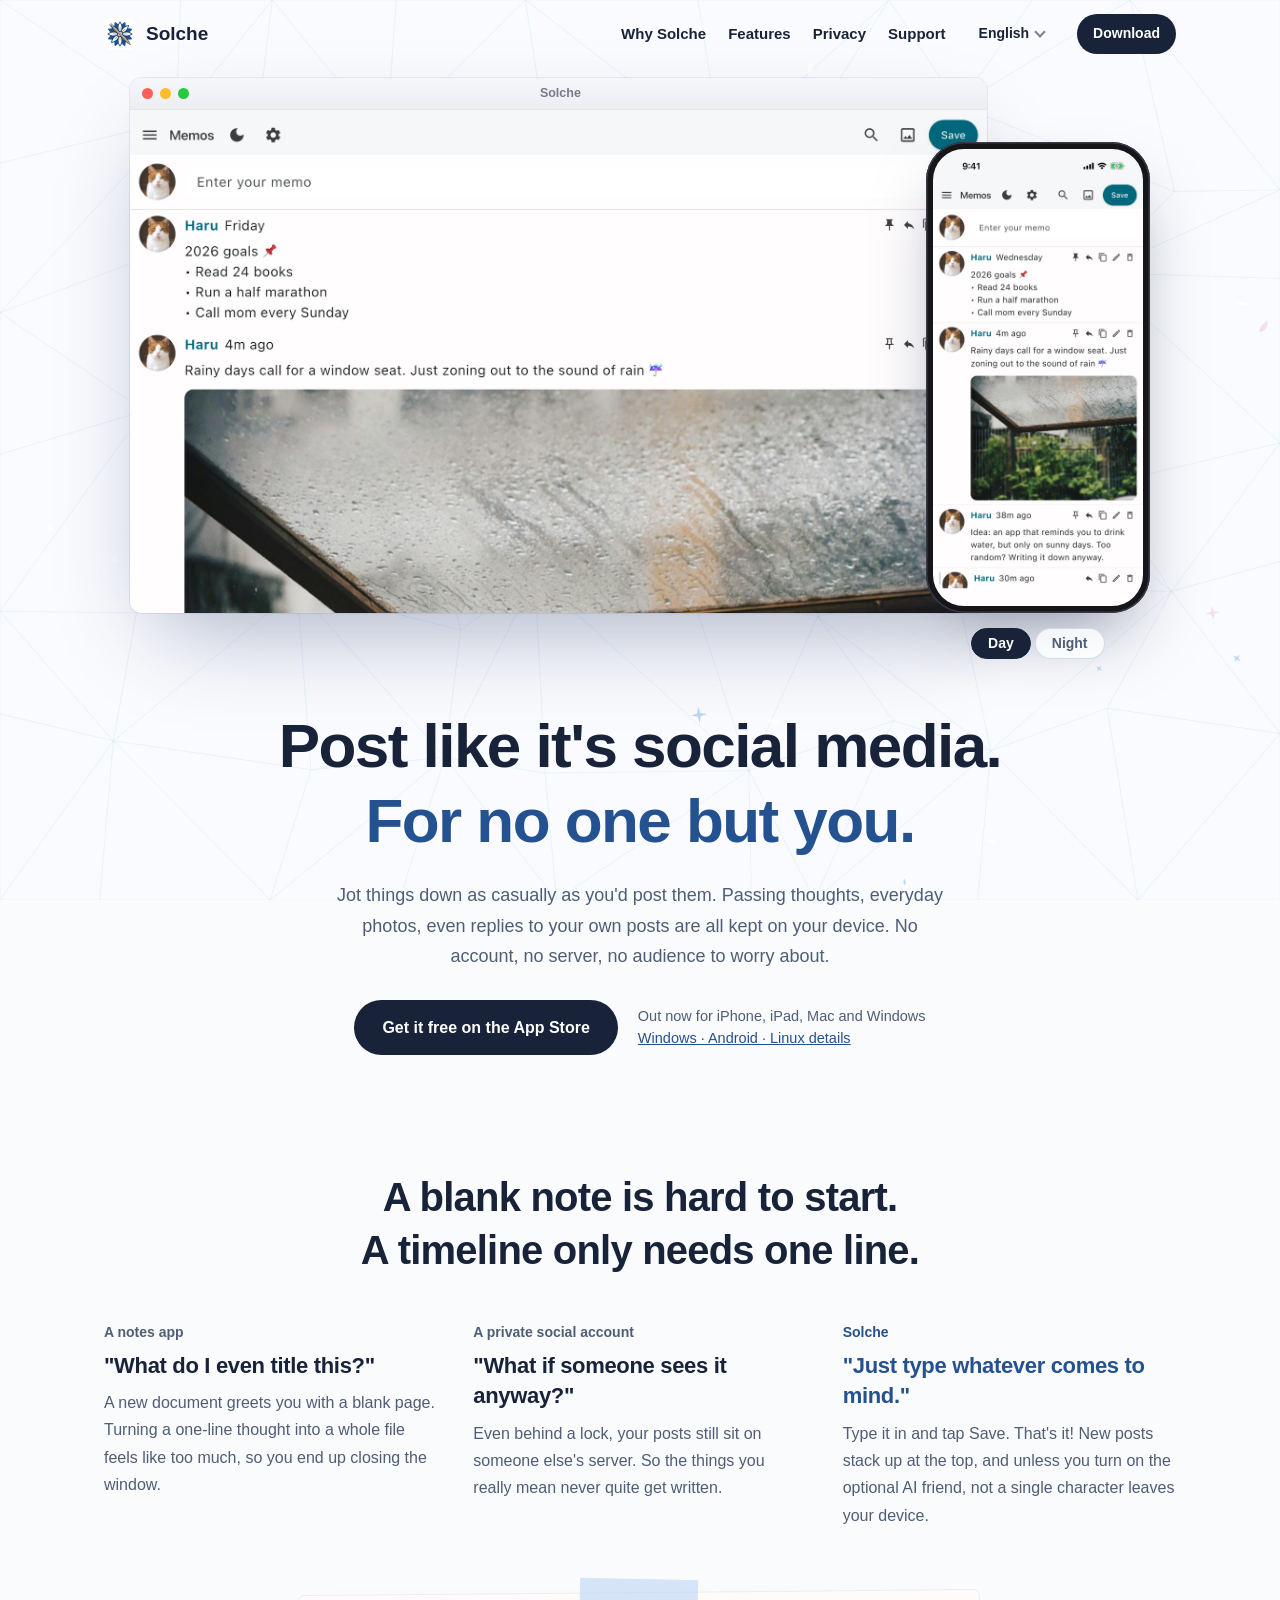
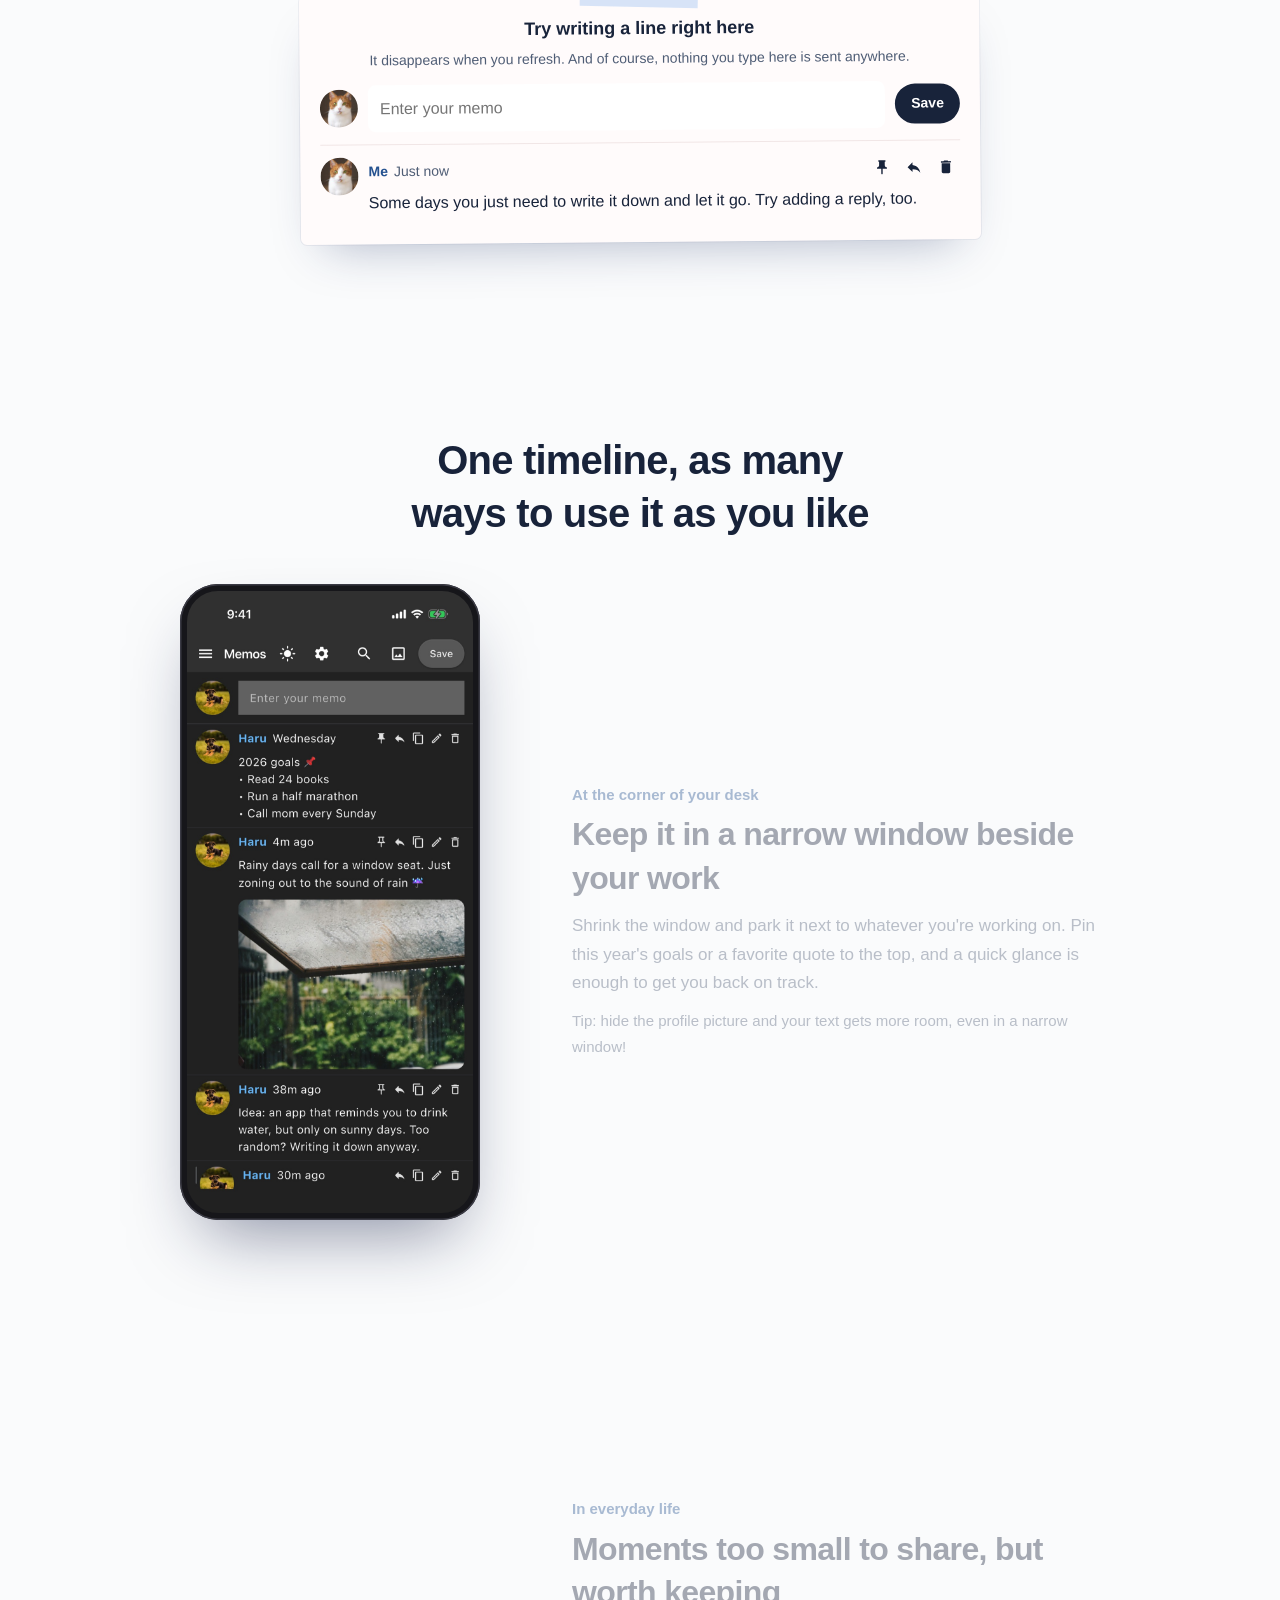
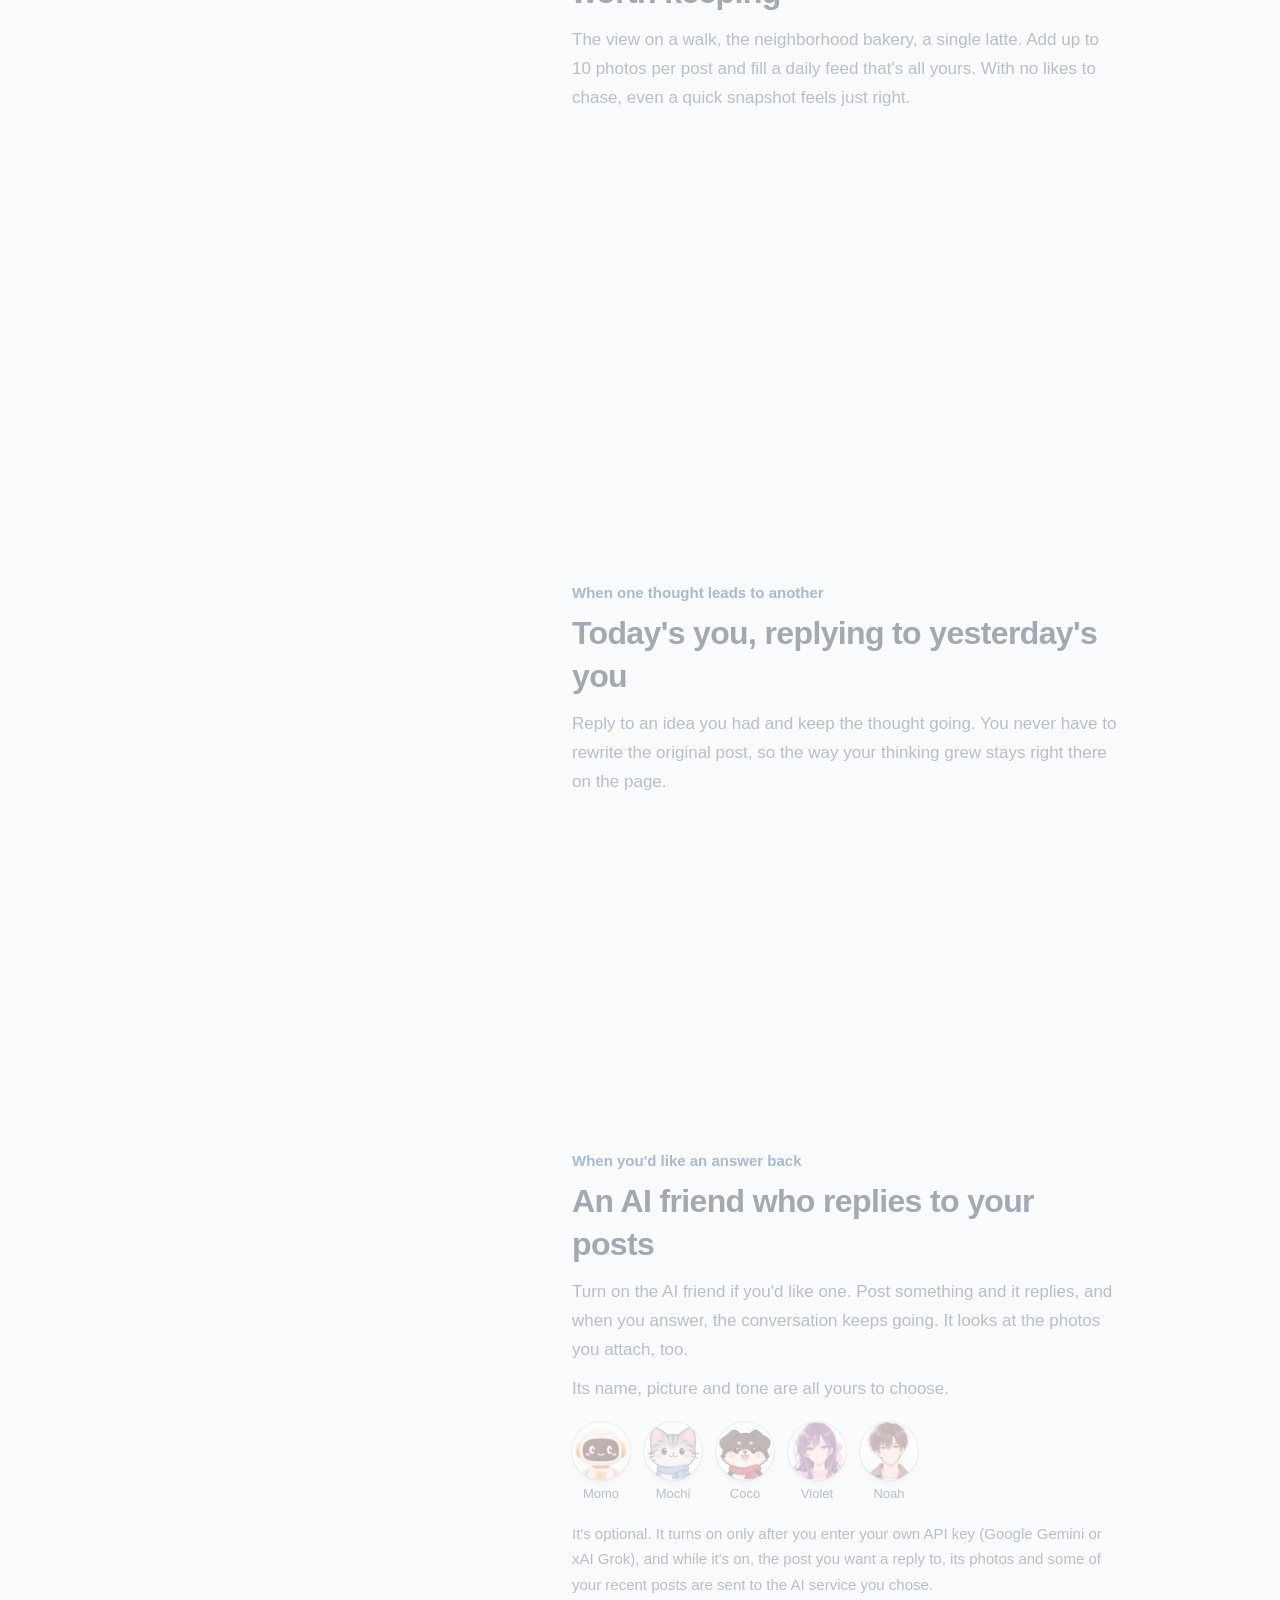
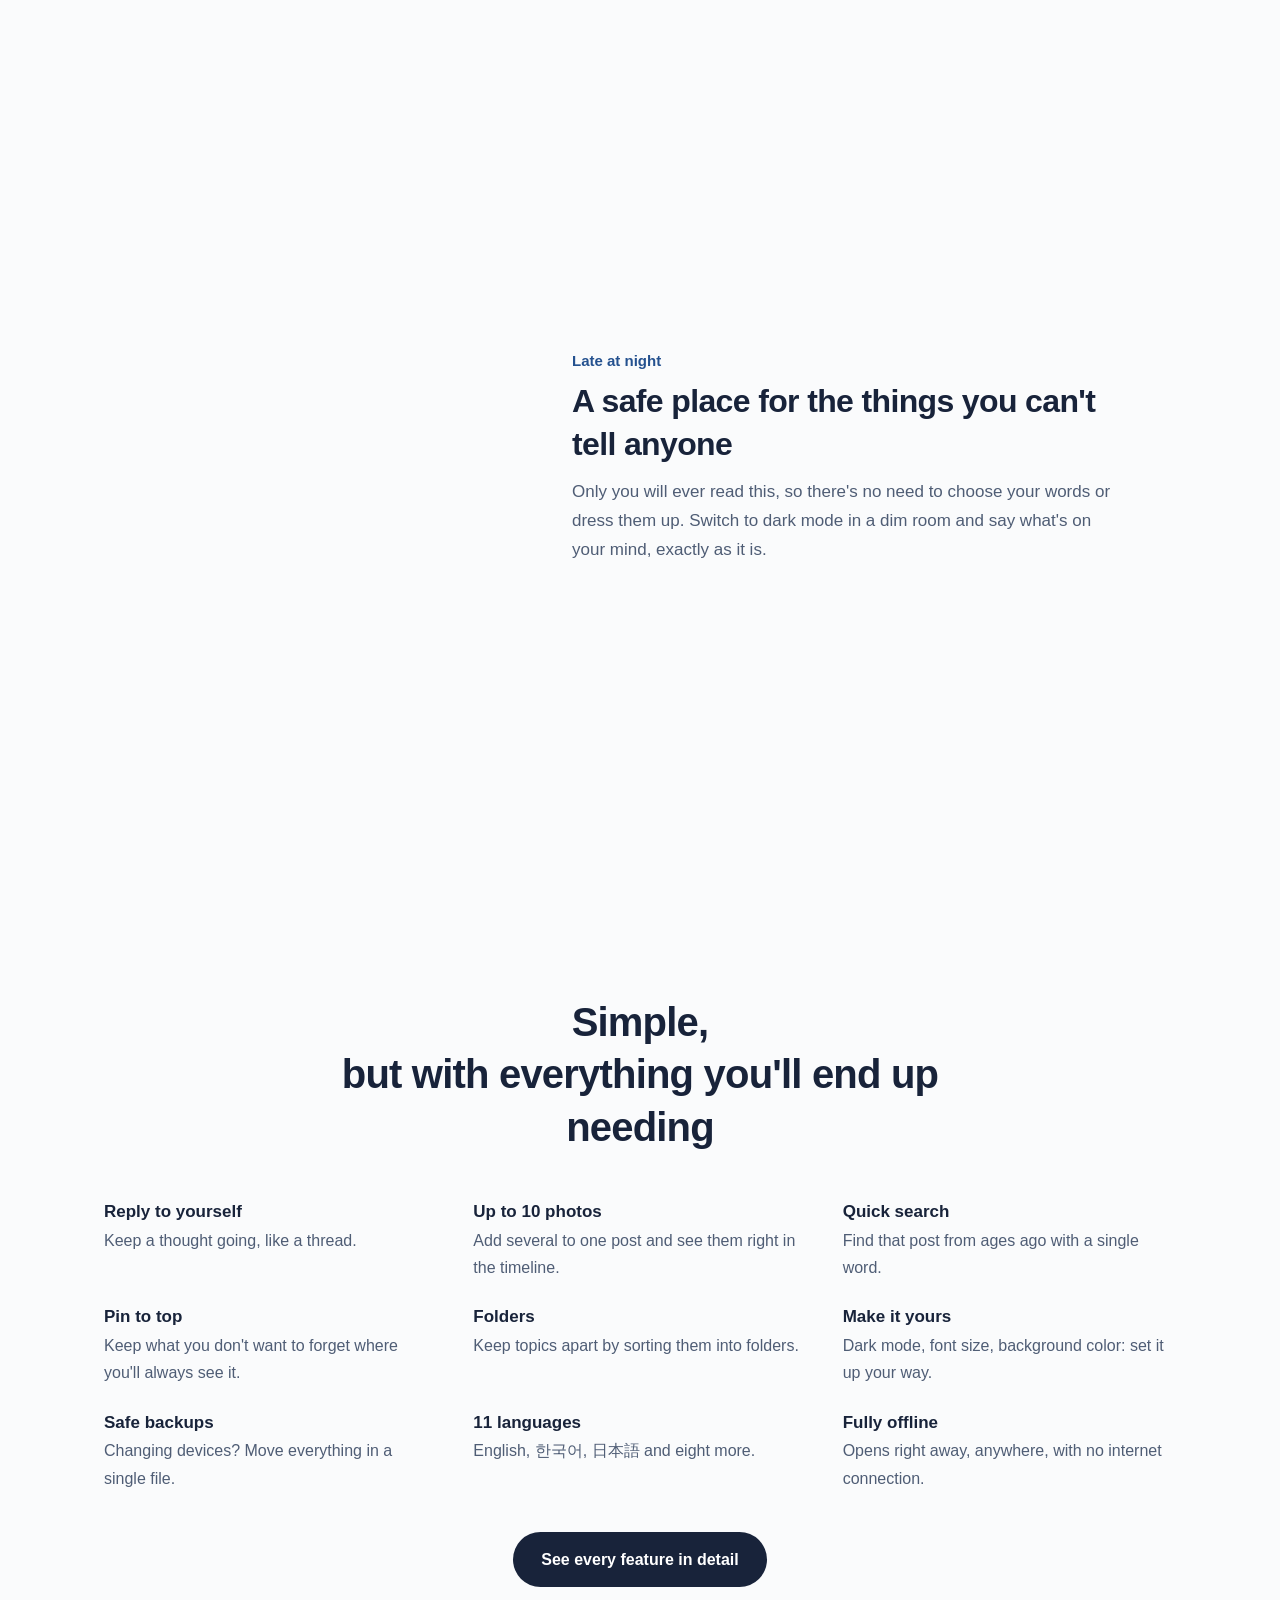
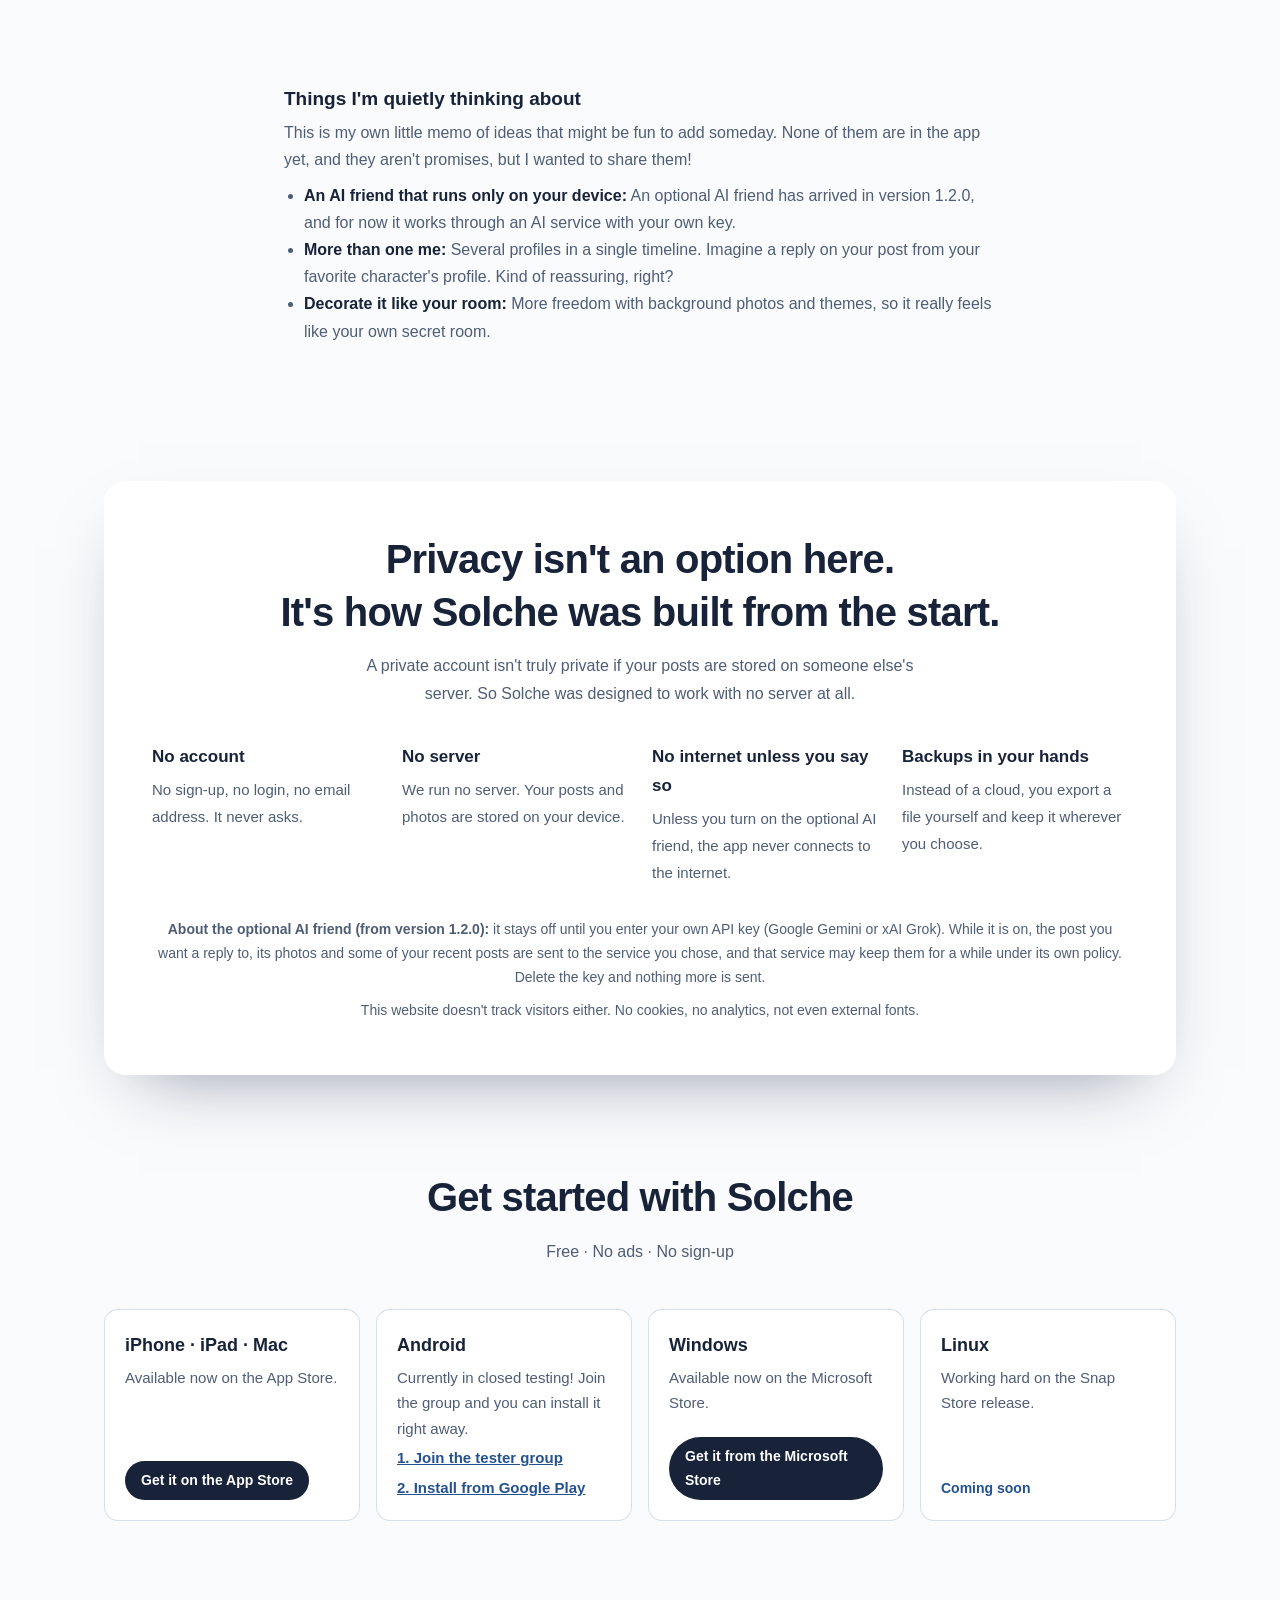
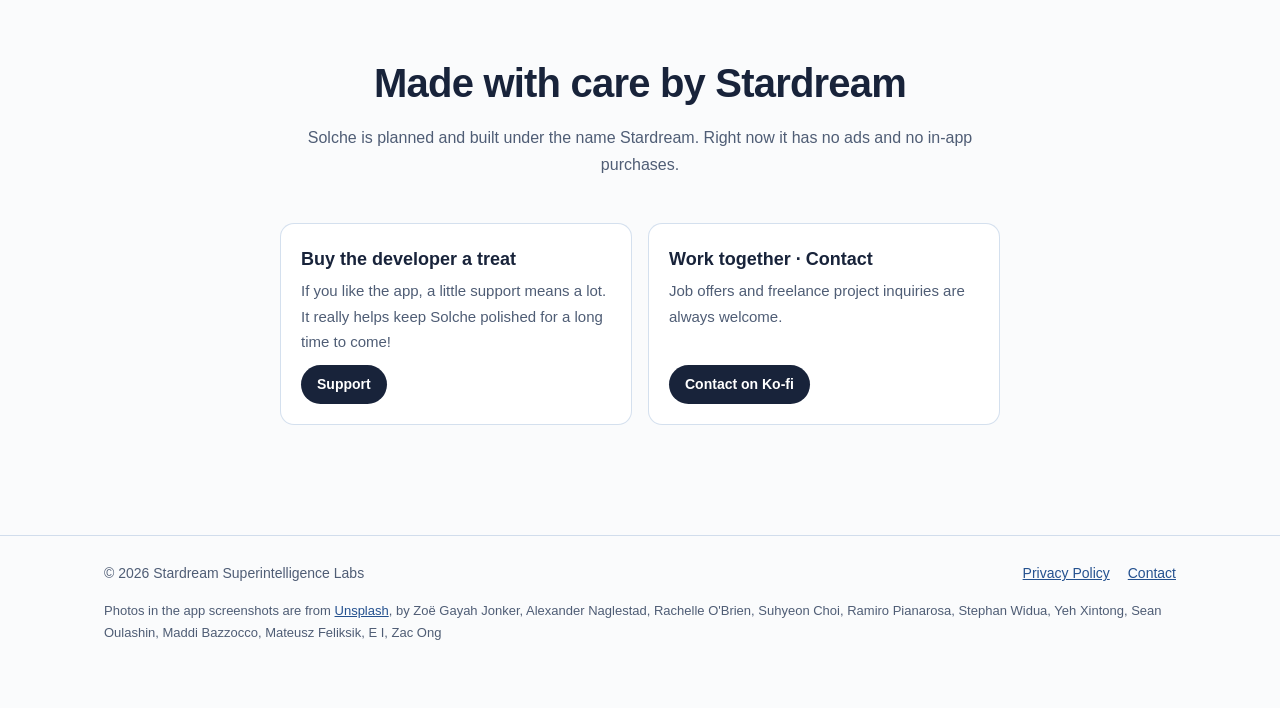
<file: index.html>
<!doctype html>
<html lang="en">
<head>
<meta charset="utf-8">
<meta name="viewport" content="width=device-width, initial-scale=1">
<title>Solche — Your private timeline</title>
<meta name="description" content="A social-style timeline that only you can see. No account, no server. Your posts and photos are stored on your device.">
<meta property="og:title" content="Solche — Your private timeline">
<meta property="og:description" content="No account, no server. Your posts and photos are stored on your device.">
<meta property="og:image" content="https://stardream-solche.github.io/img/en/og.jpg">
<link rel="canonical" href="https://stardream-solche.github.io/">
<link rel="alternate" hreflang="en" href="https://stardream-solche.github.io/">
<link rel="alternate" hreflang="ko" href="https://stardream-solche.github.io/ko/">
<link rel="alternate" hreflang="ja" href="https://stardream-solche.github.io/ja/">
<link rel="alternate" hreflang="x-default" href="https://stardream-solche.github.io/">
<meta property="og:type" content="website">
<meta property="og:url" content="https://stardream-solche.github.io/">
<meta property="og:site_name" content="Solche">
<meta property="og:image:width" content="1200">
<meta property="og:image:height" content="630">
<meta name="twitter:card" content="summary_large_image">
<script>(function(){try{var l=localStorage.getItem('solche-lang');if(!l){var a=navigator.languages||[navigator.language||''];for(var i=0;i<a.length;i++){var c=(a[i]||'').toLowerCase().slice(0,2);if(c==='ko'||c==='ja'||c==='en'){l=c;break}}}if(l==='ko'||l==='ja'){location.replace(''+l+'/'+location.hash)}}catch(e){}})();</script>
<link rel="icon" href="favicon.png">
<link rel="stylesheet" href="assets/site.css">
</head>
<body>
<canvas id="sky" aria-hidden="true"></canvas>

<header class="wrap nav">
  <a class="brand" href="./"><img src="img/icon.png" alt=""> Solche</a>
  <nav>
    <a class="nav-c" href="#why">Why Solche</a>
    <a href="guide/">Features</a>
    <a class="nav-b" href="#privacy">Privacy</a>
    <a class="nav-a" href="https://ko-fi.com/stardreamsuperintelligencelabs">Support</a>
    <details class="lang"><summary aria-label="Language">English</summary><div><a href="./" data-lang="en" lang="en" aria-current="true">English</a><a href="ko/" data-lang="ko" lang="ko">한국어</a><a href="ja/" data-lang="ja" lang="ja">日本語</a></div></details>
    <a class="btn small" href="#download">Download</a>
  </nav>
</header>

<main>
  <div class="wrap">
    <div class="stage">
      <div class="win">
        <div class="bar"><i></i><i></i><i></i><span>Solche</span></div>
        <div class="shot"><img src="img/en/desktop.jpg" alt="Solche timeline on a desktop" width="1800" height="1057"></div>
      </div>
      <div class="phone hero-phone" id="hero-phone">
        <img class="day" src="img/en/tl-light.jpg" alt="Solche timeline on a phone" width="900" height="1957">
        <img class="dark" src="img/en/tl-dark.jpg" alt="Solche timeline in dark mode" width="900" height="1957">
      </div>
      <div class="mode" role="group" aria-label="Phone screen brightness">
        <button type="button" class="on" data-mode="day" aria-pressed="true">Day</button>
        <button type="button" data-mode="dark" aria-pressed="false">Night</button>
      </div>
    </div>

    <div class="intro">
      <h1>Post like it's social media.<br><em>For no one but you.</em></h1>
      <p class="lead">Jot things down as casually as you'd post them. Passing thoughts, everyday photos, even replies to your own posts are all kept on your device. No account, no server, no audience to worry about.</p>
      <div class="cta">
        <a class="btn" href="https://apps.apple.com/app/solche/id6758111055">Get it free on the App Store</a>
        <span>Out now for iPhone, iPad, Mac and Windows<br><a href="#download">Windows · Android · Linux details</a></span>
      </div>
    </div>
  </div>

  <section id="why">
    <div class="wrap">
      <div class="head">
        <h2>A blank note is hard to start.<br>A timeline only needs one line.</h2>
      </div>
      <div class="three">
        <div class="say">
          <small>A notes app</small>
          <b>"What do I even title this?"</b>
          <p>A new document greets you with a blank page. Turning a one-line thought into a whole file feels like too much, so you end up closing the window.</p>
        </div>
        <div class="say">
          <small>A private social account</small>
          <b>"What if someone sees it anyway?"</b>
          <p>Even behind a lock, your posts still sit on someone else's server. So the things you really mean never quite get written.</p>
        </div>
        <div class="say solche">
          <small>Solche</small>
          <b>"Just type whatever comes to mind."</b>
          <p>Type it in and tap Save. That's it! New posts stack up at the top, and unless you turn on the optional AI friend, not a single character leaves your device.</p>
        </div>
      </div>

      <div class="try" aria-label="Try Solche right here">
        <span class="tape"></span>
        <div class="try-top">
          <b>Try writing a line right here</b>
          <span>It disappears when you refresh. And of course, nothing you type here is sent anywhere.</span>
        </div>
        <form id="try-form" class="try-form">
          <span class="ava" aria-hidden="true"></span>
          <input id="try-input" type="text" maxlength="200" placeholder="Enter your memo" aria-label="Memo input">
          <button class="btn small" type="submit">Save</button>
        </form>
        <div id="try-feed"></div>
      </div>
    </div>
  </section>

  <section id="scenes">
    <div class="wrap">
      <div class="head">
        <h2>One timeline, as many ways to use it as you like</h2>
      </div>
      <div class="scenes">
        <div class="scene-phone is-desk">
          <div class="phone" id="scene-phone">
            <img src="img/en/tl-light.jpg" alt="" width="900" height="1957" class="on">
            <img src="img/en/photos.jpg" alt="" width="900" height="1957" loading="lazy">
            <img src="img/en/thread.jpg" alt="" width="900" height="1957" loading="lazy">
            <img src="img/en/ai-thread.jpg" alt="" width="900" height="1957" loading="lazy">
            <img src="img/en/tl-dark.jpg" alt="" width="900" height="1957" loading="lazy">
            <div class="focus" id="scene-focus"></div>
          </div>
          <div class="desk stage" id="scene-desk" aria-hidden="true">
            <div class="desk-work"><div class="desk-bar"><span></span><span></span><span></span></div><i></i><i></i><i></i><i></i><i></i><i></i><i></i><i></i></div>
            <div class="desk-win">
              <div class="desk-bar"><span></span><span></span><span></span><b>Solche</b></div>
              <div class="desk-shot"><img src="img/en/desk-narrow.jpg" alt="" width="900" height="1500" loading="lazy"><div class="desk-focus"></div></div>
            </div>
          </div>
        </div>
        <div class="scene-text">
          <article data-scene="0" class="on">
            <small>At the corner of your desk</small>
            <h3>Keep it in a narrow window beside your work</h3>
            <p>Shrink the window and park it next to whatever you're working on. Pin this year's goals or a favorite quote to the top, and a quick glance is enough to get you back on track.</p>
            <p class="aside">Tip: hide the profile picture and your text gets more room, even in a narrow window!</p>
            <div class="desk inline">
            <div class="desk-work"><div class="desk-bar"><span></span><span></span><span></span></div><i></i><i></i><i></i><i></i><i></i><i></i><i></i><i></i></div>
            <div class="desk-win">
              <div class="desk-bar"><span></span><span></span><span></span><b>Solche</b></div>
              <div class="desk-shot"><img src="img/en/desk-narrow.jpg" alt="Solche in a narrow window at the side of a computer screen" width="900" height="1500" loading="lazy"><div class="desk-focus"></div></div>
            </div>
          </div>
          </article>
          <article data-scene="1">
            <small>In everyday life</small>
            <h3>Moments too small to share, but worth keeping</h3>
            <p>The view on a walk, the neighborhood bakery, a single latte. Add up to 10 photos per post and fill a daily feed that's all yours. With no likes to chase, even a quick snapshot feels just right.</p>
            <div class="phone inline"><img src="img/en/photos.jpg" alt="A post with three photos" width="900" height="1957" loading="lazy"></div>
          </article>
          <article data-scene="2">
            <small>When one thought leads to another</small>
            <h3>Today's you, replying to yesterday's you</h3>
            <p>Reply to an idea you had and keep the thought going. You never have to rewrite the original post, so the way your thinking grew stays right there on the page.</p>
            <div class="phone inline"><img src="img/en/thread.jpg" alt="Replies added under my own post" width="900" height="1957" loading="lazy"></div>
          </article>
          <article data-scene="3">
            <small>When you'd like an answer back</small>
            <h3>An AI friend who replies to your posts</h3>
            <p>Turn on the AI friend if you'd like one. Post something and it replies, and when you answer, the conversation keeps going. It looks at the photos you attach, too.</p>
            <p>Its name, picture and tone are all yours to choose.</p>
            <div class="friends">
              <figure><img src="img/ai/robot.jpg" alt="" width="160" height="160" loading="lazy"><figcaption>Momo</figcaption></figure>
              <figure><img src="img/ai/cat.jpg" alt="" width="160" height="160" loading="lazy"><figcaption>Mochi</figcaption></figure>
              <figure><img src="img/ai/dog.jpg" alt="" width="160" height="160" loading="lazy"><figcaption>Coco</figcaption></figure>
              <figure><img src="img/ai/woman.jpg" alt="" width="160" height="160" loading="lazy"><figcaption>Violet</figcaption></figure>
              <figure><img src="img/ai/man.jpg" alt="" width="160" height="160" loading="lazy"><figcaption>Noah</figcaption></figure>
            </div>
            <p class="aside">It's optional. It turns on only after you enter your own API key (Google Gemini or xAI Grok), and while it's on, the post you want a reply to, its photos and some of your recent posts are sent to the AI service you chose.</p>
            <div class="phone inline"><img src="img/en/ai-thread.jpg" alt="Replies exchanged with the AI friend" width="900" height="1957" loading="lazy"></div>
          </article>
          <article data-scene="4">
            <small>Late at night</small>
            <h3>A safe place for the things you can't tell anyone</h3>
            <p>Only you will ever read this, so there's no need to choose your words or dress them up. Switch to dark mode in a dim room and say what's on your mind, exactly as it is.</p>
            <div class="phone inline"><img src="img/en/tl-dark.jpg" alt="Timeline in dark mode" width="900" height="1957" loading="lazy"></div>
          </article>
        </div>
      </div>
    </div>
  </section>

  <section id="features">
    <div class="wrap">
      <div class="head">
        <h2>Simple,<br>but with everything you'll end up needing</h2>
      </div>
      <ul class="brief">
        <li><b>Reply to yourself</b>Keep a thought going, like a thread.</li>
        <li><b>Up to 10 photos</b>Add several to one post and see them right in the timeline.</li>
        <li><b>Quick search</b>Find that post from ages ago with a single word.</li>
        <li><b>Pin to top</b>Keep what you don't want to forget where you'll always see it.</li>
        <li><b>Folders</b>Keep topics apart by sorting them into folders.</li>
        <li><b>Make it yours</b>Dark mode, font size, background color: set it up your way.</li>
        <li><b>Safe backups</b>Changing devices? Move everything in a single file.</li>
        <li><b>11 languages</b>English, 한국어, 日本語 and eight more.</li>
        <li><b>Fully offline</b>Opens right away, anywhere, with no internet connection.</li>
      </ul>
      <p class="more"><a class="btn" href="guide/">See every feature in detail</a></p>
    </div>
  </section>

  <section id="ideas">
    <div class="wrap narrow">
      <div class="ideas">
        <h3>Things I'm quietly thinking about</h3>
        <p>This is my own little memo of ideas that might be fun to add someday. None of them are in the app yet, and they aren't promises, but I wanted to share them!</p>
        <ul>
          <li><b>An AI friend that runs only on your device:</b> An optional AI friend has arrived in version 1.2.0, and for now it works through an AI service with your own key.</li>
          <li><b>More than one me:</b> Several profiles in a single timeline. Imagine a reply on your post from your favorite character's profile. Kind of reassuring, right?</li>
          <li><b>Decorate it like your room:</b> More freedom with background photos and themes, so it really feels like your own secret room.</li>
        </ul>
      </div>
    </div>
  </section>

  <section id="privacy">
    <div class="wrap">
      <div class="panel">
        <h2>Privacy isn't an option here.<br>It's how Solche was built from the start.</h2>
        <p class="sub">A private account isn't truly private if your posts are stored on someone else's server. So Solche was designed to work with no server at all.</p>
        <div class="four">
          <div><b>No account</b><span>No sign-up, no login, no email address. It never asks.</span></div>
          <div><b>No server</b><span>We run no server. Your posts and photos are stored on your device.</span></div>
          <div><b>No internet unless you say so</b><span>Unless you turn on the optional AI friend, the app never connects to the internet.</span></div>
          <div><b>Backups in your hands</b><span>Instead of a cloud, you export a file yourself and keep it wherever you choose.</span></div>
        </div>
        <p class="site-note"><b>About the optional AI friend (from version 1.2.0):</b> it stays off until you enter your own API key (Google Gemini or xAI Grok). While it is on, the post you want a reply to, its photos and some of your recent posts are sent to the service you chose, and that service may keep them for a while under its own policy. Delete the key and nothing more is sent.</p>
        <p class="site-note">This website doesn't track visitors either. No cookies, no analytics, not even external fonts.</p>
      </div>
    </div>
  </section>

  <section id="download">
    <div class="wrap">
      <div class="head">
        <h2>Get started with Solche</h2>
        <p>Free · No ads · No sign-up</p>
      </div>
      <div class="plats">
        <div>
          <b>iPhone · iPad · Mac</b><span>Available now on the App Store.</span>
          <a class="btn small" href="https://apps.apple.com/app/solche/id6758111055">Get it on the App Store</a>
        </div>
        <div>
          <b>Android</b><span>Currently in closed testing! Join the group and you can install it right away.</span>
          <a href="https://groups.google.com/g/solche-testers">1. Join the tester group</a>
          <a href="https://play.google.com/apps/testing/com.firststarhana.solche">2. Install from Google Play</a>
        </div>
        <div>
          <b>Windows</b><span>Available now on the Microsoft Store.</span>
          <a class="btn small" href="https://apps.microsoft.com/detail/9P13CN23QGMH">Get it from the Microsoft Store</a>
        </div>
        <div><b>Linux</b><span>Working hard on the Snap Store release.</span><em>Coming soon</em></div>
      </div>
    </div>
  </section>

  <section id="maker">
    <div class="wrap">
      <div class="head">
        <h2>Made with care by Stardream</h2>
        <p>Solche is planned and built under the name Stardream. Right now it has no ads and no in-app purchases.</p>
      </div>
      <div class="maker">
        <div>
          <b>Buy the developer a treat</b>
          <span>If you like the app, a little support means a lot. It really helps keep Solche polished for a long time to come!</span>
          <a class="btn small" href="https://ko-fi.com/stardreamsuperintelligencelabs">Support</a>
        </div>
        <div>
          <b>Work together · Contact</b>
          <span>Job offers and freelance project inquiries are always welcome.</span>
          <a class="btn small" href="https://ko-fi.com/stardreamsuperintelligencelabs">Contact on Ko-fi</a>
        </div>
      </div>
    </div>
  </section>
</main>

<footer>
  <div class="wrap">
    <span>© 2026 Stardream Superintelligence Labs</span>
    <span class="links">
      <a href="https://ko-fi.com/post/Privacy-Policy-for-Solche-X1Q321Q5OX">Privacy Policy</a>
      <a href="https://ko-fi.com/stardreamsuperintelligencelabs">Contact</a>
    </span>
    <p class="credit">Photos in the app screenshots are from <a href="https://unsplash.com">Unsplash</a>, by Zoë Gayah Jonker, Alexander Naglestad, Rachelle O'Brien, Suhyeon Choi, Ramiro Pianarosa, Stephan Widua, Yeh Xintong, Sean Oulashin, Maddi Bazzocco, Mateusz Feliksik, E I, Zac Ong</p>
  </div>
</footer>

<script>window.SOLCHE={"me": "Me", "now": "Just now", "pin": "Pin", "pinned": "Pinned", "reply": "Reply", "replyPh": "Write a reply", "replyLabel": "Reply input", "save": "Save", "del": "Delete", "screen": " screen", "sample": "Some days you just need to write it down and let it go. Try adding a reply, too.", "focus": [[21.5, 16.3], [23.5, 39.8], [21.7, 36.0], [35.7, 52.5], null]};</script>
<script src="assets/site.js"></script>
</body>
</html>
</file>
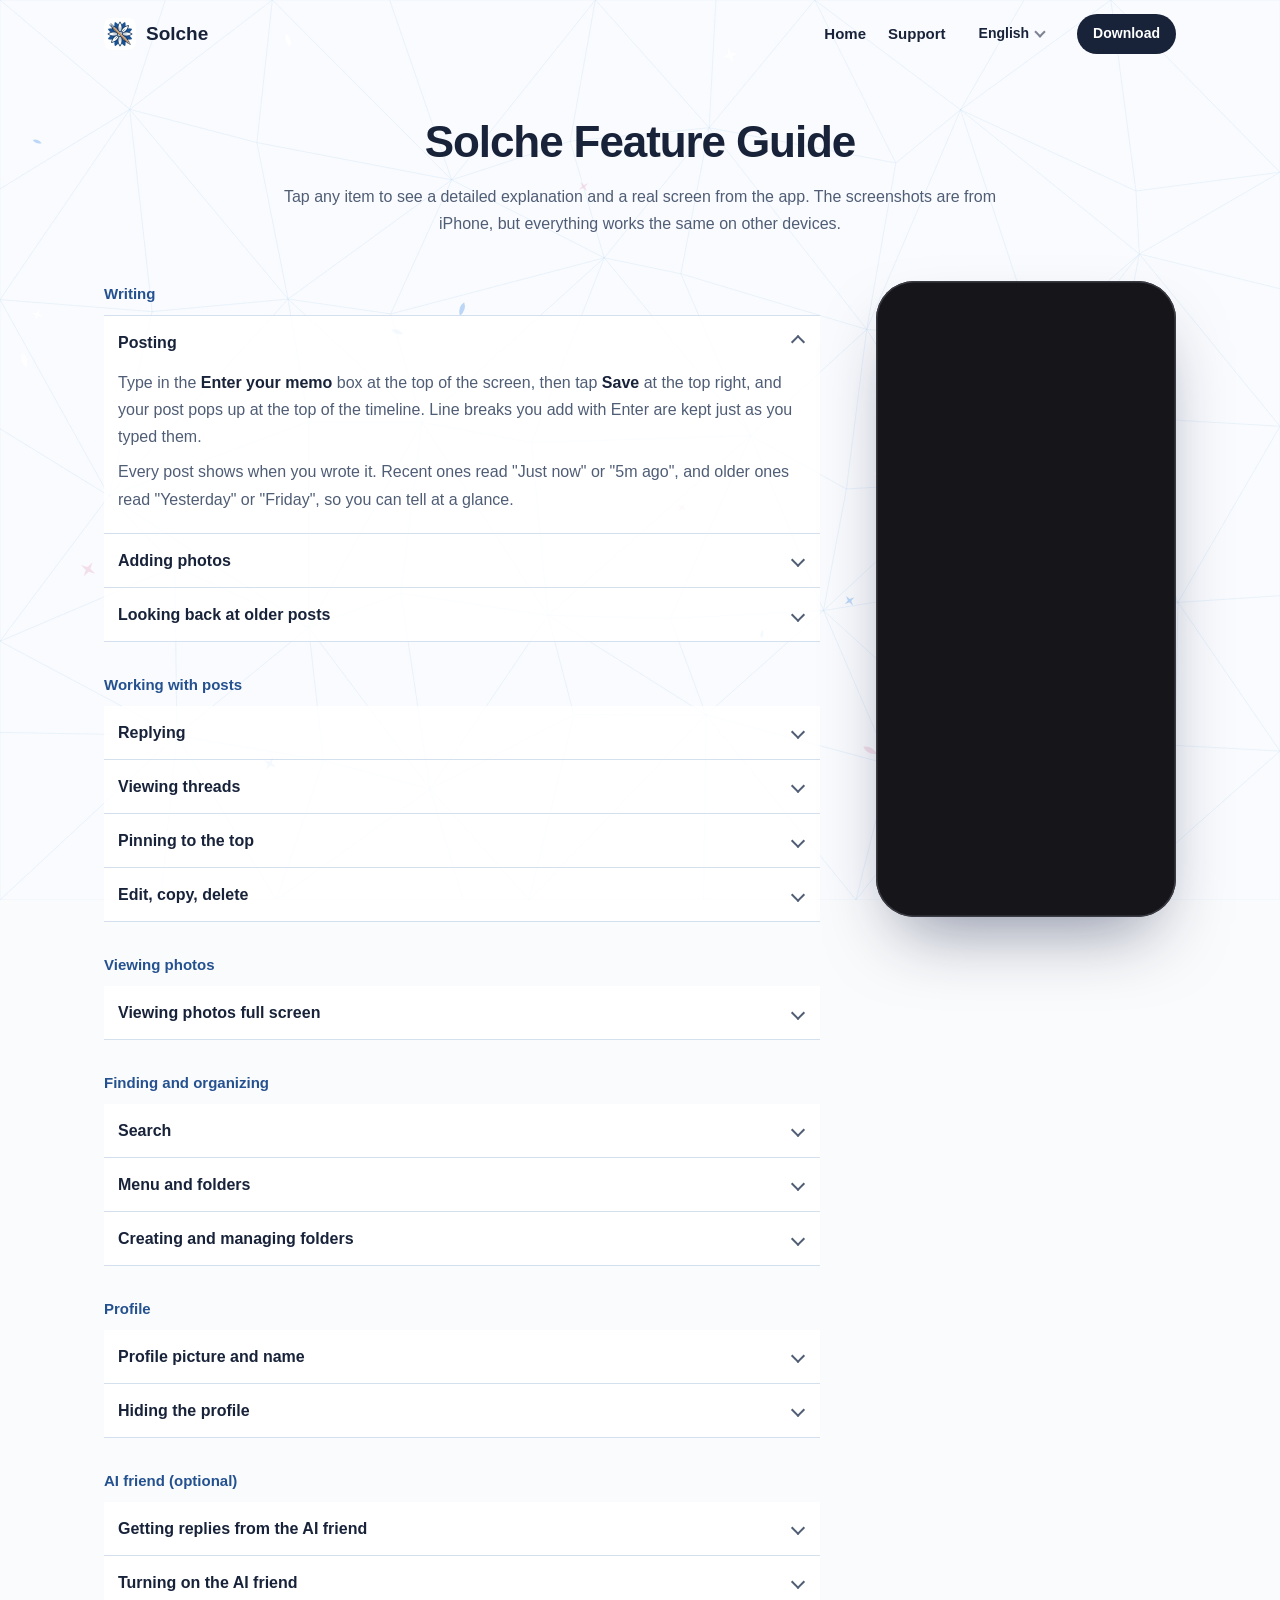
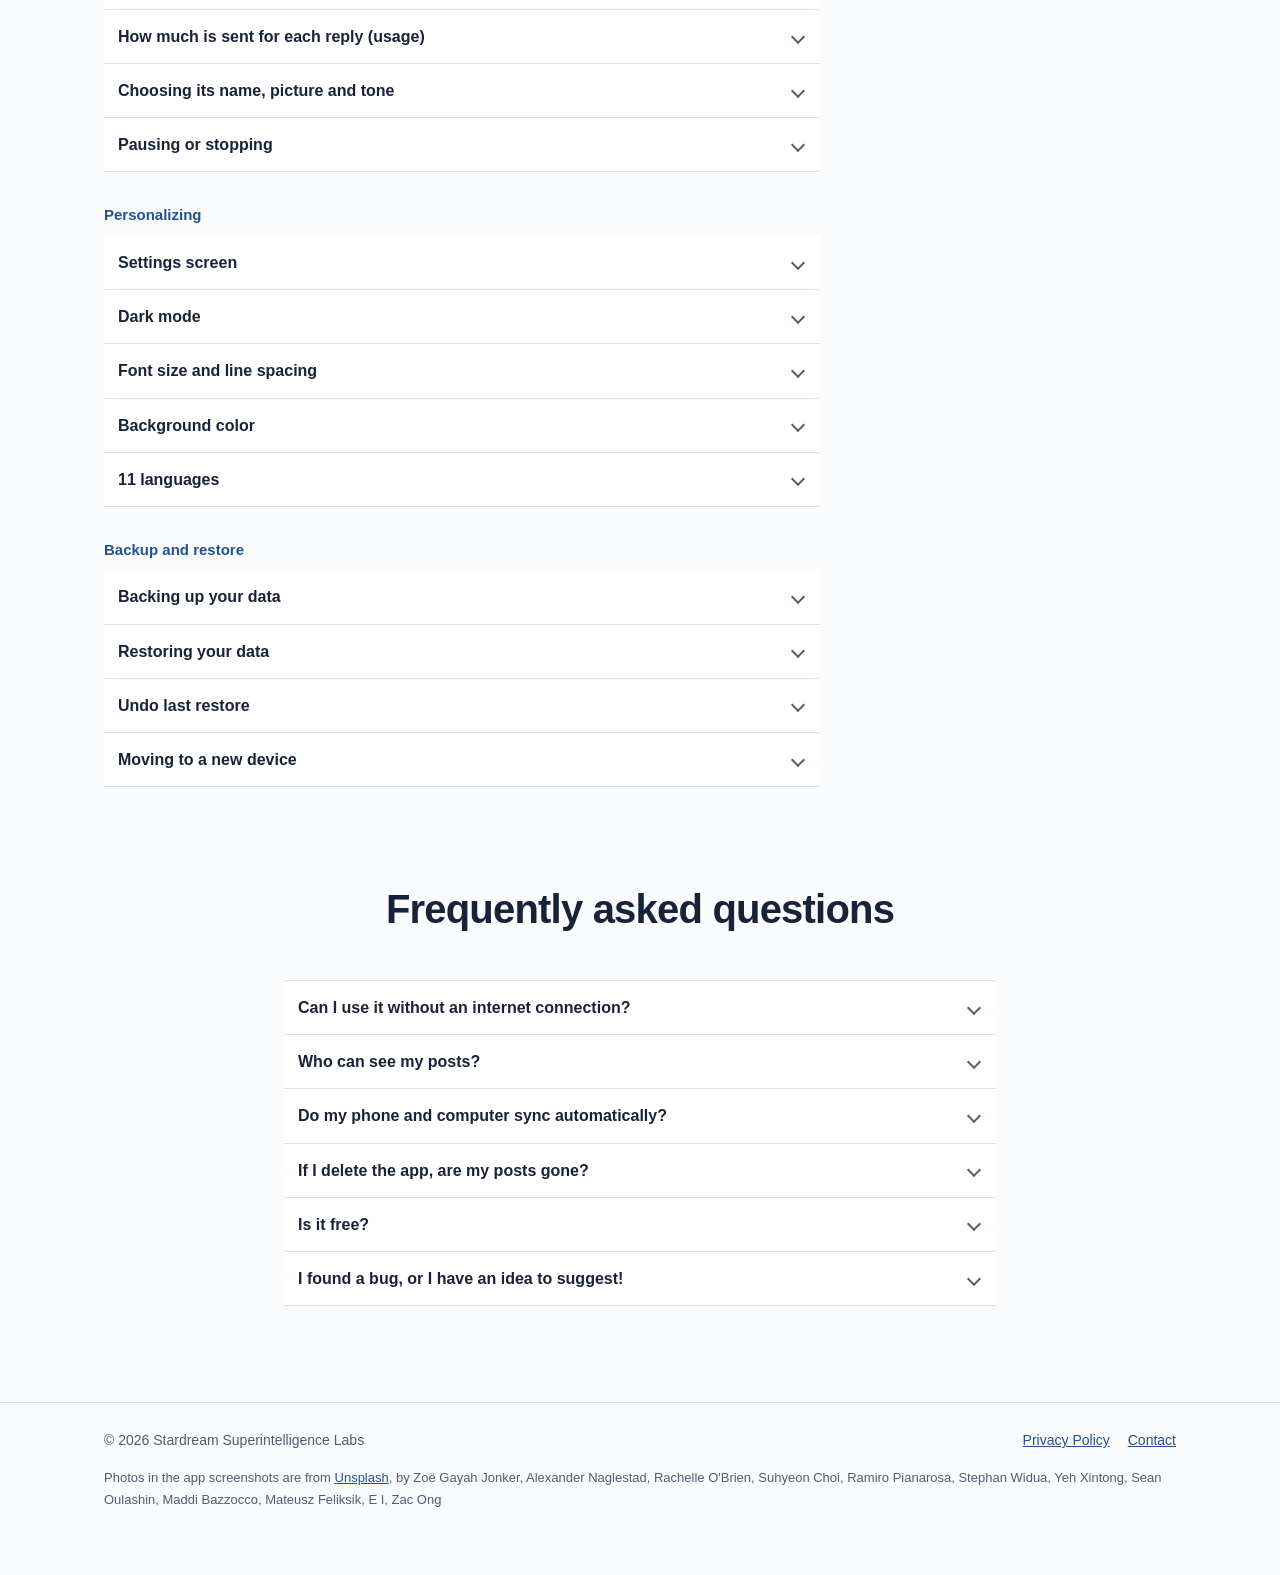
<file: guide/index.html>
<!doctype html>
<html lang="en">
<head>
<meta charset="utf-8">
<meta name="viewport" content="width=device-width, initial-scale=1">
<title>Solche Feature Guide</title>
<meta name="description" content="Every Solche feature, explained with real screens from the app.">
<link rel="canonical" href="https://stardream-solche.github.io/guide/">
<link rel="alternate" hreflang="en" href="https://stardream-solche.github.io/guide/">
<link rel="alternate" hreflang="ko" href="https://stardream-solche.github.io/ko/guide/">
<link rel="alternate" hreflang="ja" href="https://stardream-solche.github.io/ja/guide/">
<link rel="alternate" hreflang="x-default" href="https://stardream-solche.github.io/guide/">
<meta property="og:type" content="website">
<meta property="og:url" content="https://stardream-solche.github.io/guide/">
<meta property="og:site_name" content="Solche">
<meta property="og:title" content="Solche Feature Guide">
<meta property="og:description" content="Every Solche feature, explained with real screens from the app.">
<meta property="og:image" content="https://stardream-solche.github.io/img/en/og.jpg">
<meta property="og:image:width" content="1200">
<meta property="og:image:height" content="630">
<meta name="twitter:card" content="summary_large_image">
<script>(function(){try{var l=localStorage.getItem('solche-lang');if(!l){var a=navigator.languages||[navigator.language||''];for(var i=0;i<a.length;i++){var c=(a[i]||'').toLowerCase().slice(0,2);if(c==='ko'||c==='ja'||c==='en'){l=c;break}}}if(l==='ko'||l==='ja'){location.replace('../'+l+'/guide/'+location.hash)}}catch(e){}})();</script>
<link rel="icon" href="../favicon.png">
<link rel="stylesheet" href="../assets/site.css">
</head>
<body class="guide">
<canvas id="sky" aria-hidden="true"></canvas>

<header class="wrap nav">
  <a class="brand" href="../"><img src="../img/icon.png" alt=""> Solche</a>
  <nav>
    <a href="../">Home</a>
    <a class="nav-g" href="https://ko-fi.com/stardreamsuperintelligencelabs">Support</a>
    <details class="lang"><summary aria-label="Language">English</summary><div><a href="../guide/" data-lang="en" lang="en" aria-current="true">English</a><a href="../ko/guide/" data-lang="ko" lang="ko">한국어</a><a href="../ja/guide/" data-lang="ja" lang="ja">日本語</a></div></details>
    <a class="btn small" href="../#download">Download</a>
  </nav>
</header>

<main>
  <section id="features">
    <div class="wrap">
      <div class="head">
        <h1>Solche Feature Guide</h1>
        <p>Tap any item to see a detailed explanation and a real screen from the app. The screenshots are from iPhone, but everything works the same on other devices.</p>
      </div>
      <div class="feat">
        <div class="feat-list">
          <h3>Writing</h3>
          <details name="feat" open data-img="tl-light">
            <summary>Posting</summary>
            <div class="body">
              <p>Type in the <b>Enter your memo</b> box at the top of the screen, then tap <b>Save</b> at the top right, and your post pops up at the top of the timeline. Line breaks you add with Enter are kept just as you typed them.</p>
              <p>Every post shows when you wrote it. Recent ones read "Just now" or "5m ago", and older ones read "Yesterday" or "Friday", so you can tell at a glance.</p>
            </div>
          </details>
          <details name="feat" data-img="photos">
            <summary>Adding photos</summary>
            <div class="body">
              <p>Tap the photo icon in the top bar and choose your photos. One post can easily hold up to 10. Post photos on their own, or together with a story.</p>
            </div>
          </details>
          <details name="feat" data-img="photos2">
            <summary>Looking back at older posts</summary>
            <div class="body">
              <p>Keep scrolling down and your older posts load smoothly, one after another.</p>
            </div>
          </details>

          <h3>Working with posts</h3>
          <details name="feat" data-img="reply">
            <summary>Replying</summary>
            <div class="body">
              <p>Tap the reply icon (the curved arrow) on the right of a post, and you can add your thoughts right below it while looking at the original. Perfect for continuing a first thought or adding a follow-up later.</p>
            </div>
          </details>
          <details name="feat" data-img="thread">
            <summary>Viewing threads</summary>
            <div class="body">
              <p>Replies are grouped under the original post with a vertical line, so you can read how your thinking went at a glance. And yes, you can reply to a reply!</p>
            </div>
          </details>
          <details name="feat" data-img="tl-flower">
            <summary>Pinning to the top</summary>
            <div class="body">
              <p>Tap the pushpin button and the post stays at the very top of your timeline. Tap it again any time to unpin.</p>
              <p>If you've pinned several posts, you can arrange them in any order. On a phone, press and hold a post and drag it. On a computer, just drag it with the mouse.</p>
            </div>
          </details>
          <details name="feat" data-img="edit">
            <summary>Edit, copy, delete</summary>
            <div class="body">
              <p>Use the small buttons lined up at the top right of each post. The pencil edits, the overlapping squares copy the text, and the trash can deletes. To prevent accidents, it asks once more before deleting.</p>
            </div>
          </details>

          <h3>Viewing photos</h3>
          <details name="feat" data-img="viewer">
            <summary>Viewing photos full screen</summary>
            <div class="body">
              <p>Tap a photo in the timeline and it opens across the whole screen. Pinch with two fingers to zoom in, or swipe sideways to browse the other photos in the same post.</p>
              <p>On a computer, use the arrow keys (<kbd>←</kbd> <kbd>→</kbd>) to flip through photos, and press <kbd>Esc</kbd> to close.</p>
            </div>
          </details>

          <h3>Finding and organizing</h3>
          <details name="feat" data-img="search">
            <summary>Search</summary>
            <div class="body">
              <p>Tap the magnifying glass at the top and type a word you remember. Only posts containing that word are shown, and tapping X takes you back to your timeline.</p>
            </div>
          </details>
          <details name="feat" data-img="drawer">
            <summary>Menu and folders</summary>
            <div class="body">
              <p>Open the <b>menu (≡)</b> at the top left to see your folders and how many posts each one holds. Tap a folder to jump to its timeline, and anything new you write goes into that folder.</p>
            </div>
          </details>
          <details name="feat" data-img="folders">
            <summary>Creating and managing folders</summary>
            <div class="body">
              <p><b>Create Folder</b> makes a new space, and <b>Manage Folders</b> lets you rename or tidy them up any time.</p>
              <p>Even if you delete a folder, the posts inside aren't lost. They move safely to the default folder. (The default folder itself can't be deleted.)</p>
            </div>
          </details>

          <h3>Profile</h3>
          <details name="feat" data-img="profile">
            <summary>Profile picture and name</summary>
            <div class="body">
              <p>Go to <b>Menu → Edit Profile</b> to set a profile picture and name you like. Your profile then appears next to every post in your timeline.</p>
            </div>
          </details>
          <details name="feat" data-img="noprofile">
            <summary>Hiding the profile</summary>
            <div class="body">
              <p>Turn off the <b>Show Profile Icon</b> switch and the round profile area disappears, leaving much more room for your text. Especially recommended when you keep Solche in a narrow window on a desktop!</p>
            </div>
          </details>

          <h3>AI friend (optional)</h3>
          <details name="feat" data-img="ai-thread">
            <summary>Getting replies from the AI friend</summary>
            <div class="body">
              <p>While the AI friend is on, each new post you write gets a reply from it underneath. It looks at the photos you attach, too.</p>
              <p>Reply to the AI friend's reply and the conversation keeps going. It doesn't jump in on replies you write to your own posts.</p>
            </div>
          </details>
          <details name="feat" data-img="ai-key">
            <summary>Turning on the AI friend</summary>
            <div class="body">
              <p>Go to <b>Settings → AI friend</b>, choose an AI service (Google Gemini or xAI Grok) and enter your own <b>API key</b> to turn it on. The key screen walks you through how to get one, and a Google key can be started for free.</p>
              <p>While it's on, each time you get a reply, the posts and photos in that thread and some recent posts from the same folder are sent to the AI service you chose, and that service may keep them for a while under its own policy. The key is stored only on this device and is not included in backup files.</p>
            </div>
          </details>
          <details name="feat" data-img="ai-thread">
            <summary>How much is sent for each reply (usage)</summary>
            <div class="body">
              <p>AI services count usage by the amount of text and photos exchanged (tokens). Each time the AI friend replies, everything below is sent again from the start.</p>
              <p><b>The current thread</b>: the whole conversation from the original post down to the one you just wrote (up to 50 posts above it). The text is not shortened.</p>
              <p><b>Photos</b>: up to the 4 most recent photos you posted in that conversation (JPG or PNG, up to 15 MB each).</p>
              <p><b>Recent posts in the same folder</b>: the 20 most recent original posts, together with their replies. Replies are not counted separately, however many there are. Each post is sent up to 300 characters and everything together up to 6,000 characters; beyond that, the oldest posts are left out.</p>
              <p><b>Instructions</b>: everything you wrote in Settings.</p>
              <p>So the longer a conversation grows under one post, the more is sent each time. In a conversation with 50 replies, those 50 are sent again for every new reply. To use less, start a new post for a new topic and attach photos only when you need them.</p>
              <p>You can see what you actually used, and any cost, on the usage page of the AI service you chose.</p>
            </div>
          </details>
          <details name="feat" data-img="ai-friend">
            <summary>Choosing its name, picture and tone</summary>
            <div class="body">
              <p>In <b>Settings → AI friend</b>, tap the round picture to choose a profile picture, and give your friend a name. In <b>Instructions</b> you can freely describe the tone and the kind of replies you'd like.</p>
            </div>
          </details>
          <details name="feat" data-img="ai-friend">
            <summary>Pausing or stopping</summary>
            <div class="body">
              <p>Turn off the <b>Get replies</b> switch and no new replies are added, while existing replies stay. Tap <b>Delete key</b> under <b>API key</b> and nothing more is sent from then on.</p>
              <p>If a reply from the AI friend is inappropriate, you can report it with the flag button on that reply.</p>
            </div>
          </details>

          <h3>Personalizing</h3>
          <details name="feat" data-img="settings">
            <summary>Settings screen</summary>
            <div class="body">
              <p>Tap the gear icon at the top, or go to <b>Menu → Settings</b>, to change the font size, dark mode, language and background color to your taste, and to back up or restore your data.</p>
            </div>
          </details>
          <details name="feat" data-img="tl-dark">
            <summary>Dark mode</summary>
            <div class="body">
              <p>Tap the moon button in the top bar for a calm dark mode, and tap the sun button to switch straight back to the bright daytime look.</p>
            </div>
          </details>
          <details name="feat" data-img="fontsize">
            <summary>Font size and line spacing</summary>
            <div class="body">
              <p>In <b>Adjust Font Size</b>, slide left or right to find the size that's easiest on your eyes. The preview text shows you the result right away.</p>
              <p>Line spacing comes in three levels: <b>Narrow</b>, <b>Normal</b>, <b>Wide</b>.</p>
            </div>
          </details>
          <details name="feat" data-img="bgcolor">
            <summary>Background color</summary>
            <div class="body">
              <p>In <b>Adjust Background Color</b>, pick a shade you like or type in R, G and B values. Buttons and name colors adjust to match the tone you choose.</p>
            </div>
          </details>
          <details name="feat" data-img="language">
            <summary>11 languages</summary>
            <div class="body">
              <p>On first launch the app follows your device language, and you can switch to any of the 11 languages at any time from <b>Select Language</b> in Settings.</p>
              <p>English, 한국어, 日本語, 简体中文, 繁體中文, Español, Português, Français, Deutsch, Bahasa Indonesia, Русский</p>
            </div>
          </details>

          <h3>Backup and restore</h3>
          <details name="feat" data-img="settings">
            <summary>Backing up your data</summary>
            <div class="body">
              <p>Tap <b>Settings → Backup Data</b> and every post, photo, folder and setting so far is bundled into a single file. You choose where to save it. Before deleting the app or changing devices, don't forget to back up!</p>
            </div>
          </details>
          <details name="feat" data-img="settings">
            <summary>Restoring your data</summary>
            <div class="body">
              <p>In <b>Settings → Restore Data</b>, choose a backup file you saved and your timeline and settings go back to exactly how they were then. What's currently on the device is overwritten by the backup, so if you want to keep your current posts too, back up first.</p>
              <p>If the file isn't a valid Solche backup, the restore stops by itself and your existing data stays safe.</p>
            </div>
          </details>
          <details name="feat" data-img="settings">
            <summary>Undo last restore</summary>
            <div class="body">
              <p>Right after a restore, an <b>Undo last restore</b> button appears in Settings. Even if you picked an old backup by mistake, you can go straight back to how things were just before the restore.</p>
            </div>
          </details>
          <details name="feat" data-img="about">
            <summary>Moving to a new device</summary>
            <div class="body">
              <p>Make a backup file on your old device, move it to the new one by email, cloud drive, USB or whatever is easiest, then tap restore. That's the whole move.</p>
              <p>You can see exactly where on your device the data is stored under <b>Menu → About this App</b>.</p>
            </div>
          </details>
        </div>
        <div class="feat-slot" id="feat-slot">
          <div class="phone" id="feat-phone"><img id="feat-img" src="../img/en/tl-light.jpg" alt="Solche screen" width="900" height="1957"></div>
        </div>
      </div>
    </div>
  </section>

  <section id="faq">
    <div class="wrap narrow">
      <div class="head">
        <h2>Frequently asked questions</h2>
      </div>
      <div class="feat-list">
        <details name="faq">
          <summary>Can I use it without an internet connection?</summary>
          <div class="body"><p>Of course! Unless you turn on the optional AI friend, Solche never connects to the internet at all, so it works just as smoothly on a plane or anywhere without signal. (Only the AI friend's replies need a connection.)</p></div>
        </details>
        <details name="faq">
          <summary>Who can see my posts?</summary>
          <div class="body"><p>Only you. Every post and photo is stored on your device, and unless you turn on the optional AI friend, nothing is sent anywhere. (With the AI friend on, the post you want a reply to and its photos are sent to the AI service you chose.) There's no account, so there's no password to be leaked either.</p></div>
        </details>
        <details name="faq">
          <summary>Do my phone and computer sync automatically?</summary>
          <div class="body"><p>No. Because there's no server, automatic sync between devices isn't supported. Instead, when you move to another device, a single backup file carries everything across, photos and settings included.</p></div>
        </details>
        <details name="faq">
          <summary>If I delete the app, are my posts gone?</summary>
          <div class="body"><p>Yes. All data is stored inside the app, not on a server, so deleting the app deletes your posts too. Before deleting the app or changing phones, be sure to make a backup file first!</p></div>
        </details>
        <details name="faq">
          <summary>Is it free?</summary>
          <div class="body"><p>Yes! Free from start to finish, with no ads to interrupt your reading.</p></div>
        </details>
        <details name="faq">
          <summary>I found a bug, or I have an idea to suggest!</summary>
          <div class="body"><p>Always welcome! Feel free to tell me through the <a href="https://ko-fi.com/stardreamsuperintelligencelabs">Ko-fi page</a>.</p></div>
        </details>
      </div>

    </div>
  </section>

</main>

<footer>
  <div class="wrap">
    <span>© 2026 Stardream Superintelligence Labs</span>
    <span class="links">
      <a href="https://ko-fi.com/post/Privacy-Policy-for-Solche-X1Q321Q5OX">Privacy Policy</a>
      <a href="https://ko-fi.com/stardreamsuperintelligencelabs">Contact</a>
    </span>
    <p class="credit">Photos in the app screenshots are from <a href="https://unsplash.com">Unsplash</a>, by Zoë Gayah Jonker, Alexander Naglestad, Rachelle O'Brien, Suhyeon Choi, Ramiro Pianarosa, Stephan Widua, Yeh Xintong, Sean Oulashin, Maddi Bazzocco, Mateusz Feliksik, E I, Zac Ong</p>
  </div>
</footer>

<script>window.SOLCHE={"me": "Me", "now": "Just now", "pin": "Pin", "pinned": "Pinned", "reply": "Reply", "replyPh": "Write a reply", "replyLabel": "Reply input", "save": "Save", "del": "Delete", "screen": " screen", "sample": "Some days you just need to write it down and let it go. Try adding a reply, too.", "focus": [[21.5, 16.3], [23.5, 39.8], [21.7, 36.0], [35.7, 52.5], null]};</script>
<script src="../assets/site.js"></script>
</body>
</html>
</file>
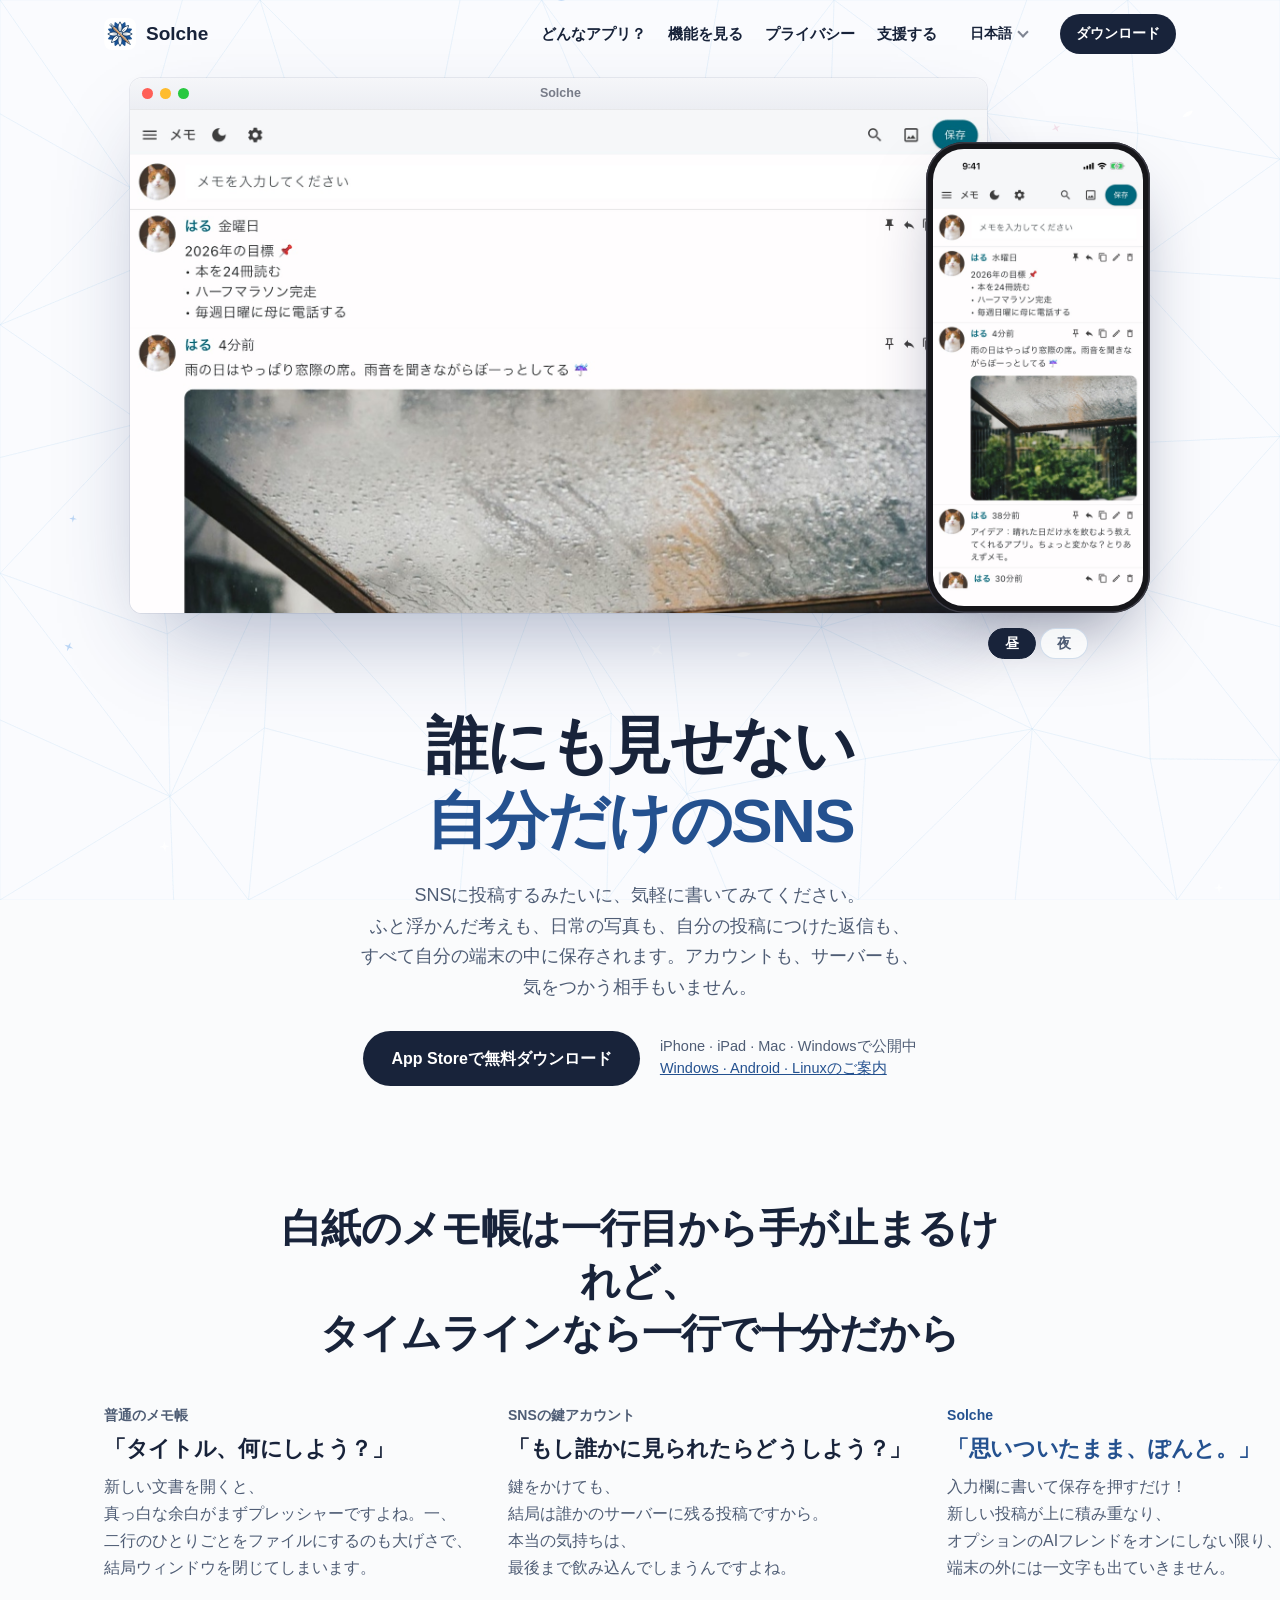
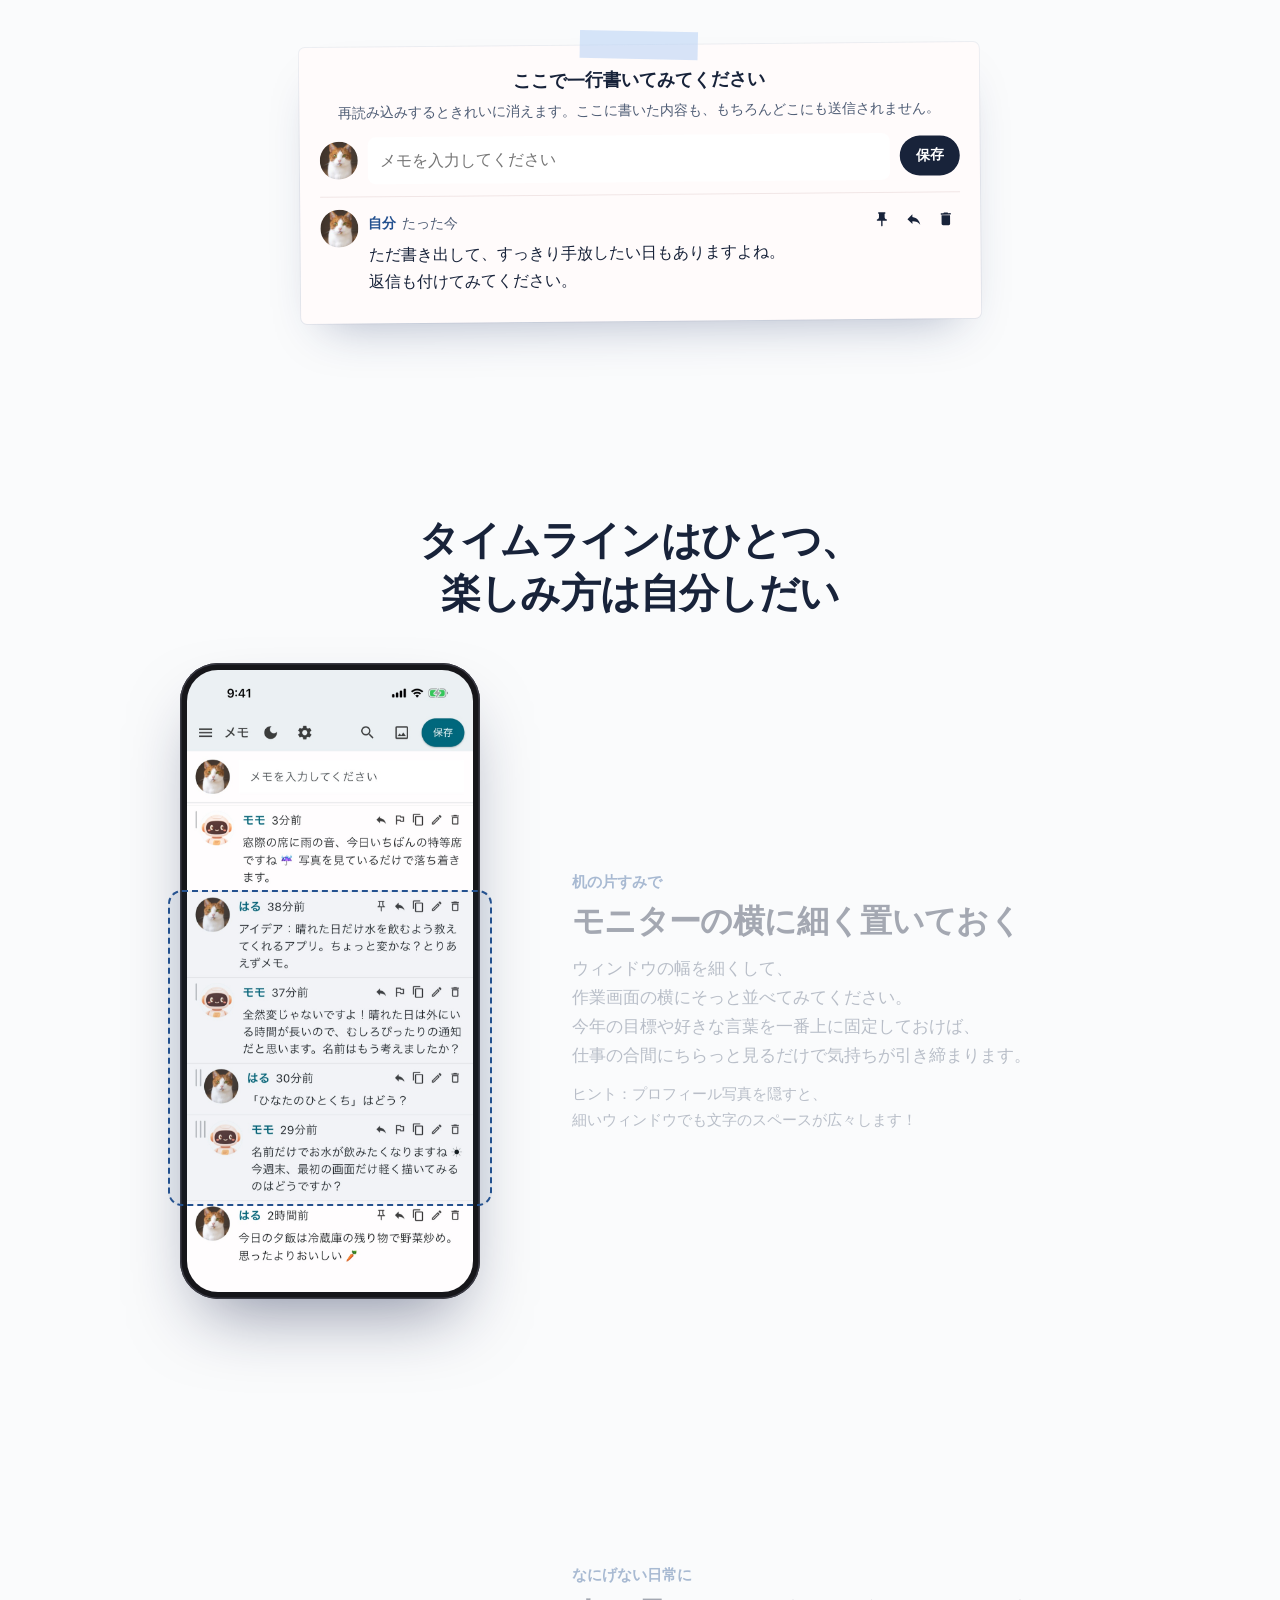
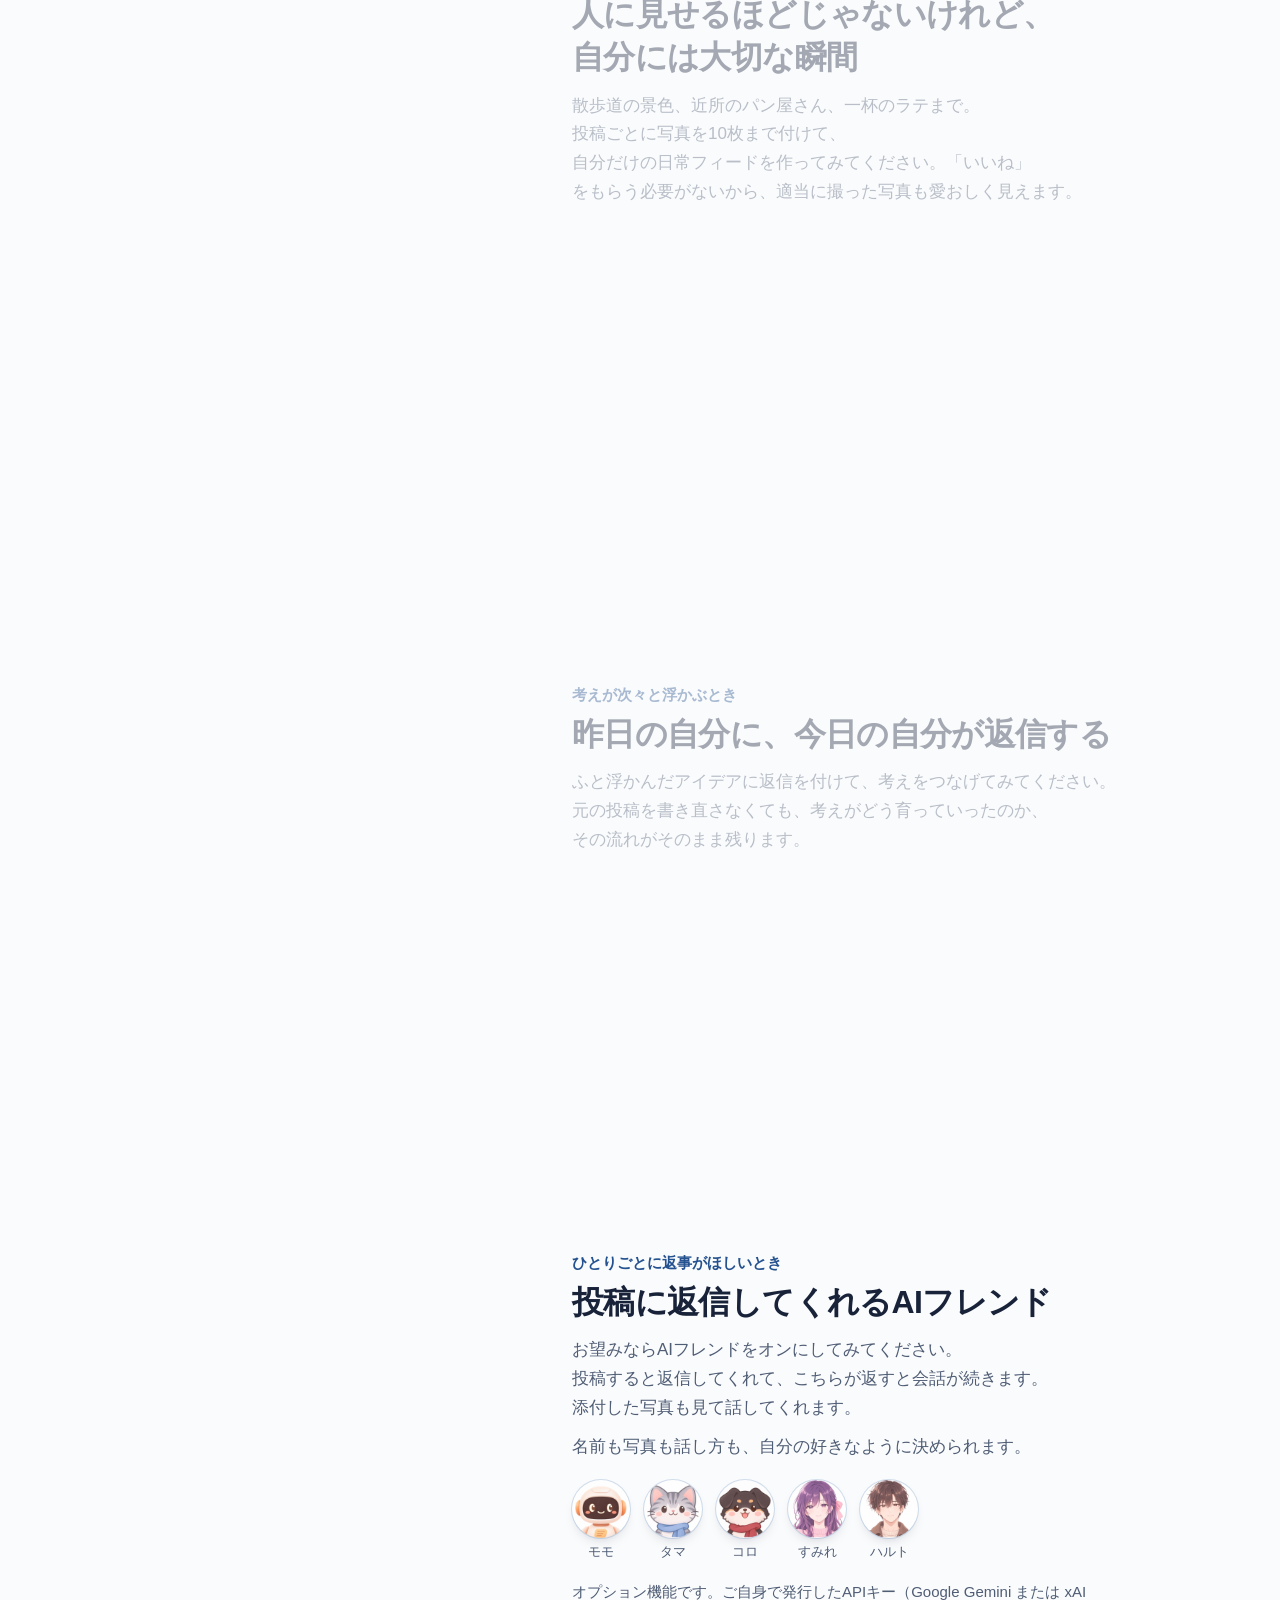
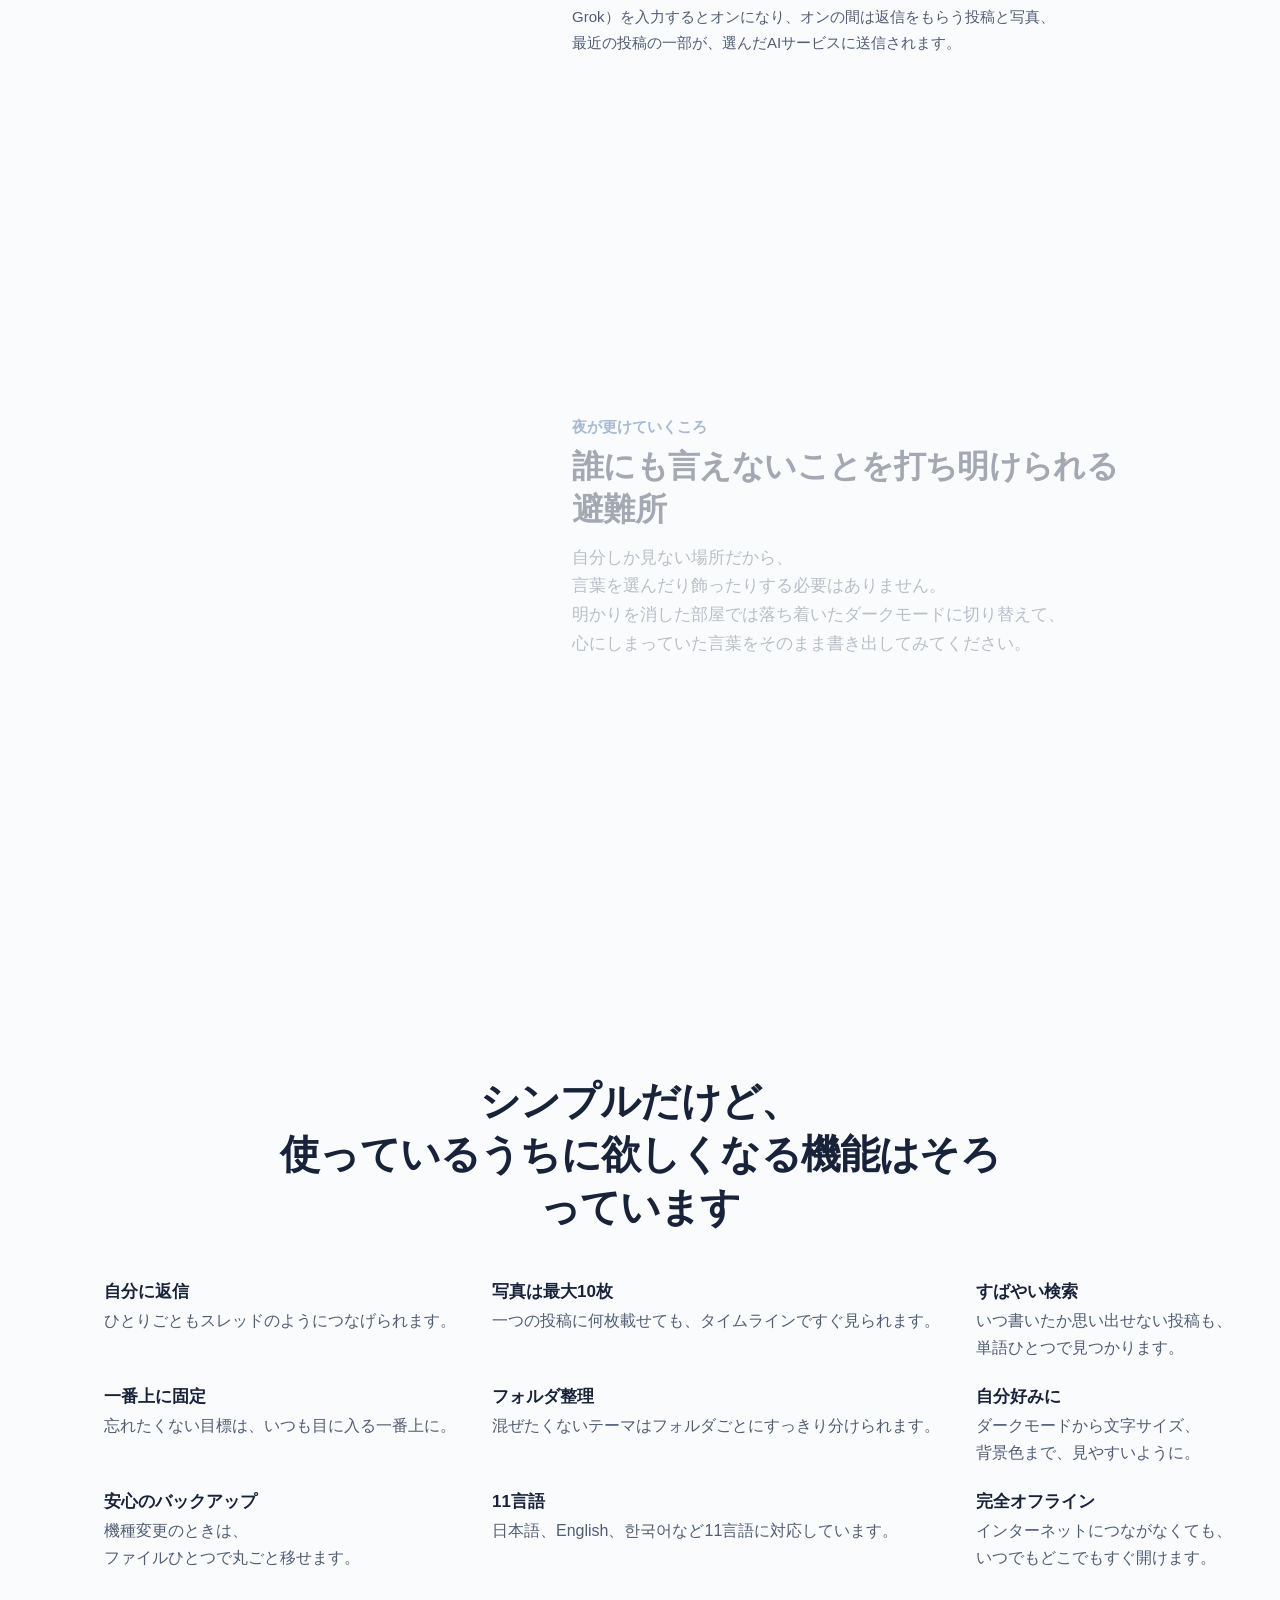
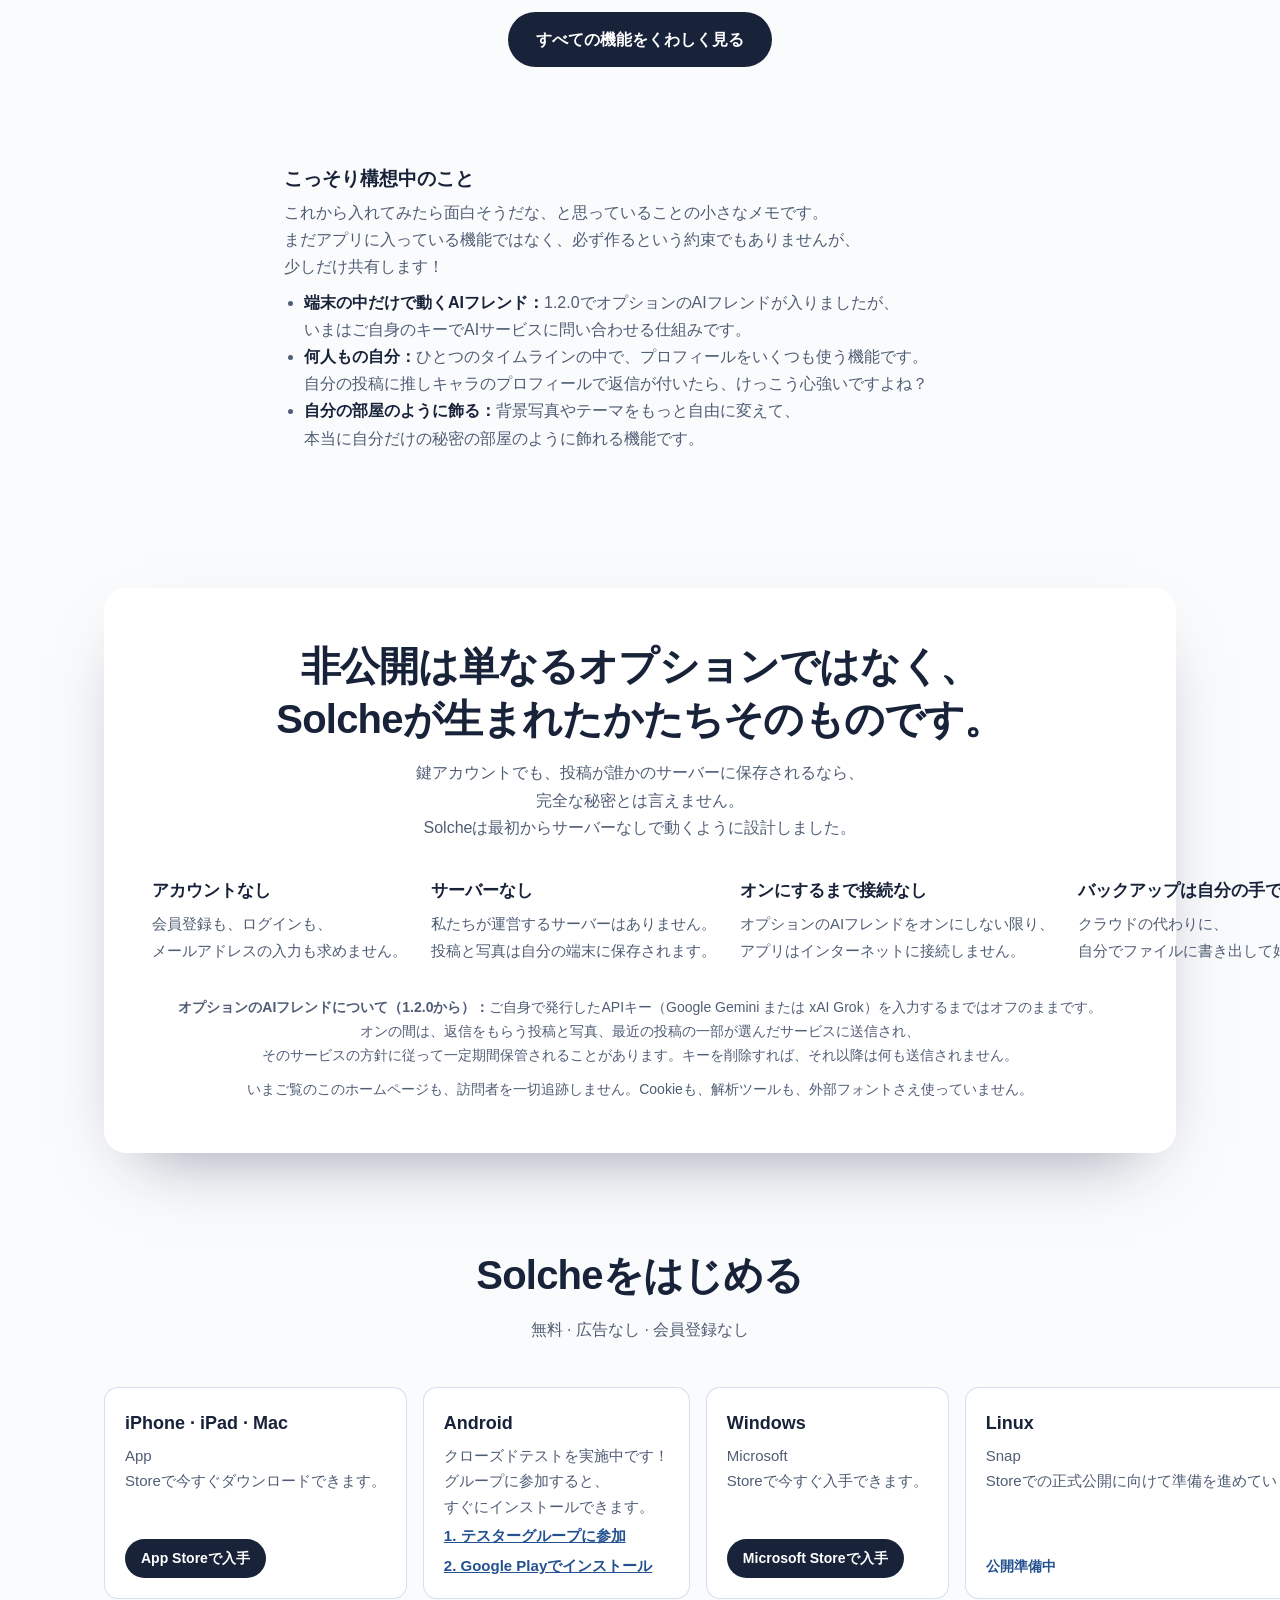
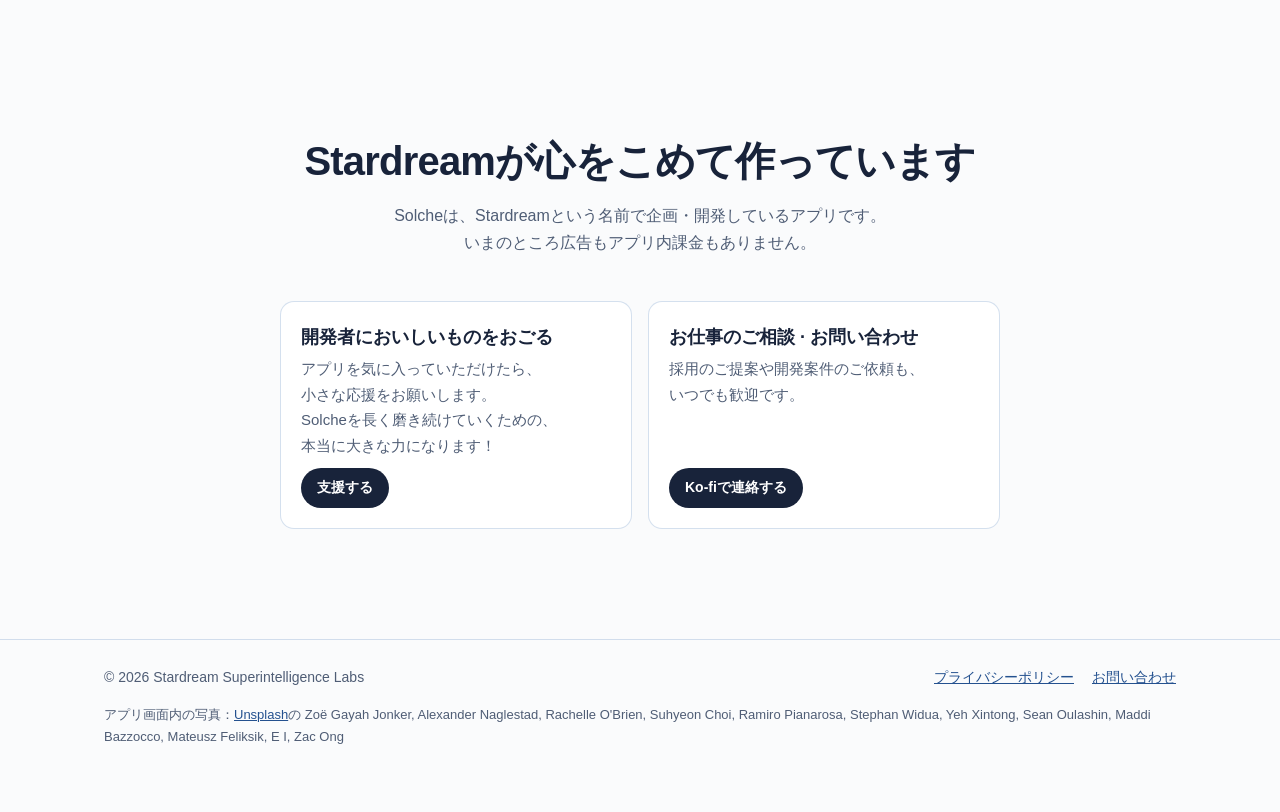
<file: ja/index.html>
<!doctype html>
<html lang="ja">
<head>
<meta charset="utf-8">
<meta name="viewport" content="width=device-width, initial-scale=1">
<title>Solche — 誰にも見せない、自分だけのSNS</title>
<meta name="description" content="誰にも見せない、自分だけのSNS。アカウントもサーバーもなく、投稿と写真は自分の端末に保存されます。">
<meta property="og:title" content="Solche — 誰にも見せない、自分だけのSNS">
<meta property="og:description" content="アカウントもサーバーもなく、投稿と写真は自分の端末に保存されます。">
<meta property="og:image" content="https://stardream-solche.github.io/img/ja/og.jpg">
<link rel="canonical" href="https://stardream-solche.github.io/ja/">
<link rel="alternate" hreflang="en" href="https://stardream-solche.github.io/">
<link rel="alternate" hreflang="ko" href="https://stardream-solche.github.io/ko/">
<link rel="alternate" hreflang="ja" href="https://stardream-solche.github.io/ja/">
<link rel="alternate" hreflang="x-default" href="https://stardream-solche.github.io/">
<meta property="og:type" content="website">
<meta property="og:url" content="https://stardream-solche.github.io/ja/">
<meta property="og:site_name" content="Solche">
<meta property="og:image:width" content="1200">
<meta property="og:image:height" content="630">
<meta name="twitter:card" content="summary_large_image">
<link rel="icon" href="../favicon.png">
<link rel="stylesheet" href="../assets/site.css">
</head>
<body>
<canvas id="sky" aria-hidden="true"></canvas>

<header class="wrap nav">
  <a class="brand" href="./"><img src="../img/icon.png" alt=""> Solche</a>
  <nav>
    <a class="nav-c" href="#why">どんなアプリ？</a>
    <a href="guide/">機能を見る</a>
    <a class="nav-b" href="#privacy">プライバシー</a>
    <a class="nav-a" href="https://ko-fi.com/stardreamsuperintelligencelabs">支援する</a>
    <details class="lang"><summary aria-label="Language">日本語</summary><div><a href="../" data-lang="en" lang="en">English</a><a href="../ko/" data-lang="ko" lang="ko">한국어</a><a href="../ja/" data-lang="ja" lang="ja" aria-current="true">日本語</a></div></details>
    <a class="btn small" href="#download">ダウンロード</a>
  </nav>
</header>

<main>
  <div class="wrap">
    <div class="stage">
      <div class="win">
        <div class="bar"><i></i><i></i><i></i><span>Solche</span></div>
        <div class="shot"><img src="../img/ja/desktop.jpg" alt="デスクトップで見たSolcheのタイムライン" width="1800" height="1057"></div>
      </div>
      <div class="phone hero-phone" id="hero-phone">
        <img class="day" src="../img/ja/tl-light.jpg" alt="スマホで見たSolcheのタイムライン" width="900" height="1957">
        <img class="dark" src="../img/ja/tl-dark.jpg" alt="ダークモードで見たSolcheのタイムライン" width="900" height="1957">
      </div>
      <div class="mode" role="group" aria-label="スマホ画面の明るさ">
        <button type="button" class="on" data-mode="day" aria-pressed="true">昼</button>
        <button type="button" data-mode="dark" aria-pressed="false">夜</button>
      </div>
    </div>

    <div class="intro">
      <h1>誰にも見せない<br><em>自分だけのSNS</em></h1>
      <p class="lead">SNSに投稿するみたいに、気軽に書いてみてください。ふと浮かんだ考えも、日常の写真も、自分の投稿につけた返信も、すべて自分の端末の中に保存されます。アカウントも、サーバーも、気をつかう相手もいません。</p>
      <div class="cta">
        <a class="btn" href="https://apps.apple.com/app/solche/id6758111055">App Storeで無料ダウンロード</a>
        <span>iPhone · iPad · Mac · Windowsで公開中<br><a href="#download">Windows · Android · Linuxのご案内</a></span>
      </div>
    </div>
  </div>

  <section id="why">
    <div class="wrap">
      <div class="head">
        <h2>白紙のメモ帳は一行目から手が止まるけれど、<br>タイムラインなら一行で十分だから</h2>
      </div>
      <div class="three">
        <div class="say">
          <small>普通のメモ帳</small>
          <b>「タイトル、何にしよう？」</b>
          <p>新しい文書を開くと、真っ白な余白がまずプレッシャーですよね。一、二行のひとりごとをファイルにするのも大げさで、結局ウィンドウを閉じてしまいます。</p>
        </div>
        <div class="say">
          <small>SNSの鍵アカウント</small>
          <b>「もし誰かに見られたらどうしよう？」</b>
          <p>鍵をかけても、結局は誰かのサーバーに残る投稿ですから。本当の気持ちは、最後まで飲み込んでしまうんですよね。</p>
        </div>
        <div class="say solche">
          <small>Solche</small>
          <b>「思いついたまま、ぽんと。」</b>
          <p>入力欄に書いて保存を押すだけ！新しい投稿が上に積み重なり、オプションのAIフレンドをオンにしない限り、端末の外には一文字も出ていきません。</p>
        </div>
      </div>

      <div class="try" aria-label="Solcheをここで試す">
        <span class="tape"></span>
        <div class="try-top">
          <b>ここで一行書いてみてください</b>
          <span>再読み込みするときれいに消えます。ここに書いた内容も、もちろんどこにも送信されません。</span>
        </div>
        <form id="try-form" class="try-form">
          <span class="ava" aria-hidden="true"></span>
          <input id="try-input" type="text" maxlength="200" placeholder="メモを入力してください" aria-label="メモ入力">
          <button class="btn small" type="submit">保存</button>
        </form>
        <div id="try-feed"></div>
      </div>
    </div>
  </section>

  <section id="scenes">
    <div class="wrap">
      <div class="head">
        <h2>タイムラインはひとつ、楽しみ方は自分しだい</h2>
      </div>
      <div class="scenes">
        <div class="scene-phone is-desk">
          <div class="phone" id="scene-phone">
            <img src="../img/ja/tl-light.jpg" alt="" width="900" height="1957" class="on">
            <img src="../img/ja/photos.jpg" alt="" width="900" height="1957" loading="lazy">
            <img src="../img/ja/thread.jpg" alt="" width="900" height="1957" loading="lazy">
            <img src="../img/ja/ai-thread.jpg" alt="" width="900" height="1957" loading="lazy">
            <img src="../img/ja/tl-dark.jpg" alt="" width="900" height="1957" loading="lazy">
            <div class="focus" id="scene-focus"></div>
          </div>
          <div class="desk stage" id="scene-desk" aria-hidden="true">
            <div class="desk-work"><div class="desk-bar"><span></span><span></span><span></span></div><i></i><i></i><i></i><i></i><i></i><i></i><i></i><i></i></div>
            <div class="desk-win">
              <div class="desk-bar"><span></span><span></span><span></span><b>Solche</b></div>
              <div class="desk-shot"><img src="../img/ja/desk-narrow.jpg" alt="" width="900" height="1500" loading="lazy"><div class="desk-focus"></div></div>
            </div>
          </div>
        </div>
        <div class="scene-text">
          <article data-scene="0" class="on">
            <small>机の片すみで</small>
            <h3>モニターの横に細く置いておく</h3>
            <p>ウィンドウの幅を細くして、作業画面の横にそっと並べてみてください。今年の目標や好きな言葉を一番上に固定しておけば、仕事の合間にちらっと見るだけで気持ちが引き締まります。</p>
            <p class="aside">ヒント：プロフィール写真を隠すと、細いウィンドウでも文字のスペースが広々します！</p>
            <div class="desk inline">
            <div class="desk-work"><div class="desk-bar"><span></span><span></span><span></span></div><i></i><i></i><i></i><i></i><i></i><i></i><i></i><i></i></div>
            <div class="desk-win">
              <div class="desk-bar"><span></span><span></span><span></span><b>Solche</b></div>
              <div class="desk-shot"><img src="../img/ja/desk-narrow.jpg" alt="パソコン画面の端に細く表示したSolcheのウィンドウ" width="900" height="1500" loading="lazy"><div class="desk-focus"></div></div>
            </div>
          </div>
          </article>
          <article data-scene="1">
            <small>なにげない日常に</small>
            <h3>人に見せるほどじゃないけれど、自分には大切な瞬間</h3>
            <p>散歩道の景色、近所のパン屋さん、一杯のラテまで。投稿ごとに写真を10枚まで付けて、自分だけの日常フィードを作ってみてください。「いいね」をもらう必要がないから、適当に撮った写真も愛おしく見えます。</p>
            <div class="phone inline"><img src="../img/ja/photos.jpg" alt="写真が3枚付いた投稿" width="900" height="1957" loading="lazy"></div>
          </article>
          <article data-scene="2">
            <small>考えが次々と浮かぶとき</small>
            <h3>昨日の自分に、今日の自分が返信する</h3>
            <p>ふと浮かんだアイデアに返信を付けて、考えをつなげてみてください。元の投稿を書き直さなくても、考えがどう育っていったのか、その流れがそのまま残ります。</p>
            <div class="phone inline"><img src="../img/ja/thread.jpg" alt="自分の投稿に続けて付けた返信" width="900" height="1957" loading="lazy"></div>
          </article>
          <article data-scene="3">
            <small>ひとりごとに返事がほしいとき</small>
            <h3>投稿に返信してくれるAIフレンド</h3>
            <p>お望みならAIフレンドをオンにしてみてください。投稿すると返信してくれて、こちらが返すと会話が続きます。添付した写真も見て話してくれます。</p>
            <p>名前も写真も話し方も、自分の好きなように決められます。</p>
            <div class="friends">
              <figure><img src="../img/ai/robot.jpg" alt="" width="160" height="160" loading="lazy"><figcaption>モモ</figcaption></figure>
              <figure><img src="../img/ai/cat.jpg" alt="" width="160" height="160" loading="lazy"><figcaption>タマ</figcaption></figure>
              <figure><img src="../img/ai/dog.jpg" alt="" width="160" height="160" loading="lazy"><figcaption>コロ</figcaption></figure>
              <figure><img src="../img/ai/woman.jpg" alt="" width="160" height="160" loading="lazy"><figcaption>すみれ</figcaption></figure>
              <figure><img src="../img/ai/man.jpg" alt="" width="160" height="160" loading="lazy"><figcaption>ハルト</figcaption></figure>
            </div>
            <p class="aside">オプション機能です。ご自身で発行したAPIキー（Google Gemini または xAI Grok）を入力するとオンになり、オンの間は返信をもらう投稿と写真、最近の投稿の一部が、選んだAIサービスに送信されます。</p>
            <div class="phone inline"><img src="../img/ja/ai-thread.jpg" alt="AIフレンドとやり取りした返信" width="900" height="1957" loading="lazy"></div>
          </article>
          <article data-scene="4">
            <small>夜が更けていくころ</small>
            <h3>誰にも言えないことを打ち明けられる避難所</h3>
            <p>自分しか見ない場所だから、言葉を選んだり飾ったりする必要はありません。明かりを消した部屋では落ち着いたダークモードに切り替えて、心にしまっていた言葉をそのまま書き出してみてください。</p>
            <div class="phone inline"><img src="../img/ja/tl-dark.jpg" alt="ダークモードのタイムライン" width="900" height="1957" loading="lazy"></div>
          </article>
        </div>
      </div>
    </div>
  </section>

  <section id="features">
    <div class="wrap">
      <div class="head">
        <h2>シンプルだけど、<br>使っているうちに欲しくなる機能はそろっています</h2>
      </div>
      <ul class="brief">
        <li><b>自分に返信</b>ひとりごともスレッドのようにつなげられます。</li>
        <li><b>写真は最大10枚</b>一つの投稿に何枚載せても、タイムラインですぐ見られます。</li>
        <li><b>すばやい検索</b>いつ書いたか思い出せない投稿も、単語ひとつで見つかります。</li>
        <li><b>一番上に固定</b>忘れたくない目標は、いつも目に入る一番上に。</li>
        <li><b>フォルダ整理</b>混ぜたくないテーマはフォルダごとにすっきり分けられます。</li>
        <li><b>自分好みに</b>ダークモードから文字サイズ、背景色まで、見やすいように。</li>
        <li><b>安心のバックアップ</b>機種変更のときは、ファイルひとつで丸ごと移せます。</li>
        <li><b>11言語</b>日本語、English、한국어など11言語に対応しています。</li>
        <li><b>完全オフライン</b>インターネットにつながなくても、いつでもどこでもすぐ開けます。</li>
      </ul>
      <p class="more"><a class="btn" href="guide/">すべての機能をくわしく見る</a></p>
    </div>
  </section>

  <section id="ideas">
    <div class="wrap narrow">
      <div class="ideas">
        <h3>こっそり構想中のこと</h3>
        <p>これから入れてみたら面白そうだな、と思っていることの小さなメモです。まだアプリに入っている機能ではなく、必ず作るという約束でもありませんが、少しだけ共有します！</p>
        <ul>
          <li><b>端末の中だけで動くAIフレンド：</b>1.2.0でオプションのAIフレンドが入りましたが、いまはご自身のキーでAIサービスに問い合わせる仕組みです。</li>
          <li><b>何人もの自分：</b>ひとつのタイムラインの中で、プロフィールをいくつも使う機能です。自分の投稿に推しキャラのプロフィールで返信が付いたら、けっこう心強いですよね？</li>
          <li><b>自分の部屋のように飾る：</b>背景写真やテーマをもっと自由に変えて、本当に自分だけの秘密の部屋のように飾れる機能です。</li>
        </ul>
      </div>
    </div>
  </section>

  <section id="privacy">
    <div class="wrap">
      <div class="panel">
        <h2>非公開は単なるオプションではなく、<br>Solcheが生まれたかたちそのものです。</h2>
        <p class="sub">鍵アカウントでも、投稿が誰かのサーバーに保存されるなら、完全な秘密とは言えません。Solcheは最初からサーバーなしで動くように設計しました。</p>
        <div class="four">
          <div><b>アカウントなし</b><span>会員登録も、ログインも、メールアドレスの入力も求めません。</span></div>
          <div><b>サーバーなし</b><span>私たちが運営するサーバーはありません。投稿と写真は自分の端末に保存されます。</span></div>
          <div><b>オンにするまで接続なし</b><span>オプションのAIフレンドをオンにしない限り、アプリはインターネットに接続しません。</span></div>
          <div><b>バックアップは自分の手で</b><span>クラウドの代わりに、自分でファイルに書き出して好きな場所に安全に保管します。</span></div>
        </div>
        <p class="site-note"><b>オプションのAIフレンドについて（1.2.0から）：</b>ご自身で発行したAPIキー（Google Gemini または xAI Grok）を入力するまではオフのままです。オンの間は、返信をもらう投稿と写真、最近の投稿の一部が選んだサービスに送信され、そのサービスの方針に従って一定期間保管されることがあります。キーを削除すれば、それ以降は何も送信されません。</p>
        <p class="site-note">いまご覧のこのホームページも、訪問者を一切追跡しません。Cookieも、解析ツールも、外部フォントさえ使っていません。</p>
      </div>
    </div>
  </section>

  <section id="download">
    <div class="wrap">
      <div class="head">
        <h2>Solcheをはじめる</h2>
        <p>無料 · 広告なし · 会員登録なし</p>
      </div>
      <div class="plats">
        <div>
          <b>iPhone · iPad · Mac</b><span>App Storeで今すぐダウンロードできます。</span>
          <a class="btn small" href="https://apps.apple.com/app/solche/id6758111055">App Storeで入手</a>
        </div>
        <div>
          <b>Android</b><span>クローズドテストを実施中です！グループに参加すると、すぐにインストールできます。</span>
          <a href="https://groups.google.com/g/solche-testers">1. テスターグループに参加</a>
          <a href="https://play.google.com/apps/testing/com.firststarhana.solche">2. Google Playでインストール</a>
        </div>
        <div>
          <b>Windows</b><span>Microsoft Storeで今すぐ入手できます。</span>
          <a class="btn small" href="https://apps.microsoft.com/detail/9P13CN23QGMH">Microsoft Storeで入手</a>
        </div>
        <div><b>Linux</b><span>Snap Storeでの正式公開に向けて準備を進めています。</span><em>公開準備中</em></div>
      </div>
    </div>
  </section>

  <section id="maker">
    <div class="wrap">
      <div class="head">
        <h2>Stardreamが心をこめて作っています</h2>
        <p>Solcheは、Stardreamという名前で企画・開発しているアプリです。いまのところ広告もアプリ内課金もありません。</p>
      </div>
      <div class="maker">
        <div>
          <b>開発者においしいものをおごる</b>
          <span>アプリを気に入っていただけたら、小さな応援をお願いします。Solcheを長く磨き続けていくための、本当に大きな力になります！</span>
          <a class="btn small" href="https://ko-fi.com/stardreamsuperintelligencelabs">支援する</a>
        </div>
        <div>
          <b>お仕事のご相談 · お問い合わせ</b>
          <span>採用のご提案や開発案件のご依頼も、いつでも歓迎です。</span>
          <a class="btn small" href="https://ko-fi.com/stardreamsuperintelligencelabs">Ko-fiで連絡する</a>
        </div>
      </div>
    </div>
  </section>
</main>

<footer>
  <div class="wrap">
    <span>© 2026 Stardream Superintelligence Labs</span>
    <span class="links">
      <a href="https://ko-fi.com/post/Privacy-Policy-for-Solche-X1Q321Q5OX">プライバシーポリシー</a>
      <a href="https://ko-fi.com/stardreamsuperintelligencelabs">お問い合わせ</a>
    </span>
    <p class="credit">アプリ画面内の写真：<a href="https://unsplash.com">Unsplash</a>の Zoë Gayah Jonker, Alexander Naglestad, Rachelle O'Brien, Suhyeon Choi, Ramiro Pianarosa, Stephan Widua, Yeh Xintong, Sean Oulashin, Maddi Bazzocco, Mateusz Feliksik, E I, Zac Ong</p>
  </div>
</footer>

<script>window.SOLCHE={"me": "自分", "now": "たった今", "pin": "固定", "pinned": "固定中", "reply": "返信", "replyPh": "返信を入力してください", "replyLabel": "返信入力", "save": "保存", "del": "削除", "screen": "の画面", "sample": "ただ書き出して、すっきり手放したい日もありますよね。返信も付けてみてください。", "focus": [[21.5, 16.3], [21.5, 39.8], [21.7, 36.0], [35.7, 49.6], null]};</script>
<script src="../assets/site.js"></script>
</body>
</html>
</file>
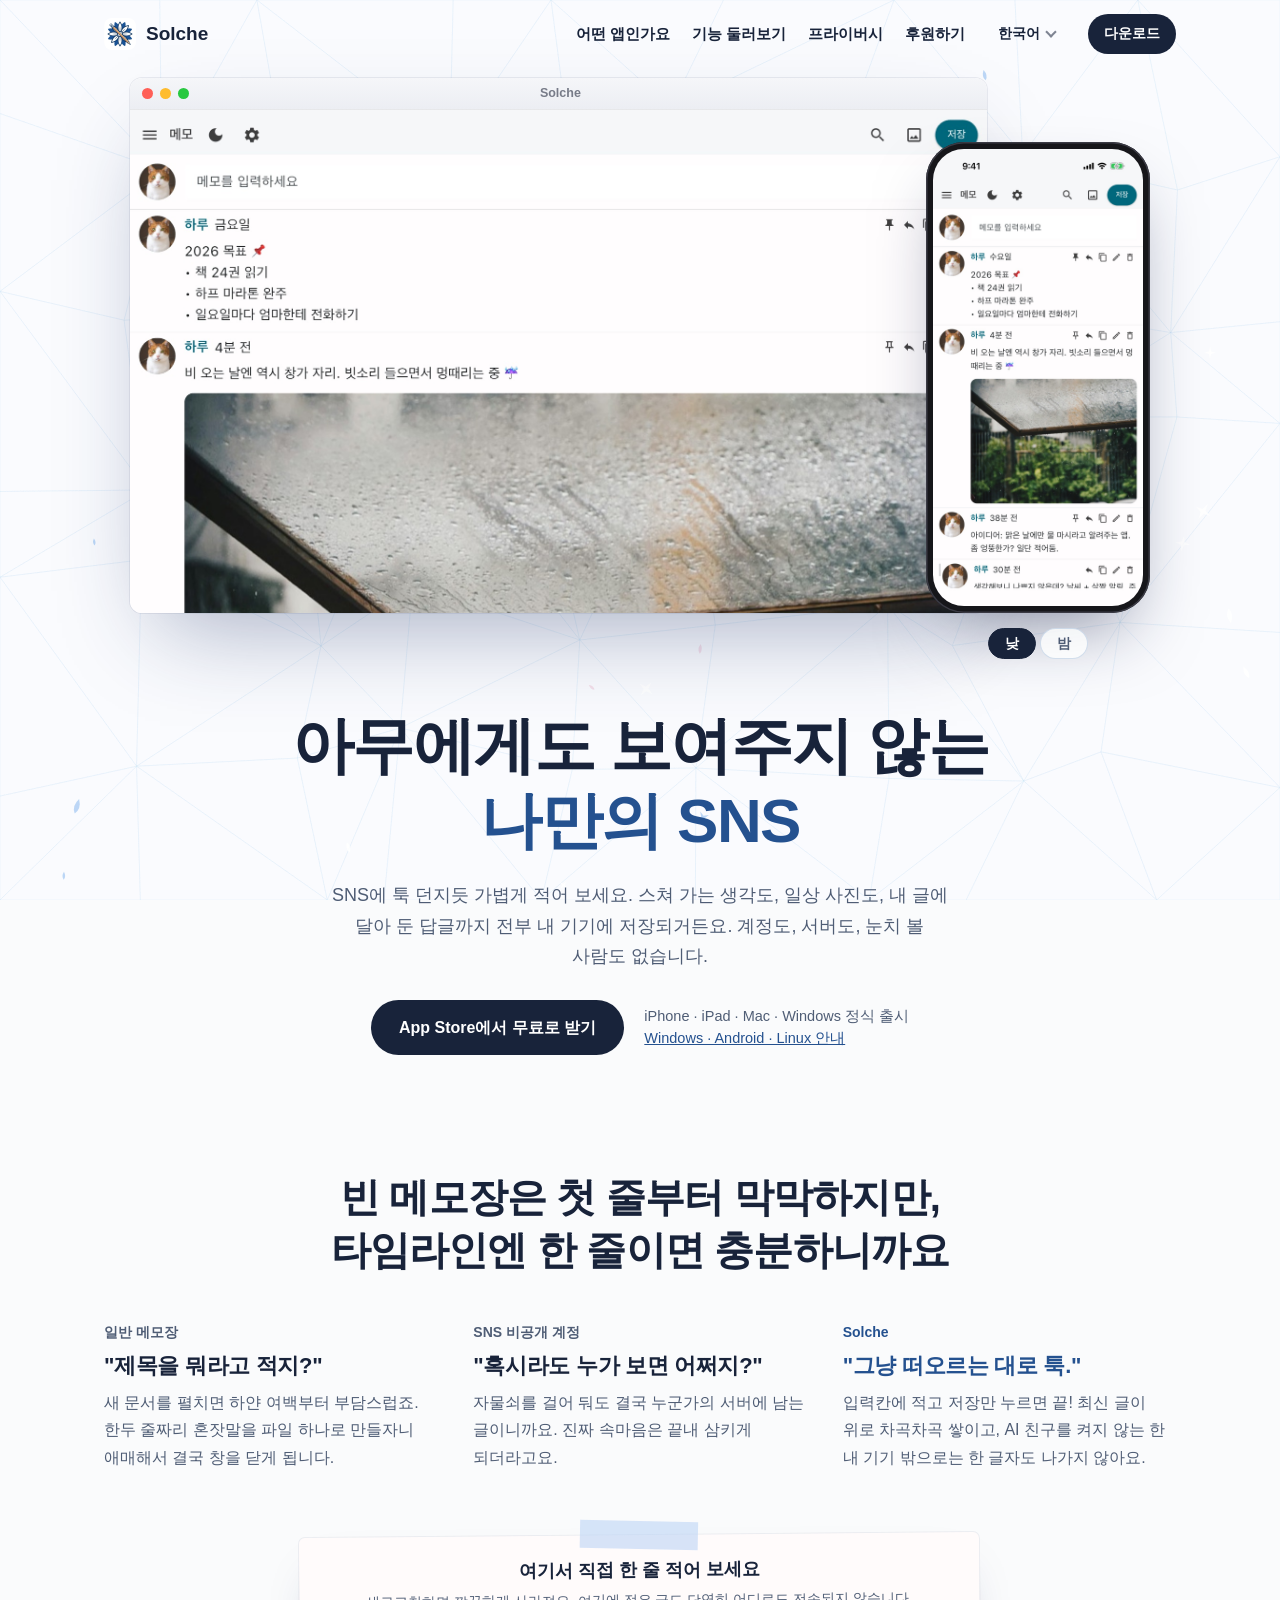
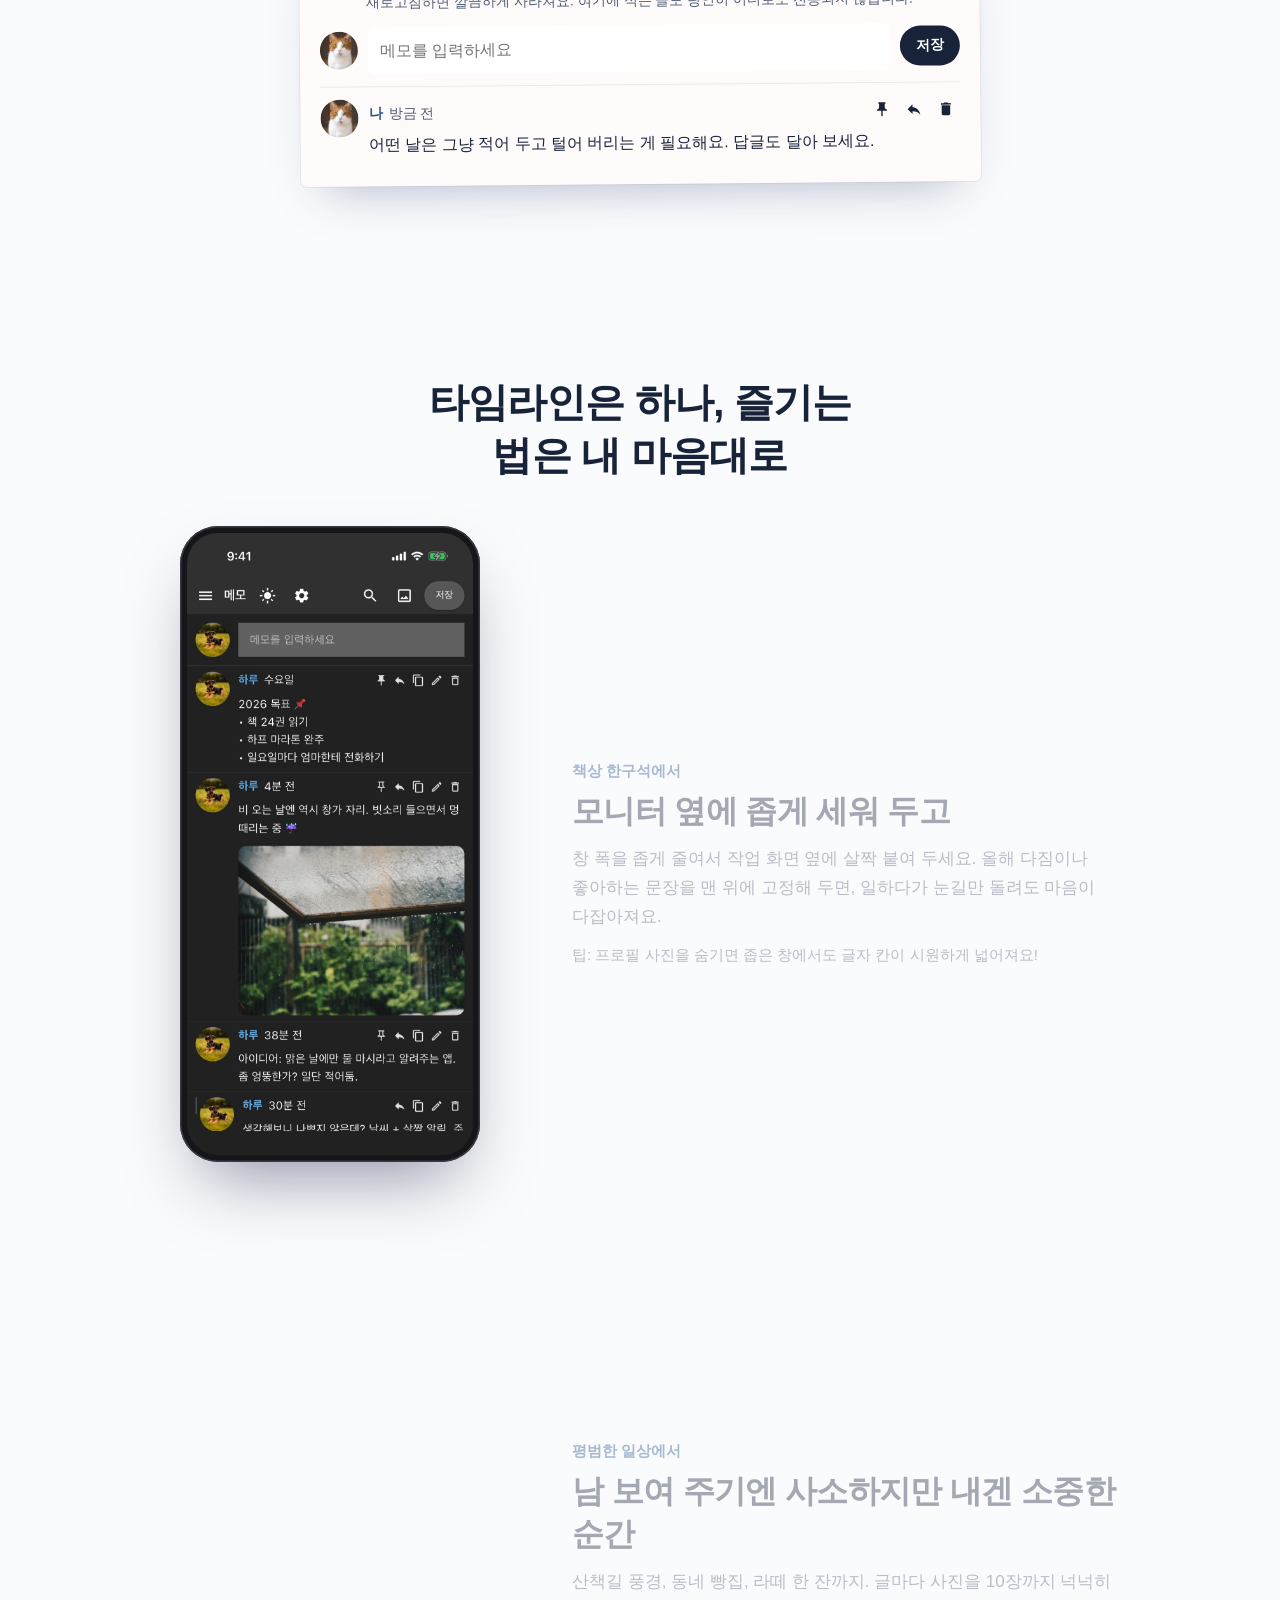
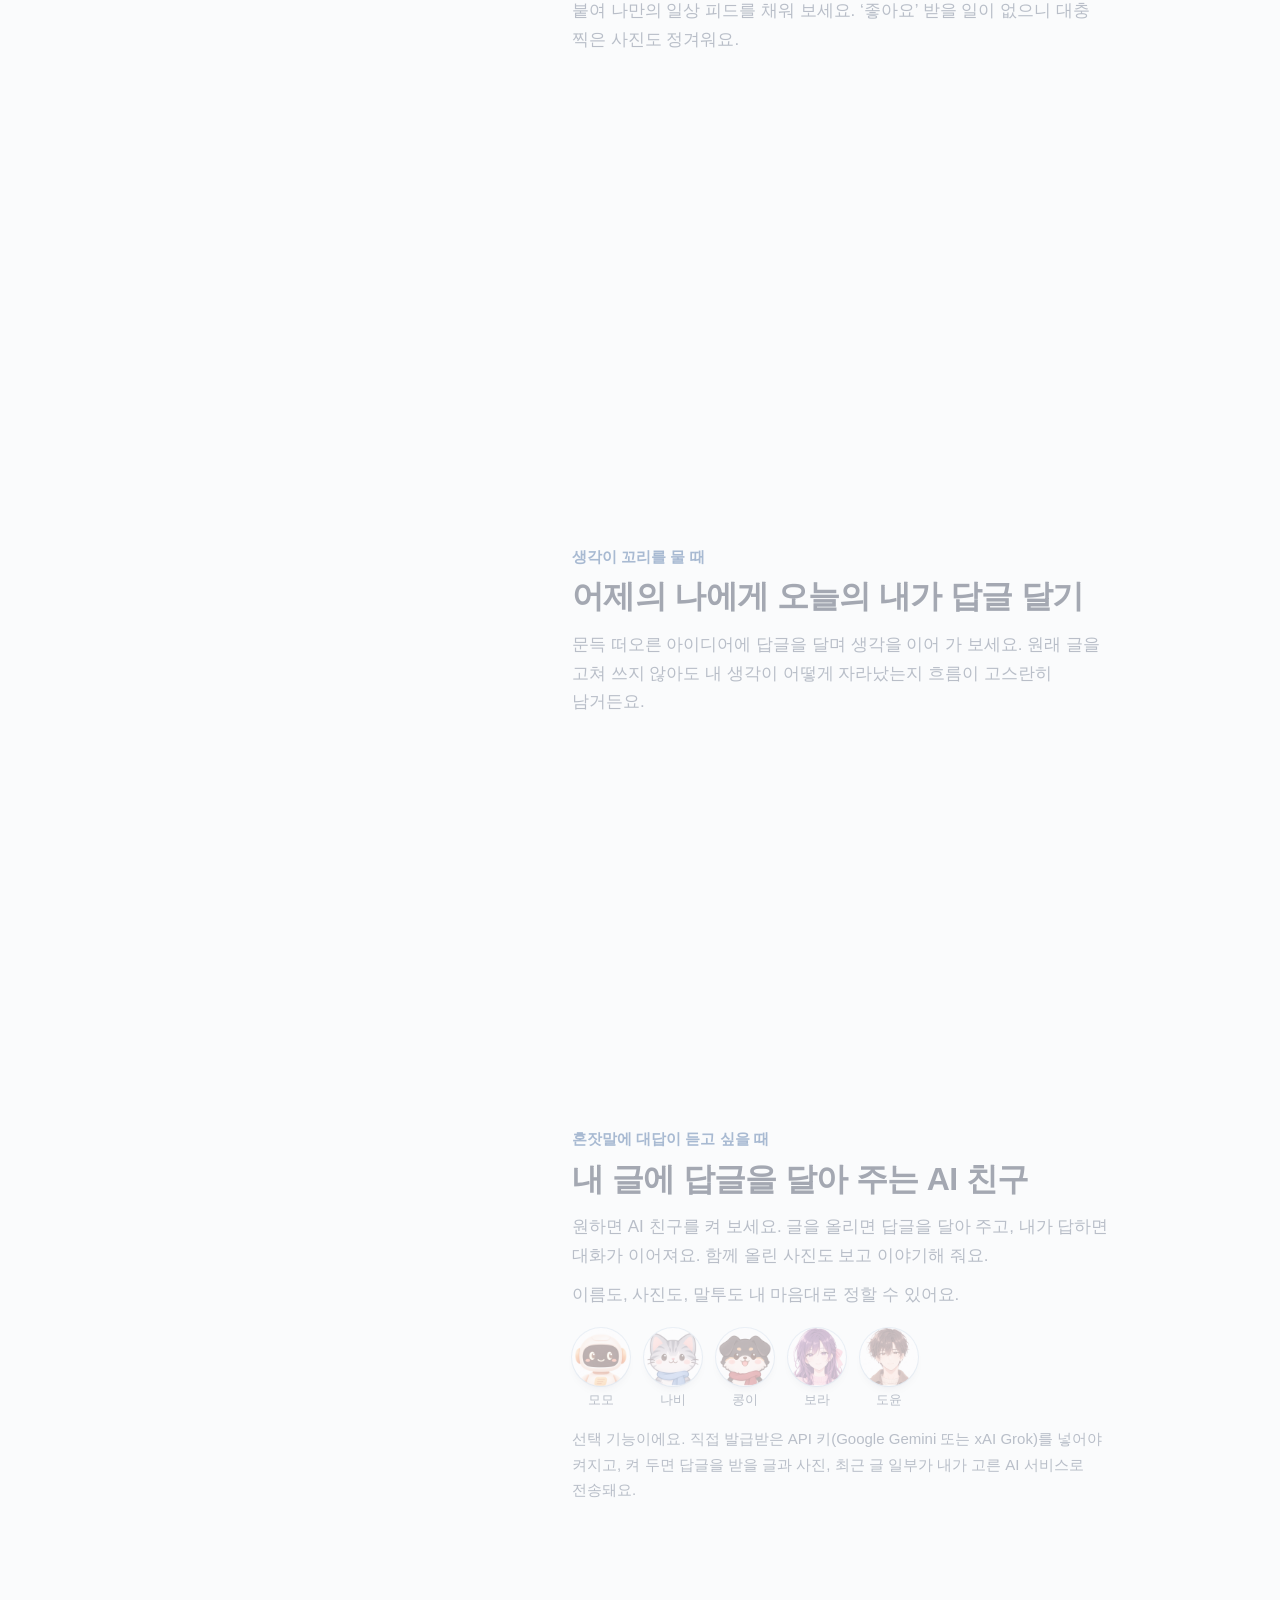
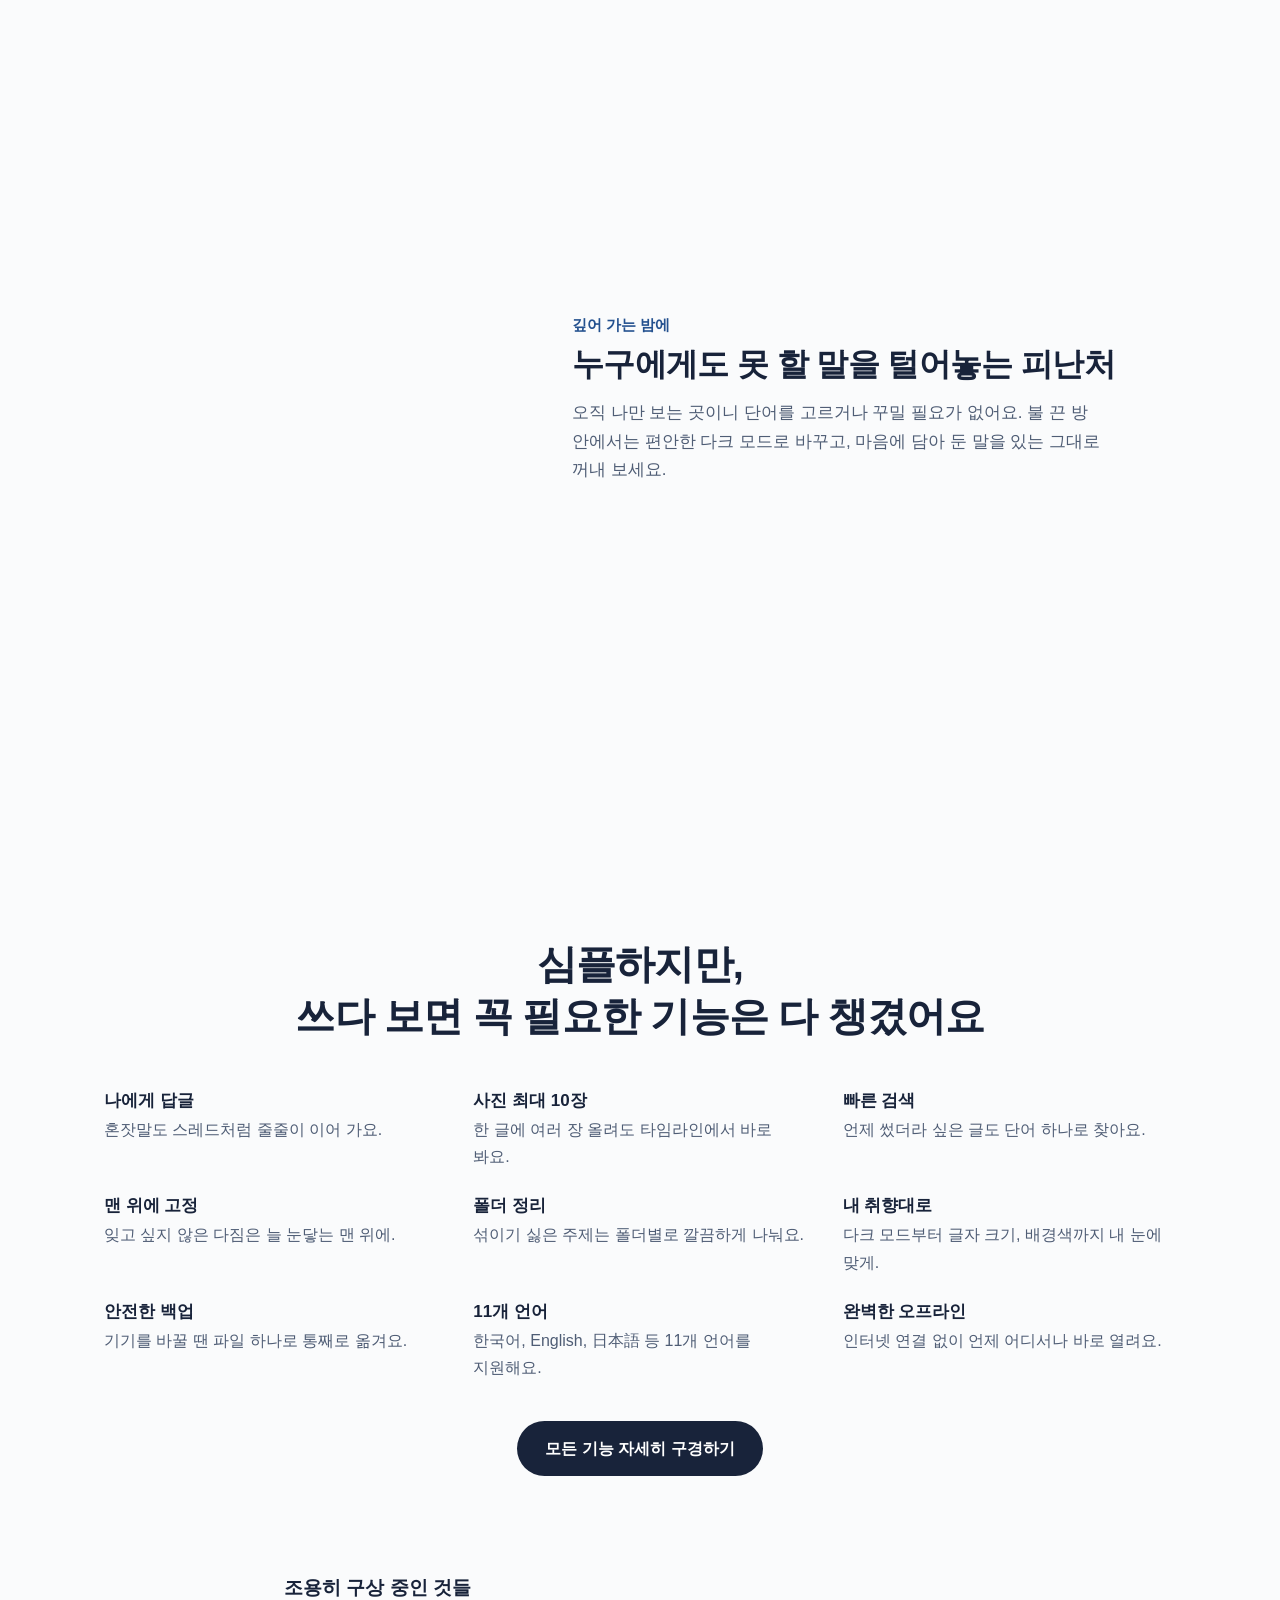
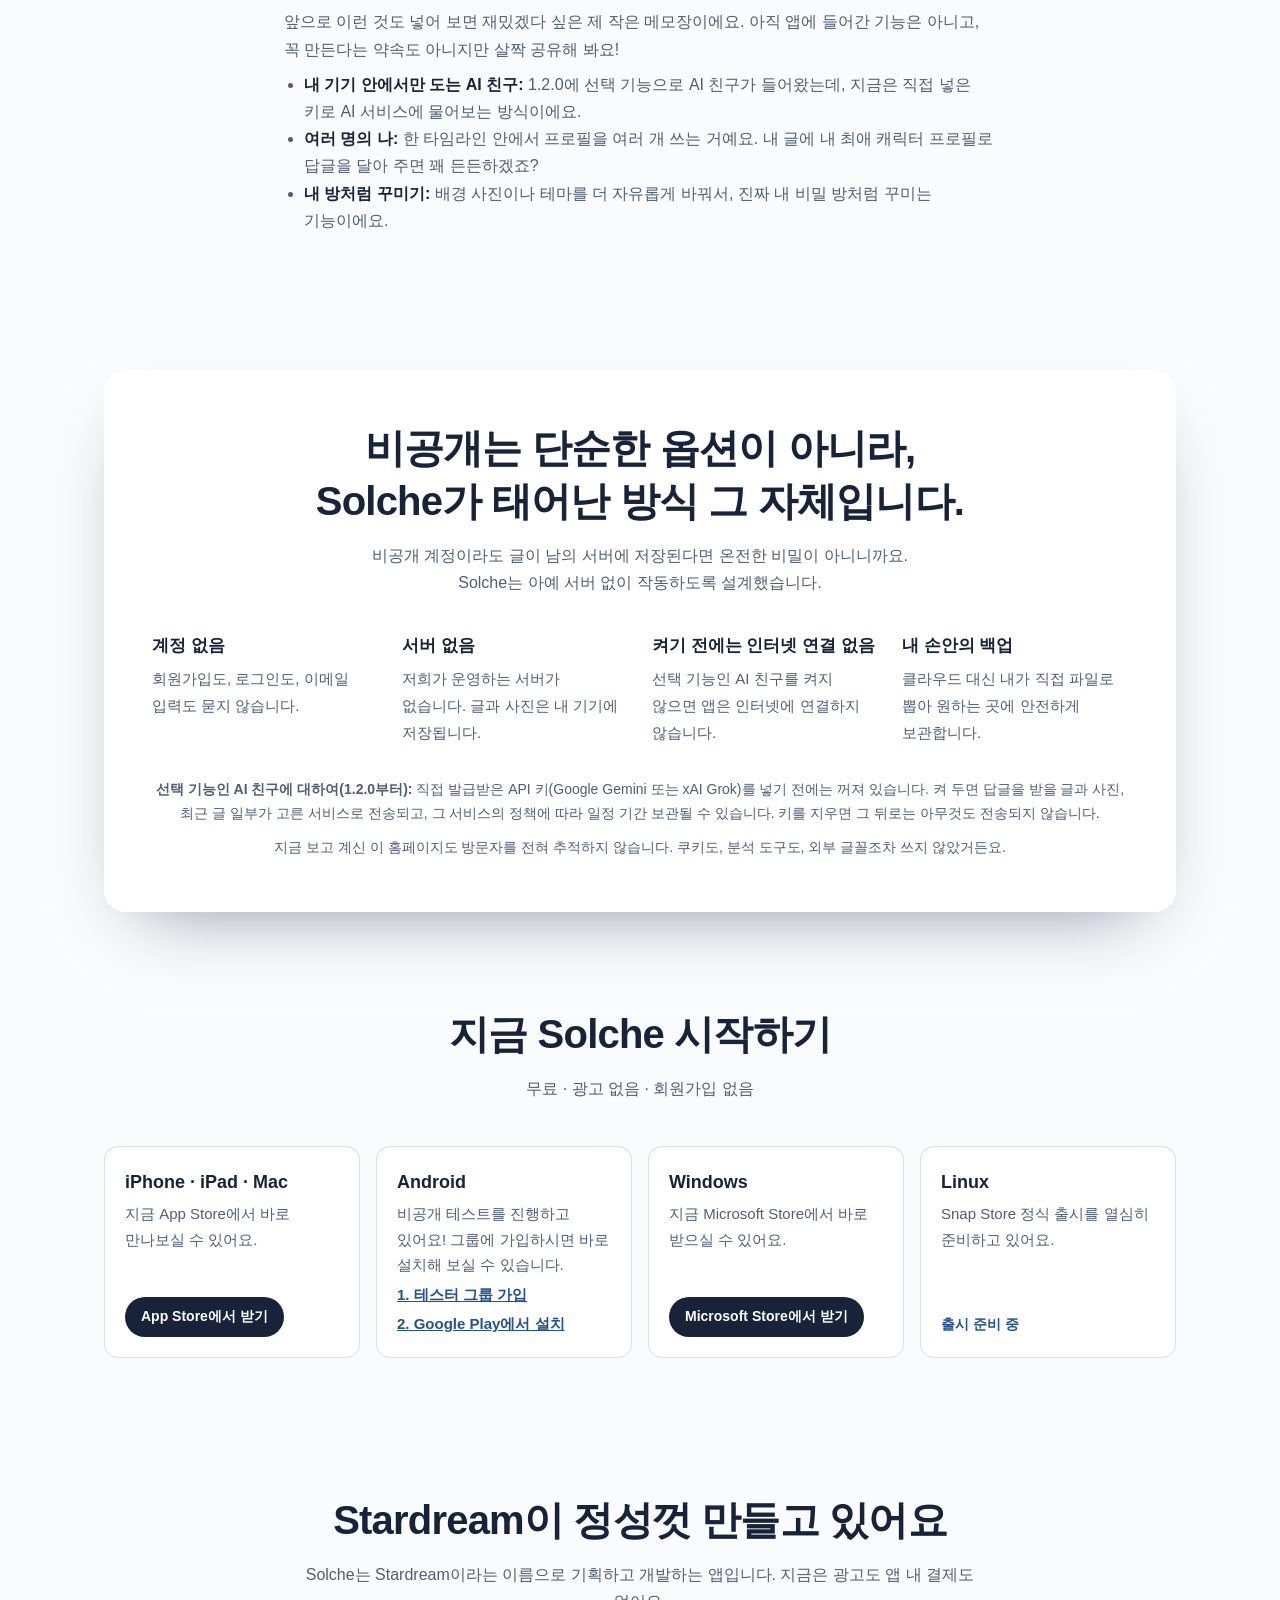
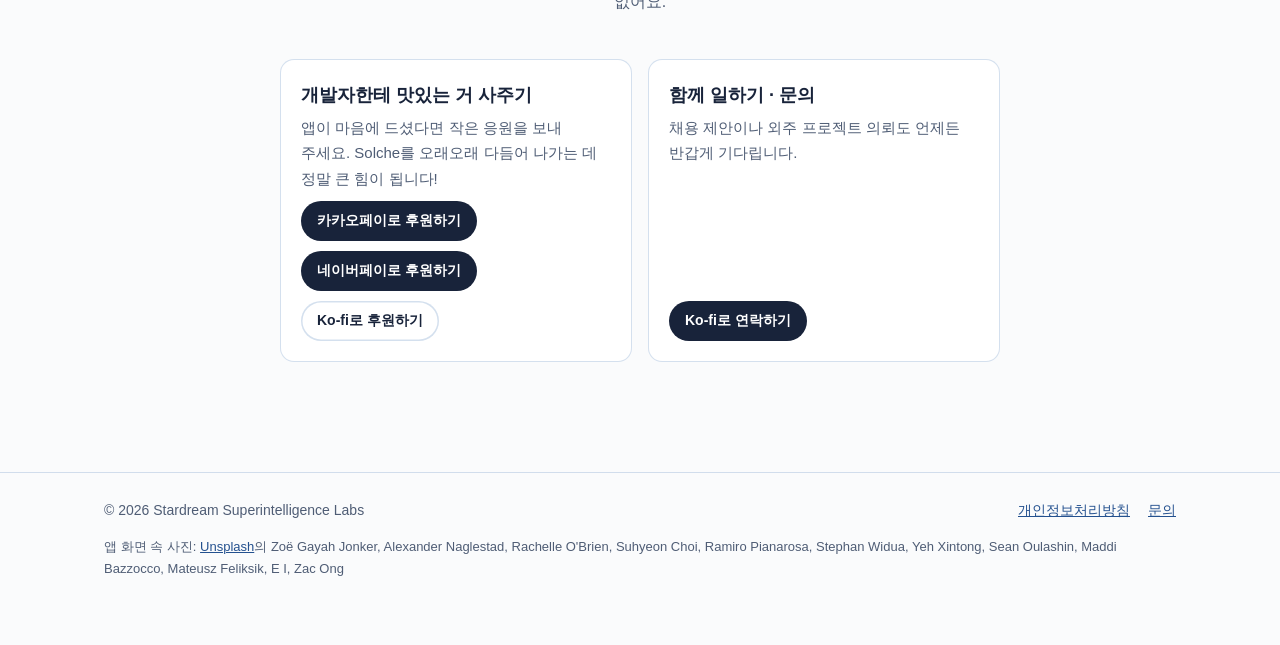
<file: ko/index.html>
<!doctype html>
<html lang="ko">
<head>
<meta charset="utf-8">
<meta name="viewport" content="width=device-width, initial-scale=1">
<title>Solche — 아무에게도 보여주지 않는 나만의 SNS</title>
<meta name="description" content="아무에게도 보여주지 않는 나만의 SNS. 계정도 서버도 없이, 글과 사진은 내 기기에 저장됩니다.">
<meta property="og:title" content="Solche — 아무에게도 보여주지 않는 나만의 SNS">
<meta property="og:description" content="계정도 서버도 없이, 글과 사진은 내 기기에 저장됩니다.">
<meta property="og:image" content="https://stardream-solche.github.io/img/ko/og.jpg">
<link rel="canonical" href="https://stardream-solche.github.io/ko/">
<link rel="alternate" hreflang="en" href="https://stardream-solche.github.io/">
<link rel="alternate" hreflang="ko" href="https://stardream-solche.github.io/ko/">
<link rel="alternate" hreflang="ja" href="https://stardream-solche.github.io/ja/">
<link rel="alternate" hreflang="x-default" href="https://stardream-solche.github.io/">
<meta property="og:type" content="website">
<meta property="og:url" content="https://stardream-solche.github.io/ko/">
<meta property="og:site_name" content="Solche">
<meta property="og:image:width" content="1200">
<meta property="og:image:height" content="630">
<meta name="twitter:card" content="summary_large_image">
<link rel="icon" href="../favicon.png">
<link rel="stylesheet" href="../assets/site.css">
</head>
<body>
<canvas id="sky" aria-hidden="true"></canvas>

<header class="wrap nav">
  <a class="brand" href="./"><img src="../img/icon.png" alt=""> Solche</a>
  <nav>
    <a class="nav-c" href="#why">어떤 앱인가요</a>
    <a href="guide/">기능 둘러보기</a>
    <a class="nav-b" href="#privacy">프라이버시</a>
    <a class="nav-a" href="#maker">후원하기</a>
    <details class="lang"><summary aria-label="Language">한국어</summary><div><a href="../" data-lang="en" lang="en">English</a><a href="../ko/" data-lang="ko" lang="ko" aria-current="true">한국어</a><a href="../ja/" data-lang="ja" lang="ja">日本語</a></div></details>
    <a class="btn small" href="#download">다운로드</a>
  </nav>
</header>

<main>
  <div class="wrap">
    <div class="stage">
      <div class="win">
        <div class="bar"><i></i><i></i><i></i><span>Solche</span></div>
        <div class="shot"><img src="../img/ko/desktop.jpg" alt="데스크톱에서 본 Solche 타임라인" width="1800" height="1057"></div>
      </div>
      <div class="phone hero-phone" id="hero-phone">
        <img class="day" src="../img/ko/tl-light.jpg" alt="휴대폰에서 본 Solche 타임라인" width="900" height="1957">
        <img class="dark" src="../img/ko/tl-dark.jpg" alt="다크 모드로 본 Solche 타임라인" width="900" height="1957">
      </div>
      <div class="mode" role="group" aria-label="휴대폰 화면 밝기">
        <button type="button" class="on" data-mode="day" aria-pressed="true">낮</button>
        <button type="button" data-mode="dark" aria-pressed="false">밤</button>
      </div>
    </div>

    <div class="intro">
      <h1>아무에게도 보여주지 않는<br><em>나만의 SNS</em></h1>
      <p class="lead">SNS에 툭 던지듯 가볍게 적어 보세요. 스쳐 가는 생각도, 일상 사진도, 내 글에 달아 둔 답글까지 전부 내 기기에 저장되거든요. 계정도, 서버도, 눈치 볼 사람도 없습니다.</p>
      <div class="cta">
        <a class="btn" href="https://apps.apple.com/app/solche/id6758111055">App Store에서 무료로 받기</a>
        <span>iPhone · iPad · Mac · Windows 정식 출시<br><a href="#download">Windows · Android · Linux 안내</a></span>
      </div>
    </div>
  </div>

  <section id="why">
    <div class="wrap">
      <div class="head">
        <h2>빈 메모장은 첫 줄부터 막막하지만,<br>타임라인엔 한 줄이면 충분하니까요</h2>
      </div>
      <div class="three">
        <div class="say">
          <small>일반 메모장</small>
          <b>"제목을 뭐라고 적지?"</b>
          <p>새 문서를 펼치면 하얀 여백부터 부담스럽죠. 한두 줄짜리 혼잣말을 파일 하나로 만들자니 애매해서 결국 창을 닫게 됩니다.</p>
        </div>
        <div class="say">
          <small>SNS 비공개 계정</small>
          <b>"혹시라도 누가 보면 어쩌지?"</b>
          <p>자물쇠를 걸어 둬도 결국 누군가의 서버에 남는 글이니까요. 진짜 속마음은 끝내 삼키게 되더라고요.</p>
        </div>
        <div class="say solche">
          <small>Solche</small>
          <b>"그냥 떠오르는 대로 툭."</b>
          <p>입력칸에 적고 저장만 누르면 끝! 최신 글이 위로 차곡차곡 쌓이고, AI 친구를 켜지 않는 한 내 기기 밖으로는 한 글자도 나가지 않아요.</p>
        </div>
      </div>

      <div class="try" aria-label="Solche 직접 써 보기">
        <span class="tape"></span>
        <div class="try-top">
          <b>여기서 직접 한 줄 적어 보세요</b>
          <span>새로고침하면 깔끔하게 사라져요. 여기에 적은 글도 당연히 어디로도 전송되지 않습니다.</span>
        </div>
        <form id="try-form" class="try-form">
          <span class="ava" aria-hidden="true"></span>
          <input id="try-input" type="text" maxlength="200" placeholder="메모를 입력하세요" aria-label="메모 입력">
          <button class="btn small" type="submit">저장</button>
        </form>
        <div id="try-feed"></div>
      </div>
    </div>
  </section>

  <section id="scenes">
    <div class="wrap">
      <div class="head">
        <h2>타임라인은 하나, 즐기는 법은 내 마음대로</h2>
      </div>
      <div class="scenes">
        <div class="scene-phone is-desk">
          <div class="phone" id="scene-phone">
            <img src="../img/ko/tl-light.jpg" alt="" width="900" height="1957" class="on">
            <img src="../img/ko/photos.jpg" alt="" width="900" height="1957" loading="lazy">
            <img src="../img/ko/thread.jpg" alt="" width="900" height="1957" loading="lazy">
            <img src="../img/ko/ai-thread.jpg" alt="" width="900" height="1957" loading="lazy">
            <img src="../img/ko/tl-dark.jpg" alt="" width="900" height="1957" loading="lazy">
            <div class="focus" id="scene-focus"></div>
          </div>
          <div class="desk stage" id="scene-desk" aria-hidden="true">
            <div class="desk-work"><div class="desk-bar"><span></span><span></span><span></span></div><i></i><i></i><i></i><i></i><i></i><i></i><i></i><i></i></div>
            <div class="desk-win">
              <div class="desk-bar"><span></span><span></span><span></span><b>Solche</b></div>
              <div class="desk-shot"><img src="../img/ko/desk-narrow.jpg" alt="" width="900" height="1500" loading="lazy"><div class="desk-focus"></div></div>
            </div>
          </div>
        </div>
        <div class="scene-text">
          <article data-scene="0" class="on">
            <small>책상 한구석에서</small>
            <h3>모니터 옆에 좁게 세워 두고</h3>
            <p>창 폭을 좁게 줄여서 작업 화면 옆에 살짝 붙여 두세요. 올해 다짐이나 좋아하는 문장을 맨 위에 고정해 두면, 일하다가 눈길만 돌려도 마음이 다잡아져요.</p>
            <p class="aside">팁: 프로필 사진을 숨기면 좁은 창에서도 글자 칸이 시원하게 넓어져요!</p>
            <div class="desk inline">
            <div class="desk-work"><div class="desk-bar"><span></span><span></span><span></span></div><i></i><i></i><i></i><i></i><i></i><i></i><i></i><i></i></div>
            <div class="desk-win">
              <div class="desk-bar"><span></span><span></span><span></span><b>Solche</b></div>
              <div class="desk-shot"><img src="../img/ko/desk-narrow.jpg" alt="컴퓨터 화면 한쪽에 좁게 띄운 Solche 창" width="900" height="1500" loading="lazy"><div class="desk-focus"></div></div>
            </div>
          </div>
          </article>
          <article data-scene="1">
            <small>평범한 일상에서</small>
            <h3>남 보여 주기엔 사소하지만 내겐 소중한 순간</h3>
            <p>산책길 풍경, 동네 빵집, 라떼 한 잔까지. 글마다 사진을 10장까지 넉넉히 붙여 나만의 일상 피드를 채워 보세요. ‘좋아요’ 받을 일이 없으니 대충 찍은 사진도 정겨워요.</p>
            <div class="phone inline"><img src="../img/ko/photos.jpg" alt="사진 세 장이 붙은 글" width="900" height="1957" loading="lazy"></div>
          </article>
          <article data-scene="2">
            <small>생각이 꼬리를 물 때</small>
            <h3>어제의 나에게 오늘의 내가 답글 달기</h3>
            <p>문득 떠오른 아이디어에 답글을 달며 생각을 이어 가 보세요. 원래 글을 고쳐 쓰지 않아도 내 생각이 어떻게 자라났는지 흐름이 고스란히 남거든요.</p>
            <div class="phone inline"><img src="../img/ko/thread.jpg" alt="내 글에 이어 단 답글들" width="900" height="1957" loading="lazy"></div>
          </article>
          <article data-scene="3">
            <small>혼잣말에 대답이 듣고 싶을 때</small>
            <h3>내 글에 답글을 달아 주는 AI 친구</h3>
            <p>원하면 AI 친구를 켜 보세요. 글을 올리면 답글을 달아 주고, 내가 답하면 대화가 이어져요. 함께 올린 사진도 보고 이야기해 줘요.</p>
            <p>이름도, 사진도, 말투도 내 마음대로 정할 수 있어요.</p>
            <div class="friends">
              <figure><img src="../img/ai/robot.jpg" alt="" width="160" height="160" loading="lazy"><figcaption>모모</figcaption></figure>
              <figure><img src="../img/ai/cat.jpg" alt="" width="160" height="160" loading="lazy"><figcaption>나비</figcaption></figure>
              <figure><img src="../img/ai/dog.jpg" alt="" width="160" height="160" loading="lazy"><figcaption>콩이</figcaption></figure>
              <figure><img src="../img/ai/woman.jpg" alt="" width="160" height="160" loading="lazy"><figcaption>보라</figcaption></figure>
              <figure><img src="../img/ai/man.jpg" alt="" width="160" height="160" loading="lazy"><figcaption>도윤</figcaption></figure>
            </div>
            <p class="aside">선택 기능이에요. 직접 발급받은 API 키(Google Gemini 또는 xAI Grok)를 넣어야 켜지고, 켜 두면 답글을 받을 글과 사진, 최근 글 일부가 내가 고른 AI 서비스로 전송돼요.</p>
            <div class="phone inline"><img src="../img/ko/ai-thread.jpg" alt="AI 친구와 주고받은 답글" width="900" height="1957" loading="lazy"></div>
          </article>
          <article data-scene="4">
            <small>깊어 가는 밤에</small>
            <h3>누구에게도 못 할 말을 털어놓는 피난처</h3>
            <p>오직 나만 보는 곳이니 단어를 고르거나 꾸밀 필요가 없어요. 불 끈 방 안에서는 편안한 다크 모드로 바꾸고, 마음에 담아 둔 말을 있는 그대로 꺼내 보세요.</p>
            <div class="phone inline"><img src="../img/ko/tl-dark.jpg" alt="다크 모드 타임라인" width="900" height="1957" loading="lazy"></div>
          </article>
        </div>
      </div>
    </div>
  </section>

  <section id="features">
    <div class="wrap">
      <div class="head">
        <h2>심플하지만,<br>쓰다 보면 꼭 필요한 기능은 다 챙겼어요</h2>
      </div>
      <ul class="brief">
        <li><b>나에게 답글</b>혼잣말도 스레드처럼 줄줄이 이어 가요.</li>
        <li><b>사진 최대 10장</b>한 글에 여러 장 올려도 타임라인에서 바로 봐요.</li>
        <li><b>빠른 검색</b>언제 썼더라 싶은 글도 단어 하나로 찾아요.</li>
        <li><b>맨 위에 고정</b>잊고 싶지 않은 다짐은 늘 눈닿는 맨 위에.</li>
        <li><b>폴더 정리</b>섞이기 싫은 주제는 폴더별로 깔끔하게 나눠요.</li>
        <li><b>내 취향대로</b>다크 모드부터 글자 크기, 배경색까지 내 눈에 맞게.</li>
        <li><b>안전한 백업</b>기기를 바꿀 땐 파일 하나로 통째로 옮겨요.</li>
        <li><b>11개 언어</b>한국어, English, 日本語 등 11개 언어를 지원해요.</li>
        <li><b>완벽한 오프라인</b>인터넷 연결 없이 언제 어디서나 바로 열려요.</li>
      </ul>
      <p class="more"><a class="btn" href="guide/">모든 기능 자세히 구경하기</a></p>
    </div>
  </section>

  <section id="ideas">
    <div class="wrap narrow">
      <div class="ideas">
        <h3>조용히 구상 중인 것들</h3>
        <p>앞으로 이런 것도 넣어 보면 재밌겠다 싶은 제 작은 메모장이에요. 아직 앱에 들어간 기능은 아니고, 꼭 만든다는 약속도 아니지만 살짝 공유해 봐요!</p>
        <ul>
          <li><b>내 기기 안에서만 도는 AI 친구:</b> 1.2.0에 선택 기능으로 AI 친구가 들어왔는데, 지금은 직접 넣은 키로 AI 서비스에 물어보는 방식이에요.</li>
          <li><b>여러 명의 나:</b> 한 타임라인 안에서 프로필을 여러 개 쓰는 거예요. 내 글에 내 최애 캐릭터 프로필로 답글을 달아 주면 꽤 든든하겠죠?</li>
          <li><b>내 방처럼 꾸미기:</b> 배경 사진이나 테마를 더 자유롭게 바꿔서, 진짜 내 비밀 방처럼 꾸미는 기능이에요.</li>
        </ul>
      </div>
    </div>
  </section>

  <section id="privacy">
    <div class="wrap">
      <div class="panel">
        <h2>비공개는 단순한 옵션이 아니라,<br>Solche가 태어난 방식 그 자체입니다.</h2>
        <p class="sub">비공개 계정이라도 글이 남의 서버에 저장된다면 온전한 비밀이 아니니까요. Solche는 아예 서버 없이 작동하도록 설계했습니다.</p>
        <div class="four">
          <div><b>계정 없음</b><span>회원가입도, 로그인도, 이메일 입력도 묻지 않습니다.</span></div>
          <div><b>서버 없음</b><span>저희가 운영하는 서버가 없습니다. 글과 사진은 내 기기에 저장됩니다.</span></div>
          <div><b>켜기 전에는 인터넷 연결 없음</b><span>선택 기능인 AI 친구를 켜지 않으면 앱은 인터넷에 연결하지 않습니다.</span></div>
          <div><b>내 손안의 백업</b><span>클라우드 대신 내가 직접 파일로 뽑아 원하는 곳에 안전하게 보관합니다.</span></div>
        </div>
        <p class="site-note"><b>선택 기능인 AI 친구에 대하여(1.2.0부터):</b> 직접 발급받은 API 키(Google Gemini 또는 xAI Grok)를 넣기 전에는 꺼져 있습니다. 켜 두면 답글을 받을 글과 사진, 최근 글 일부가 고른 서비스로 전송되고, 그 서비스의 정책에 따라 일정 기간 보관될 수 있습니다. 키를 지우면 그 뒤로는 아무것도 전송되지 않습니다.</p>
        <p class="site-note">지금 보고 계신 이 홈페이지도 방문자를 전혀 추적하지 않습니다. 쿠키도, 분석 도구도, 외부 글꼴조차 쓰지 않았거든요.</p>
      </div>
    </div>
  </section>

  <section id="download">
    <div class="wrap">
      <div class="head">
        <h2>지금 Solche 시작하기</h2>
        <p>무료 · 광고 없음 · 회원가입 없음</p>
      </div>
      <div class="plats">
        <div>
          <b>iPhone · iPad · Mac</b><span>지금 App Store에서 바로 만나보실 수 있어요.</span>
          <a class="btn small" href="https://apps.apple.com/app/solche/id6758111055">App Store에서 받기</a>
        </div>
        <div>
          <b>Android</b><span>비공개 테스트를 진행하고 있어요! 그룹에 가입하시면 바로 설치해 보실 수 있습니다.</span>
          <a href="https://groups.google.com/g/solche-testers">1. 테스터 그룹 가입</a>
          <a href="https://play.google.com/apps/testing/com.firststarhana.solche">2. Google Play에서 설치</a>
        </div>
        <div>
          <b>Windows</b><span>지금 Microsoft Store에서 바로 받으실 수 있어요.</span>
          <a class="btn small" href="https://apps.microsoft.com/detail/9P13CN23QGMH">Microsoft Store에서 받기</a>
        </div>
        <div><b>Linux</b><span>Snap Store 정식 출시를 열심히 준비하고 있어요.</span><em>출시 준비 중</em></div>
      </div>
    </div>
  </section>

  <section id="maker">
    <div class="wrap">
      <div class="head">
        <h2>Stardream이 정성껏 만들고 있어요</h2>
        <p>Solche는 Stardream이라는 이름으로 기획하고 개발하는 앱입니다. 지금은 광고도 앱 내 결제도 없어요.</p>
      </div>
      <div class="maker">
        <div>
          <b>개발자한테 맛있는 거 사주기</b>
          <span>앱이 마음에 드셨다면 작은 응원을 보내 주세요. Solche를 오래오래 다듬어 나가는 데 정말 큰 힘이 됩니다!</span>
          <a class="btn small pay" data-qr="kakao" href="https://qr.kakaopay.com/FOQ4ENwIG">카카오페이로 후원하기</a>
          <a class="btn small pay" data-qr="naver" href="https://pay.naver.com/remit/qr/inflow?v=1&amp;a=3333319437370&amp;c=090&amp;d=8cd3b928475273e22e2ffd6b9e09da37">네이버페이로 후원하기</a>
          <div class="qr" hidden aria-live="polite"><img data-qr="kakao" src="../img/ko/kakaopay-qr.png" width="132" height="132" alt="카카오페이 송금 QR 코드" hidden><img data-qr="naver" src="../img/ko/naverpay-qr.png" width="132" height="132" alt="네이버페이 송금 QR 코드" hidden><p><b></b>휴대폰 카메라로 이 QR을 찍으면 송금 화면이 열려요.</p></div>
          <a class="btn small" href="https://ko-fi.com/stardreamsuperintelligencelabs">Ko-fi로 후원하기</a>
        </div>
        <div>
          <b>함께 일하기 · 문의</b>
          <span>채용 제안이나 외주 프로젝트 의뢰도 언제든 반갑게 기다립니다.</span>
          <a class="btn small" href="https://ko-fi.com/stardreamsuperintelligencelabs">Ko-fi로 연락하기</a>
        </div>
      </div>
    </div>
  </section>
</main>

<footer>
  <div class="wrap">
    <span>© 2026 Stardream Superintelligence Labs</span>
    <span class="links">
      <a href="https://ko-fi.com/post/Privacy-Policy-for-Solche-X1Q321Q5OX">개인정보처리방침</a>
      <a href="https://ko-fi.com/stardreamsuperintelligencelabs">문의</a>
    </span>
    <p class="credit">앱 화면 속 사진: <a href="https://unsplash.com">Unsplash</a>의 Zoë Gayah Jonker, Alexander Naglestad, Rachelle O'Brien, Suhyeon Choi, Ramiro Pianarosa, Stephan Widua, Yeh Xintong, Sean Oulashin, Maddi Bazzocco, Mateusz Feliksik, E I, Zac Ong</p>
  </div>
</footer>

<script>window.SOLCHE={"me": "나", "now": "방금 전", "pin": "고정", "pinned": "고정됨", "reply": "답글", "replyPh": "답글을 입력하세요", "replyLabel": "답글 입력", "save": "저장", "del": "삭제", "screen": " 화면", "sample": "어떤 날은 그냥 적어 두고 털어 버리는 게 필요해요. 답글도 달아 보세요.", "focus": [[21.5, 16.7], [24.5, 40.0], [22.4, 33.7], [33.9, 45.1], null]};</script>
<script src="../assets/site.js"></script>
</body>
</html>
</file>
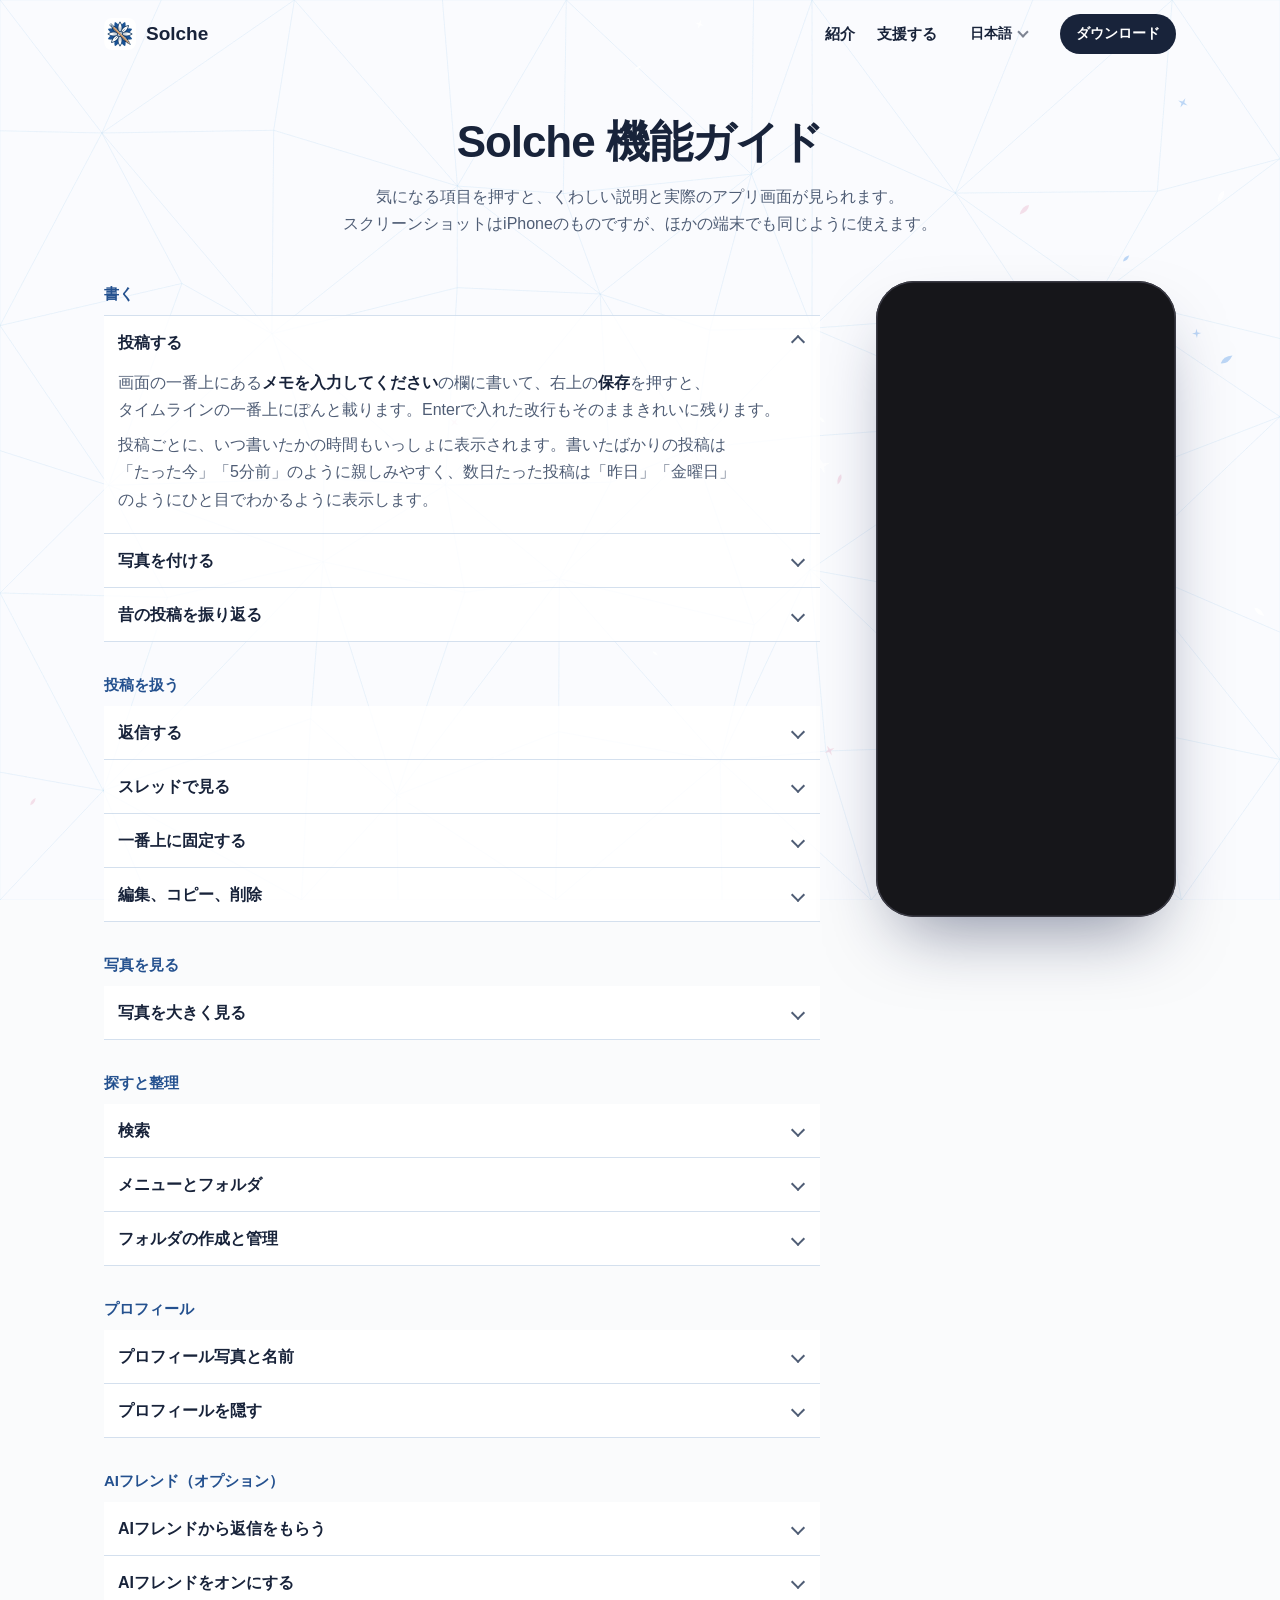
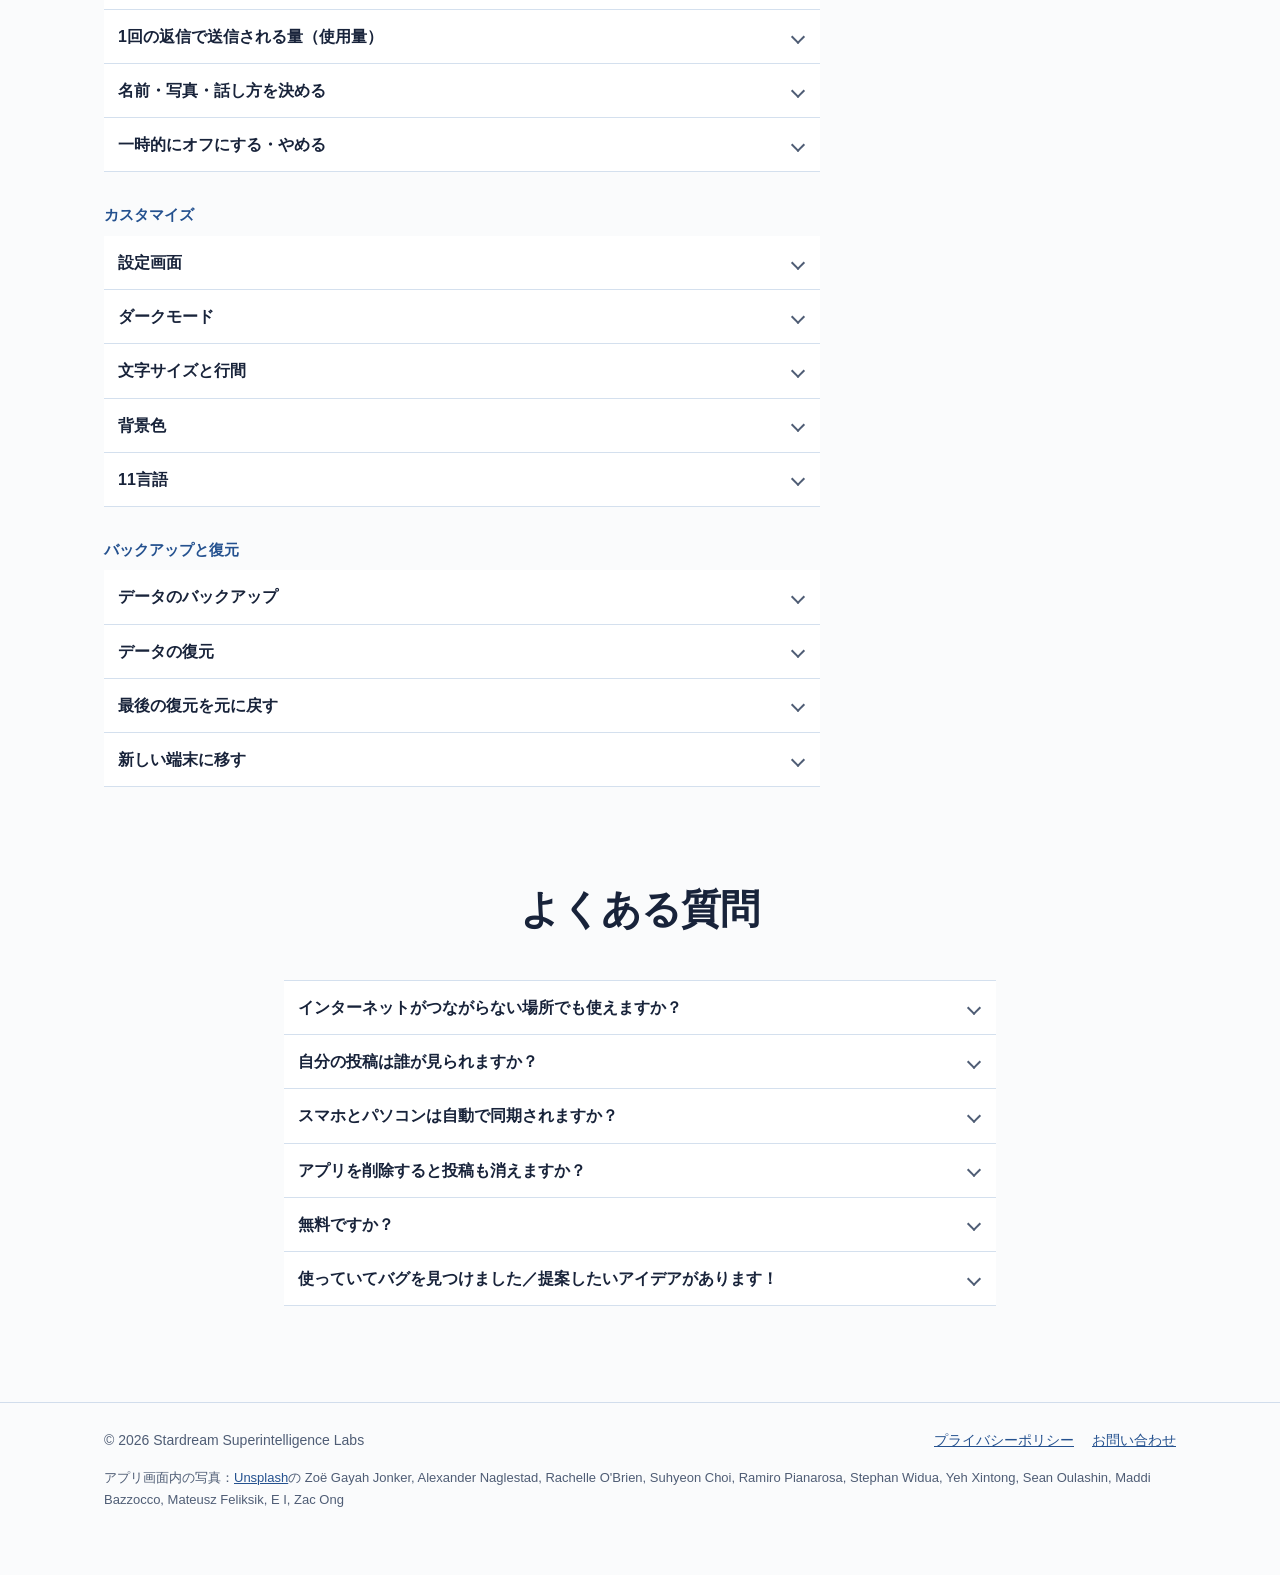
<file: ja/guide/index.html>
<!doctype html>
<html lang="ja">
<head>
<meta charset="utf-8">
<meta name="viewport" content="width=device-width, initial-scale=1">
<title>Solche 機能ガイド</title>
<meta name="description" content="Solcheのすべての機能を、実際の画面といっしょに説明します。">
<link rel="canonical" href="https://stardream-solche.github.io/ja/guide/">
<link rel="alternate" hreflang="en" href="https://stardream-solche.github.io/guide/">
<link rel="alternate" hreflang="ko" href="https://stardream-solche.github.io/ko/guide/">
<link rel="alternate" hreflang="ja" href="https://stardream-solche.github.io/ja/guide/">
<link rel="alternate" hreflang="x-default" href="https://stardream-solche.github.io/guide/">
<meta property="og:type" content="website">
<meta property="og:url" content="https://stardream-solche.github.io/ja/guide/">
<meta property="og:site_name" content="Solche">
<meta property="og:title" content="Solche 機能ガイド">
<meta property="og:description" content="Solcheのすべての機能を、実際の画面といっしょに説明します。">
<meta property="og:image" content="https://stardream-solche.github.io/img/ja/og.jpg">
<meta property="og:image:width" content="1200">
<meta property="og:image:height" content="630">
<meta name="twitter:card" content="summary_large_image">
<link rel="icon" href="../../favicon.png">
<link rel="stylesheet" href="../../assets/site.css">
</head>
<body class="guide">
<canvas id="sky" aria-hidden="true"></canvas>

<header class="wrap nav">
  <a class="brand" href="../"><img src="../../img/icon.png" alt=""> Solche</a>
  <nav>
    <a href="../">紹介</a>
    <a class="nav-g" href="https://ko-fi.com/stardreamsuperintelligencelabs">支援する</a>
    <details class="lang"><summary aria-label="Language">日本語</summary><div><a href="../../guide/" data-lang="en" lang="en">English</a><a href="../../ko/guide/" data-lang="ko" lang="ko">한국어</a><a href="../../ja/guide/" data-lang="ja" lang="ja" aria-current="true">日本語</a></div></details>
    <a class="btn small" href="../#download">ダウンロード</a>
  </nav>
</header>

<main>
  <section id="features">
    <div class="wrap">
      <div class="head">
        <h1>Solche 機能ガイド</h1>
        <p>気になる項目を押すと、くわしい説明と実際のアプリ画面が見られます。スクリーンショットはiPhoneのものですが、ほかの端末でも同じように使えます。</p>
      </div>
      <div class="feat">
        <div class="feat-list">
          <h3>書く</h3>
          <details name="feat" open data-img="tl-light">
            <summary>投稿する</summary>
            <div class="body">
              <p>画面の一番上にある<b>メモを入力してください</b>の欄に書いて、右上の<b>保存</b>を押すと、タイムラインの一番上にぽんと載ります。Enterで入れた改行もそのままきれいに残ります。</p>
              <p>投稿ごとに、いつ書いたかの時間もいっしょに表示されます。書いたばかりの投稿は「たった今」「5分前」のように親しみやすく、数日たった投稿は「昨日」「金曜日」のようにひと目でわかるように表示します。</p>
            </div>
          </details>
          <details name="feat" data-img="photos">
            <summary>写真を付ける</summary>
            <div class="body">
              <p>上部バーの写真アイコンを押して、写真を選んでみてください。一つの投稿に最大10枚まで入ります。文章なしで写真だけ載せても、ひとことを添えて残してもOKです。</p>
            </div>
          </details>
          <details name="feat" data-img="photos2">
            <summary>昔の投稿を振り返る</summary>
            <div class="body">
              <p>下へスクロールしていくと、昔書いた投稿が途切れることなく、するすると続けて読み込まれます。</p>
            </div>
          </details>

          <h3>投稿を扱う</h3>
          <details name="feat" data-img="reply">
            <summary>返信する</summary>
            <div class="body">
              <p>投稿の右側にある返信アイコン（曲がった矢印）を押すと、元の投稿を見ながら、そのすぐ下に考えを書き足せます。最初に書いた考えを続けたり、あとから後日談を残したりするのにぴったりです。</p>
            </div>
          </details>
          <details name="feat" data-img="thread">
            <summary>スレッドで見る</summary>
            <div class="body">
              <p>返信は元の投稿の下に縦線でまとめて表示されるので、考えがどう流れていったのかがひと目で読めます。もちろん、返信にさらに返信を付けることもできます！</p>
            </div>
          </details>
          <details name="feat" data-img="tl-flower">
            <summary>一番上に固定する</summary>
            <div class="body">
              <p>画びょうの形のボタンを押すと、その投稿がタイムラインの一番上に固定されます。もう一度押せば、いつでも固定を解除できます。</p>
              <p>固定した投稿がいくつもあるときは、好きな順番に並べ替えられます。スマホでは投稿を長押ししてドラッグ、パソコンではマウスでそのままドラッグすればOKです。</p>
            </div>
          </details>
          <details name="feat" data-img="edit">
            <summary>編集、コピー、削除</summary>
            <div class="body">
              <p>それぞれの投稿の右上に並んだ小さなボタンを使ってみてください。鉛筆は編集、重なった四角はテキストのコピー、ごみ箱は削除です。うっかり消してしまわないよう、削除のときはもう一度確認します。</p>
            </div>
          </details>

          <h3>写真を見る</h3>
          <details name="feat" data-img="viewer">
            <summary>写真を大きく見る</summary>
            <div class="body">
              <p>タイムラインに載せた写真をタップすると、画面いっぱいに大きく開きます。二本の指で拡大してじっくり見たり、横にスワイプして同じ投稿の写真を順番に眺めたりしてみてください。</p>
              <p>パソコンではキーボードの矢印キー（<kbd>←</kbd> <kbd>→</kbd>）で写真を送り、<kbd>Esc</kbd>キーひとつですぐに閉じられます。</p>
            </div>
          </details>

          <h3>探すと整理</h3>
          <details name="feat" data-img="search">
            <summary>検索</summary>
            <div class="body">
              <p>上部の虫めがねボタンを押して、覚えている単語を入力してみてください。その単語を含む投稿だけを選んで表示し、Xを押すと元のタイムラインに戻ります。</p>
            </div>
          </details>
          <details name="feat" data-img="drawer">
            <summary>メニューとフォルダ</summary>
            <div class="body">
              <p>左上の<b>メニュー（≡）</b>を開くと、自分で作ったフォルダの一覧と、それぞれに入っている投稿の数がひと目でわかります。フォルダを押すとすぐにそのフォルダのタイムラインに移動し、新しく書く投稿もそのフォルダにたまっていきます。</p>
            </div>
          </details>
          <details name="feat" data-img="folders">
            <summary>フォルダの作成と管理</summary>
            <div class="body">
              <p><b>フォルダ作成</b>で新しい部屋を作り、<b>フォルダ管理</b>でいつでも名前を変えたり整理したりできます。</p>
              <p>もしフォルダを削除しても、その中にあった大切な投稿は消えずに、基本フォルダへ安全に移動するのでご安心ください。（基本フォルダそのものは削除できません。）</p>
            </div>
          </details>

          <h3>プロフィール</h3>
          <details name="feat" data-img="profile">
            <summary>プロフィール写真と名前</summary>
            <div class="body">
              <p><b>メニュー → プロフィール編集</b>で、お気に入りのプロフィール写真と名前を設定してみてください。タイムラインのすべての投稿に、自分のプロフィールがいっしょに表示されます。</p>
            </div>
          </details>
          <details name="feat" data-img="noprofile">
            <summary>プロフィールを隠す</summary>
            <div class="body">
              <p><b>プロフィールアイコンの表示</b>のスイッチをオフにすると、丸いプロフィール部分が消えて、本文のスペースがぐっと広くなります。デスクトップでウィンドウを細くして使うときに、特におすすめの設定です！</p>
            </div>
          </details>

          <h3>AIフレンド（オプション）</h3>
          <details name="feat" data-img="ai-thread">
            <summary>AIフレンドから返信をもらう</summary>
            <div class="body">
              <p>AIフレンドをオンにしておくと、新しく投稿するたびに、その下にAIフレンドの返信が付きます。添付した写真も見て話してくれます。</p>
              <p>AIフレンドの返信にこちらが返信すると、会話が続きます。自分の投稿に自分で付けた返信には割り込みません。</p>
            </div>
          </details>
          <details name="feat" data-img="ai-key">
            <summary>AIフレンドをオンにする</summary>
            <div class="body">
              <p><b>設定 → AIフレンド</b>でAIサービス（Google Gemini または xAI Grok）を選び、ご自身で発行した<b>APIキー</b>を入力するとオンになります。キーの取得方法はキーの入力画面に順番に書いてあり、Googleのキーは無料で始められます。</p>
              <p>オンの間は、返信をもらうたびに、そのスレッドの投稿と写真、同じフォルダの最近の投稿の一部が、選んだAIサービスに送信され、そのサービスの方針に従って一定期間保管されることがあります。キーはこの端末にだけ保存され、バックアップファイルには含まれません。</p>
            </div>
          </details>
          <details name="feat" data-img="ai-thread">
            <summary>1回の返信で送信される量（使用量）</summary>
            <div class="body">
              <p>AIサービスは、やり取りした文章と写真の量（トークン）で使用量を計算します。AIフレンドは返信を1回もらうたびに、下の内容を最初から送り直します。</p>
              <p><b>いまのスレッド</b>：元の投稿からいま書いた投稿まで続く会話のすべて（いま書いた投稿の上50件まで）。文字数は短くしません。</p>
              <p><b>写真</b>：その会話に自分が載せた写真のうち、新しいものから4枚まで（JPG・PNG、1枚15MB以下）。</p>
              <p><b>同じフォルダの最近の投稿</b>：元の投稿を基準に最近の20件と、それに付いた返信。返信はいくつ付いていても別に数えません。投稿1件は300文字まで、全部合わせて6,000文字までを送り、超えた分は古い投稿から外します。</p>
              <p><b>指示文</b>：設定に書いた内容のすべて。</p>
              <p>そのため、1つの投稿の下で会話を長く続けるほど、1回に送る量が増えていきます。返信が50件たまった会話では、返信をもらうたびにその50件を送り直します。使用量を抑えたいときは、新しい話は新しい投稿で始め、写真は必要なときだけ付けてください。</p>
              <p>実際に使った量と料金は、選んだAIサービスの使用量の画面で確認できます。</p>
            </div>
          </details>
          <details name="feat" data-img="ai-friend">
            <summary>名前・写真・話し方を決める</summary>
            <div class="body">
              <p><b>設定 → AIフレンド</b>で丸い写真をタップしてプロフィール写真を選び、名前を付けてあげてください。<b>指示文</b>には、どんな話し方でどんな返信がほしいかを自由に書けます。</p>
            </div>
          </details>
          <details name="feat" data-img="ai-friend">
            <summary>一時的にオフにする・やめる</summary>
            <div class="body">
              <p><b>返信をもらう</b>のスイッチをオフにすると新しい返信は付かなくなり、すでに付いた返信はそのまま残ります。<b>APIキー</b>の<b>キーを削除</b>を押すと、それ以降は何も送信されません。</p>
              <p>AIフレンドの返信が不適切な場合は、その返信の旗のボタンから報告できます。</p>
            </div>
          </details>

          <h3>カスタマイズ</h3>
          <details name="feat" data-img="settings">
            <summary>設定画面</summary>
            <div class="body">
              <p>上部の歯車アイコンか、<b>メニュー → 設定</b>から入ると、文字サイズ、ダークモード、言語、背景色を好みに合わせて変えられ、データのバックアップ・復元もできます。</p>
            </div>
          </details>
          <details name="feat" data-img="tl-dark">
            <summary>ダークモード</summary>
            <div class="body">
              <p>上部バーの月の形のボタンを押すと落ち着いたダークモードに、太陽の形のボタンを押すと明るい昼の画面にすぐ切り替わります。</p>
            </div>
          </details>
          <details name="feat" data-img="fontsize">
            <summary>文字サイズと行間</summary>
            <div class="body">
              <p><b>文字サイズの調整</b>でスライダーを左右に動かして、いちばん読みやすい大きさを探してみてください。プレビューの文章で、すぐに雰囲気を確認できます。</p>
              <p>行間も<b>狭く</b>・<b>標準</b>・<b>広く</b>の3段階から選べます。</p>
            </div>
          </details>
          <details name="feat" data-img="bgcolor">
            <summary>背景色</summary>
            <div class="body">
              <p><b>背景色の調整</b>で、好きな色合いを直接選ぶか、R・G・Bの数値を入力してみてください。選んだ背景のトーンに合わせて、ボタンや名前の色も調和するように変わります。</p>
            </div>
          </details>
          <details name="feat" data-img="language">
            <summary>11言語</summary>
            <div class="body">
              <p>初めて起動すると端末の言語に自動で合わせ、設定の<b>言語の選択</b>で11言語の中からいつでも好きな言語に変えられます。</p>
              <p>English, 한국어, 日本語, 简体中文, 繁體中文, Español, Português, Français, Deutsch, Bahasa Indonesia, Русский</p>
            </div>
          </details>

          <h3>バックアップと復元</h3>
          <details name="feat" data-img="settings">
            <summary>データのバックアップ</summary>
            <div class="body">
              <p><b>設定 → データのバックアップ</b>を押すと、これまでに書いたすべての投稿、写真、フォルダ、設定がひとつのファイルにまとめて保存されます。保存場所も自分で選べます。アプリを削除したり機種変更したりする前に、忘れずにバックアップしてください！</p>
            </div>
          </details>
          <details name="feat" data-img="settings">
            <summary>データの復元</summary>
            <div class="body">
              <p><b>設定 → データの復元</b>で、保管しておいたバックアップファイルを選ぶと、そのときのタイムラインと設定にそのまま戻ります。いま端末にある内容はバックアップファイルの内容で上書きされるので、今の投稿も残したい場合は、復元の前に先にバックアップしておいてください。</p>
              <p>もし正しいSolcheのバックアップファイルでなければ、自動で復元を中止し、今のデータを安全に守ります。</p>
            </div>
          </details>
          <details name="feat" data-img="settings">
            <summary>最後の復元を元に戻す</summary>
            <div class="body">
              <p>復元を終えた直後は、設定画面に<b>最後の復元を元に戻す</b>ボタンが表示されます。もし古いバックアップファイルを間違えて選んでしまっても、慌てずに復元直前の状態へすぐ戻せます。</p>
            </div>
          </details>
          <details name="feat" data-img="about">
            <summary>新しい端末に移す</summary>
            <div class="body">
              <p>使っていた端末でバックアップファイルを作ったあと、メールやクラウドドライブ、USBなど好きな方法で新しい端末にファイルを移し、復元を押すだけで引っ越し完了です。</p>
              <p>端末のどの場所にデータが保存されているかは、<b>メニュー → このアプリについて</b>でそのまま確認できます。</p>
            </div>
          </details>
        </div>
        <div class="feat-slot" id="feat-slot">
          <div class="phone" id="feat-phone"><img id="feat-img" src="../../img/ja/tl-light.jpg" alt="Solcheの画面" width="900" height="1957"></div>
        </div>
      </div>
    </div>
  </section>

  <section id="faq">
    <div class="wrap narrow">
      <div class="head">
        <h2>よくある質問</h2>
      </div>
      <div class="feat-list">
        <details name="faq">
          <summary>インターネットがつながらない場所でも使えますか？</summary>
          <div class="body"><p>もちろんです！オプションのAIフレンドをオンにしない限り、Solcheはインターネットに一切接続しないアプリなので、飛行機の中や電波の届かない場所でも、いつもと同じように快適に使えます。（AIフレンドの返信だけはインターネットが必要です。）</p></div>
        </details>
        <details name="faq">
          <summary>自分の投稿は誰が見られますか？</summary>
          <div class="body"><p>見られるのは自分だけです。すべての投稿と写真は自分の端末の中に保存され、オプションのAIフレンドをオンにしない限り、端末の外に送信されることはありません。（AIフレンドをオンにすると、返信をもらう投稿と写真が、選んだAIサービスに送信されます。）アカウントそのものがないので、パスワードが漏れる心配もありません。</p></div>
        </details>
        <details name="faq">
          <summary>スマホとパソコンは自動で同期されますか？</summary>
          <div class="body"><p>いいえ。サーバーを置かない仕組みなので、端末間の自動同期には対応していません。その代わり、端末を移すときはバックアップファイルひとつで、写真や設定まで丸ごと移せます。</p></div>
        </details>
        <details name="faq">
          <summary>アプリを削除すると投稿も消えますか？</summary>
          <div class="body"><p>はい。すべてのデータはサーバーではなくアプリの中だけに保存されるため、アプリを削除すると投稿もいっしょに消えます。アプリを削除したり機種変更したりするときは、必ず先にバックアップファイルを作っておいてください！</p></div>
        </details>
        <details name="faq">
          <summary>無料ですか？</summary>
          <div class="body"><p>はい！最初から最後まで無料で、読む流れを邪魔する広告も一切ありません。</p></div>
        </details>
        <details name="faq">
          <summary>使っていてバグを見つけました／提案したいアイデアがあります！</summary>
          <div class="body"><p>いつでも大歓迎です！<a href="https://ko-fi.com/stardreamsuperintelligencelabs">Ko-fiページ</a>からお気軽にお知らせください。</p></div>
        </details>
      </div>

    </div>
  </section>

</main>

<footer>
  <div class="wrap">
    <span>© 2026 Stardream Superintelligence Labs</span>
    <span class="links">
      <a href="https://ko-fi.com/post/Privacy-Policy-for-Solche-X1Q321Q5OX">プライバシーポリシー</a>
      <a href="https://ko-fi.com/stardreamsuperintelligencelabs">お問い合わせ</a>
    </span>
    <p class="credit">アプリ画面内の写真：<a href="https://unsplash.com">Unsplash</a>の Zoë Gayah Jonker, Alexander Naglestad, Rachelle O'Brien, Suhyeon Choi, Ramiro Pianarosa, Stephan Widua, Yeh Xintong, Sean Oulashin, Maddi Bazzocco, Mateusz Feliksik, E I, Zac Ong</p>
  </div>
</footer>

<script>window.SOLCHE={"me": "自分", "now": "たった今", "pin": "固定", "pinned": "固定中", "reply": "返信", "replyPh": "返信を入力してください", "replyLabel": "返信入力", "save": "保存", "del": "削除", "screen": "の画面", "sample": "ただ書き出して、すっきり手放したい日もありますよね。返信も付けてみてください。", "focus": [[21.5, 16.3], [21.5, 39.8], [21.7, 36.0], [35.7, 49.6], null]};</script>
<script src="../../assets/site.js"></script>
</body>
</html>
</file>
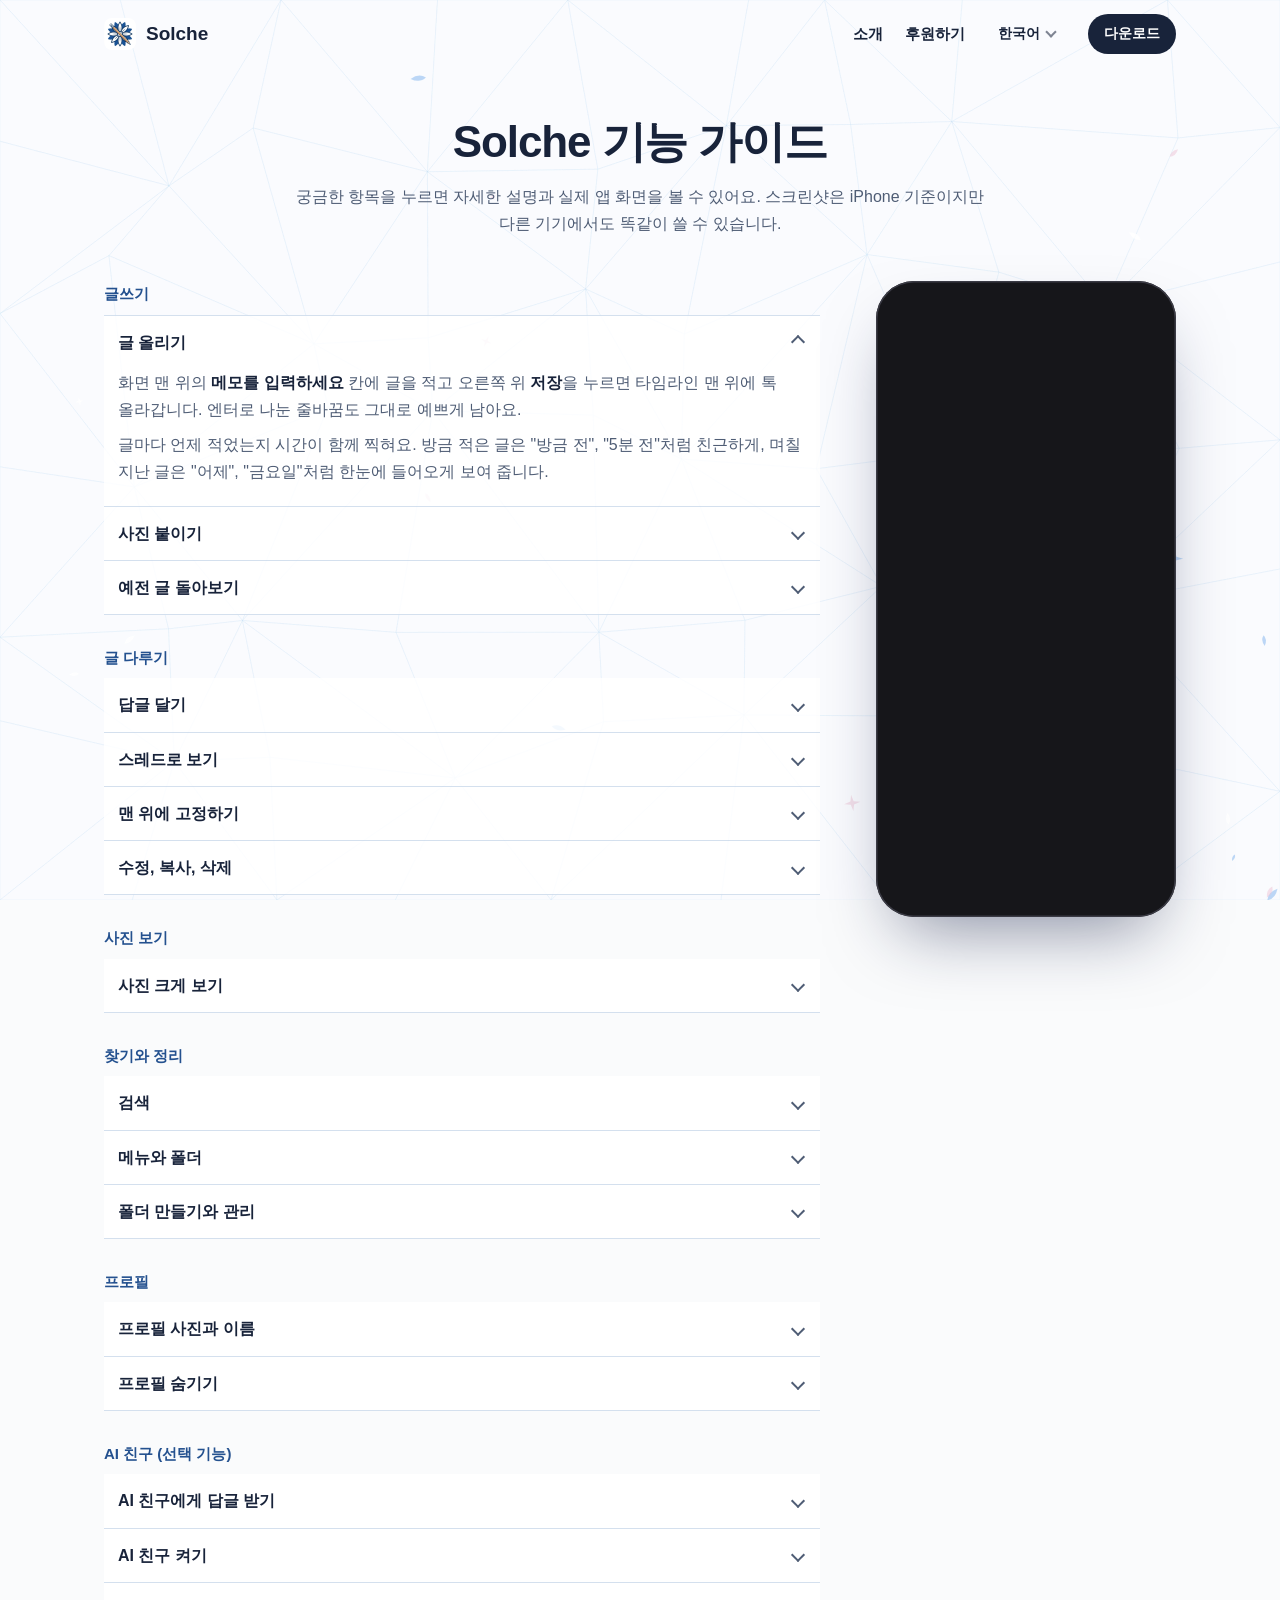
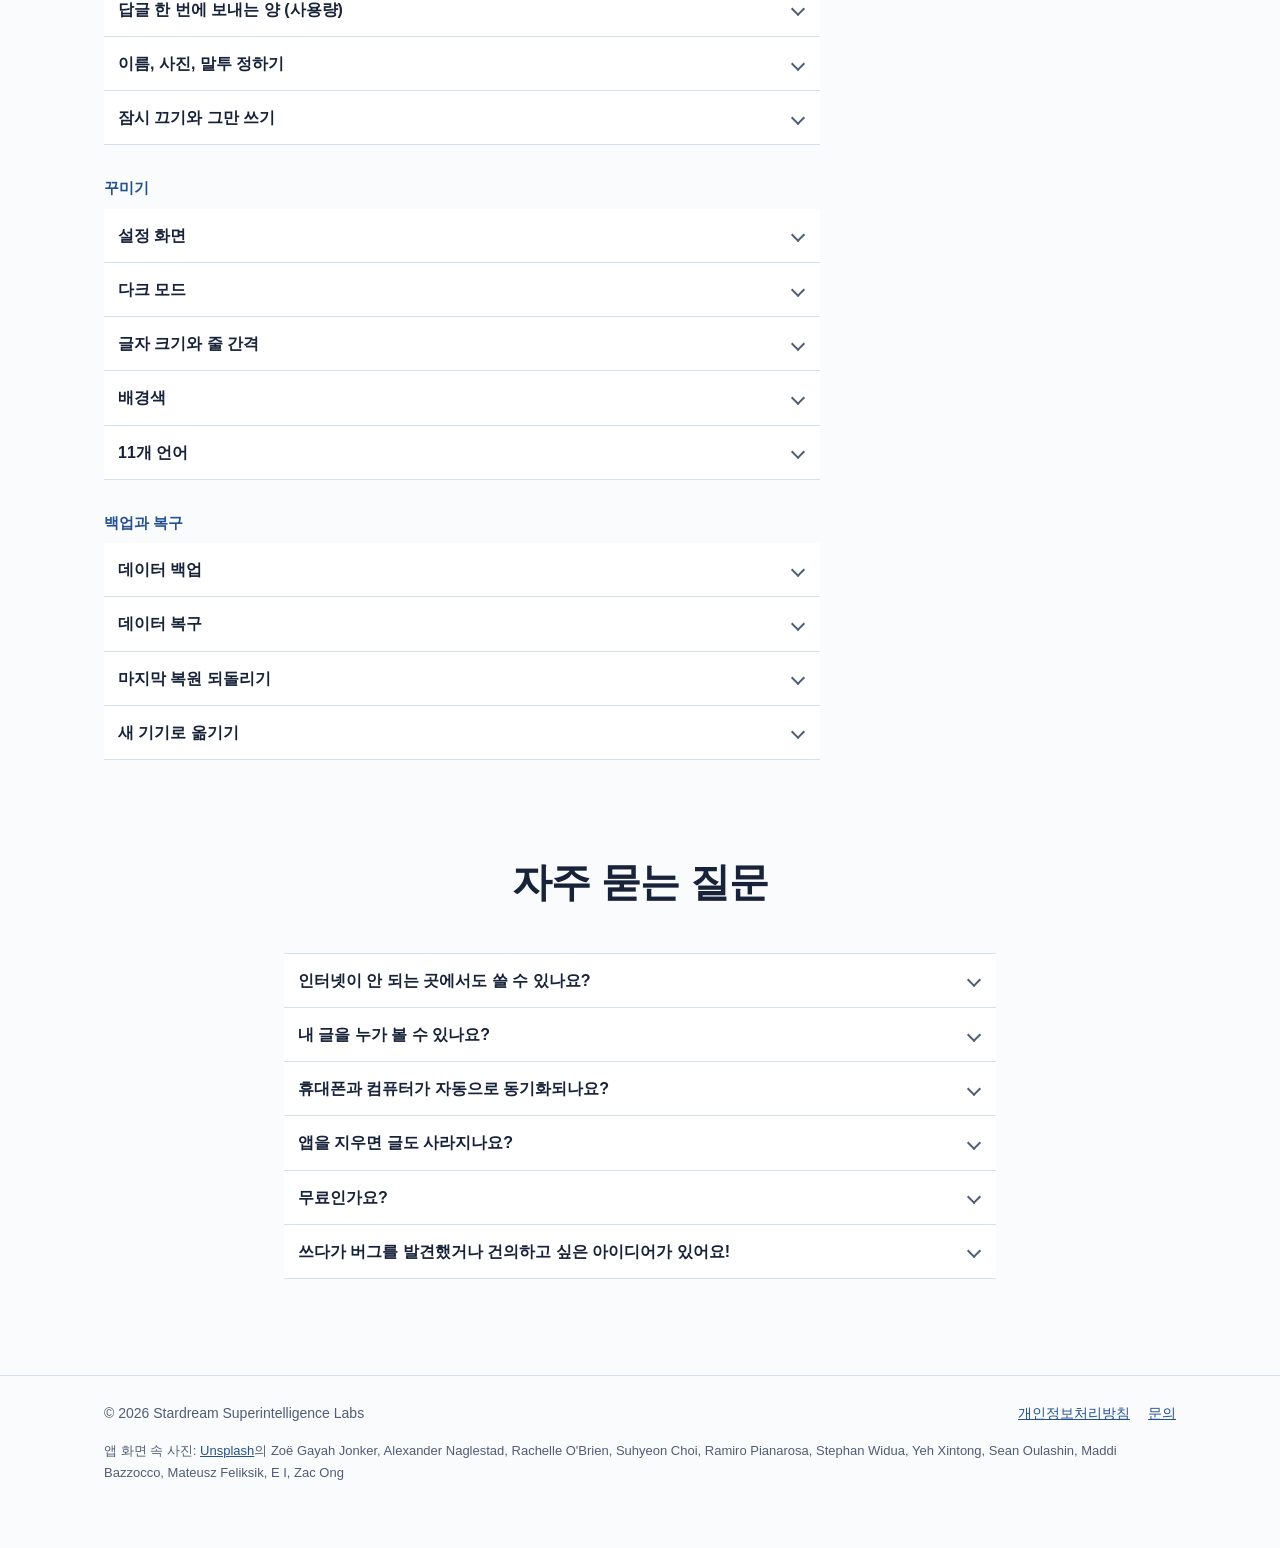
<file: ko/guide/index.html>
<!doctype html>
<html lang="ko">
<head>
<meta charset="utf-8">
<meta name="viewport" content="width=device-width, initial-scale=1">
<title>Solche 기능 가이드</title>
<meta name="description" content="Solche의 모든 기능을 실제 화면과 함께 설명해요.">
<link rel="canonical" href="https://stardream-solche.github.io/ko/guide/">
<link rel="alternate" hreflang="en" href="https://stardream-solche.github.io/guide/">
<link rel="alternate" hreflang="ko" href="https://stardream-solche.github.io/ko/guide/">
<link rel="alternate" hreflang="ja" href="https://stardream-solche.github.io/ja/guide/">
<link rel="alternate" hreflang="x-default" href="https://stardream-solche.github.io/guide/">
<meta property="og:type" content="website">
<meta property="og:url" content="https://stardream-solche.github.io/ko/guide/">
<meta property="og:site_name" content="Solche">
<meta property="og:title" content="Solche 기능 가이드">
<meta property="og:description" content="Solche의 모든 기능을 실제 화면과 함께 설명해요.">
<meta property="og:image" content="https://stardream-solche.github.io/img/ko/og.jpg">
<meta property="og:image:width" content="1200">
<meta property="og:image:height" content="630">
<meta name="twitter:card" content="summary_large_image">
<link rel="icon" href="../../favicon.png">
<link rel="stylesheet" href="../../assets/site.css">
</head>
<body class="guide">
<canvas id="sky" aria-hidden="true"></canvas>

<header class="wrap nav">
  <a class="brand" href="../"><img src="../../img/icon.png" alt=""> Solche</a>
  <nav>
    <a href="../">소개</a>
    <a class="nav-g" href="../#maker">후원하기</a>
    <details class="lang"><summary aria-label="Language">한국어</summary><div><a href="../../guide/" data-lang="en" lang="en">English</a><a href="../../ko/guide/" data-lang="ko" lang="ko" aria-current="true">한국어</a><a href="../../ja/guide/" data-lang="ja" lang="ja">日本語</a></div></details>
    <a class="btn small" href="../#download">다운로드</a>
  </nav>
</header>

<main>
  <section id="features">
    <div class="wrap">
      <div class="head">
        <h1>Solche 기능 가이드</h1>
        <p>궁금한 항목을 누르면 자세한 설명과 실제 앱 화면을 볼 수 있어요. 스크린샷은 iPhone 기준이지만 다른 기기에서도 똑같이 쓸 수 있습니다.</p>
      </div>
      <div class="feat">
        <div class="feat-list">
          <h3>글쓰기</h3>
          <details name="feat" open data-img="tl-light">
            <summary>글 올리기</summary>
            <div class="body">
              <p>화면 맨 위의 <b>메모를 입력하세요</b> 칸에 글을 적고 오른쪽 위 <b>저장</b>을 누르면 타임라인 맨 위에 톡 올라갑니다. 엔터로 나눈 줄바꿈도 그대로 예쁘게 남아요.</p>
              <p>글마다 언제 적었는지 시간이 함께 찍혀요. 방금 적은 글은 "방금 전", "5분 전"처럼 친근하게, 며칠 지난 글은 "어제", "금요일"처럼 한눈에 들어오게 보여 줍니다.</p>
            </div>
          </details>
          <details name="feat" data-img="photos">
            <summary>사진 붙이기</summary>
            <div class="body">
              <p>상단 바의 사진 아이콘을 눌러 사진을 골라 보세요. 글 하나에 최대 10장까지 거뜬히 들어갑니다. 글 없이 사진만 툭 올려도 좋고, 이야기와 함께 남겨도 좋아요.</p>
            </div>
          </details>
          <details name="feat" data-img="photos2">
            <summary>예전 글 돌아보기</summary>
            <div class="body">
              <p>스크롤을 쭉 내리면 예전에 적었던 글들이 끊김 없이 스르륵 이어서 불러와집니다.</p>
            </div>
          </details>

          <h3>글 다루기</h3>
          <details name="feat" data-img="reply">
            <summary>답글 달기</summary>
            <div class="body">
              <p>글 오른쪽의 답글 아이콘(굽은 화살표)을 누르면 원본 글을 보면서 바로 밑에 생각을 덧붙일 수 있어요. 처음 적은 생각을 이어 가거나 나중에 후기를 남길 때 딱이에요.</p>
            </div>
          </details>
          <details name="feat" data-img="thread">
            <summary>스레드로 보기</summary>
            <div class="body">
              <p>답글은 원래 글 아래에 세로선으로 나란히 묶여서, 생각이 어떻게 흘러갔는지 한눈에 읽힙니다. 물론 답글에 또 답글을 달 수도 있어요!</p>
            </div>
          </details>
          <details name="feat" data-img="tl-flower">
            <summary>맨 위에 고정하기</summary>
            <div class="body">
              <p>압정 모양 버튼을 콕 누르면 해당 글이 타임라인 꼭대기에 고정됩니다. 다시 한 번 누르면 언제든 고정이 풀려요.</p>
              <p>고정해 둔 글이 여러 개라면 원하는 순서로 줄을 세울 수도 있어요. 휴대폰에선 글을 꾹 눌러서 끌고, 컴퓨터에선 마우스로 바로 끌어다 놓으면 됩니다.</p>
            </div>
          </details>
          <details name="feat" data-img="edit">
            <summary>수정, 복사, 삭제</summary>
            <div class="body">
              <p>각 글 오른쪽 위에 나란히 있는 작은 버튼들을 써 보세요. 연필은 수정, 겹친 네모는 텍스트 복사, 휴지통은 삭제입니다. 실수로 지우지 않도록 삭제할 땐 한 번 더 물어봐요.</p>
            </div>
          </details>

          <h3>사진 보기</h3>
          <details name="feat" data-img="viewer">
            <summary>사진 크게 보기</summary>
            <div class="body">
              <p>타임라인에 올린 사진을 터치하면 화면 가득 시원하게 열려요. 두 손가락으로 확대해 자세히 보거나, 옆으로 넘겨 가며 같은 글에 묶인 사진들을 감상해 보세요.</p>
              <p>컴퓨터에서는 키보드 방향키(<kbd>←</kbd> <kbd>→</kbd>)로 편하게 사진을 넘기고, <kbd>Esc</kbd> 키 하나로 바로 닫을 수 있습니다.</p>
            </div>
          </details>

          <h3>찾기와 정리</h3>
          <details name="feat" data-img="search">
            <summary>검색</summary>
            <div class="body">
              <p>상단 돋보기 버튼을 누르고 기억나는 단어를 쳐 보세요. 그 단어가 담긴 글만 쏙 골라 보여 주고, X를 누르면 원래 타임라인으로 돌아옵니다.</p>
            </div>
          </details>
          <details name="feat" data-img="drawer">
            <summary>메뉴와 폴더</summary>
            <div class="body">
              <p>왼쪽 위 <b>메뉴(≡)</b>를 열면 내가 만든 폴더 목록과 각 폴더에 담긴 글 개수가 한눈에 보여요. 원하는 폴더를 누르면 바로 그 폴더의 타임라인으로 이동하고, 새로 쓰는 글도 그 폴더에 착착 쌓입니다.</p>
            </div>
          </details>
          <details name="feat" data-img="folders">
            <summary>폴더 만들기와 관리</summary>
            <div class="body">
              <p><b>폴더 생성</b>으로 새 방을 만들고, <b>폴더 관리</b>에서 언제든 이름을 고치거나 정리할 수 있어요.</p>
              <p>혹시 폴더를 지우더라도 그 안에 있던 소중한 글들은 날아가지 않고 기본 폴더로 안전하게 이사하니 걱정 마세요. (기본 폴더 자체는 지워지지 않아요.)</p>
            </div>
          </details>

          <h3>프로필</h3>
          <details name="feat" data-img="profile">
            <summary>프로필 사진과 이름</summary>
            <div class="body">
              <p><b>메뉴 → 프로필 수정</b>에서 내 마음에 드는 프로필 사진과 이름을 설정해 보세요. 타임라인의 모든 글에 내 프로필이 귀엽게 함께 표시됩니다.</p>
            </div>
          </details>
          <details name="feat" data-img="noprofile">
            <summary>프로필 숨기기</summary>
            <div class="body">
              <p><b>프로필 아이콘 표시</b> 스위치를 끄면 동그란 프로필 영역이 사라지면서 본문 영역이 훨씬 넓어져요. 데스크톱에서 창을 좁게 띄워 놓고 쓸 때 특히 추천하는 설정입니다!</p>
            </div>
          </details>

          <h3>AI 친구 (선택 기능)</h3>
          <details name="feat" data-img="ai-thread">
            <summary>AI 친구에게 답글 받기</summary>
            <div class="body">
              <p>AI 친구를 켜 두면 새 글을 올릴 때마다 그 아래에 AI 친구의 답글이 달려요. 함께 올린 사진도 보고 이야기해 줍니다.</p>
              <p>AI 친구의 답글에 내가 답글을 달면 대화가 이어져요. 내 글에 내가 단 답글에는 끼어들지 않습니다.</p>
            </div>
          </details>
          <details name="feat" data-img="ai-key">
            <summary>AI 친구 켜기</summary>
            <div class="body">
              <p><b>설정 → AI 친구</b>에서 AI 서비스(Google Gemini 또는 xAI Grok)를 고르고, 직접 발급받은 <b>API 키</b>를 넣으면 켜집니다. 키 받는 법은 키를 넣는 화면에 차례대로 적혀 있고, Google 키는 무료로 시작할 수 있어요.</p>
              <p>켜 두면 답글을 받을 때마다 그 글타래의 글과 사진, 같은 폴더의 최근 글 일부가 내가 고른 AI 서비스로 전송되고, 그 서비스의 정책에 따라 일정 기간 보관될 수 있습니다. 키는 이 기기에만 저장되고 백업 파일에는 들어가지 않아요.</p>
            </div>
          </details>
          <details name="feat" data-img="ai-thread">
            <summary>답글 한 번에 보내는 양 (사용량)</summary>
            <div class="body">
              <p>AI 서비스는 주고받은 글과 사진의 양(토큰)으로 사용량을 계산해요. AI 친구는 답글을 한 번 받을 때마다 아래 내용을 처음부터 다시 보냅니다.</p>
              <p><b>지금 글타래</b>: 원본 글부터 방금 쓴 글까지 이어진 대화 전부(방금 쓴 글 위로 50개까지). 글자 수는 줄이지 않아요.</p>
              <p><b>사진</b>: 그 대화에 내가 올린 사진 중 최근 4장까지(JPG·PNG, 한 장 15MB 이하).</p>
              <p><b>같은 폴더의 최근 글</b>: 원본 글 기준으로 최근 20개와 거기에 달린 답글. 답글은 몇 개가 달려도 따로 세지 않아요. 글 하나는 300자까지, 모두 합쳐 6,000자까지 보내고, 넘으면 오래된 글부터 뺍니다.</p>
              <p><b>지시문</b>: 설정에 적어 둔 내용 전부.</p>
              <p>그래서 한 글 아래에서 대화를 길게 이어 갈수록 한 번에 보내는 양이 계속 늘어나요. 답글이 50개 쌓인 대화라면 답글을 받을 때마다 그 50개를 다시 보냅니다. 사용량을 아끼려면 새 이야기는 새 글로 시작하고, 사진은 필요할 때만 붙여 주세요.</p>
              <p>실제로 쓴 양과 요금은 내가 고른 AI 서비스의 사용량 화면에서 볼 수 있어요.</p>
            </div>
          </details>
          <details name="feat" data-img="ai-friend">
            <summary>이름, 사진, 말투 정하기</summary>
            <div class="body">
              <p><b>설정 → AI 친구</b>에서 동그란 사진을 눌러 프로필 사진을 고르고 이름을 지어 주세요. <b>지시문</b>에는 어떤 말투로 어떤 답글을 받고 싶은지 자유롭게 적을 수 있어요.</p>
            </div>
          </details>
          <details name="feat" data-img="ai-friend">
            <summary>잠시 끄기와 그만 쓰기</summary>
            <div class="body">
              <p><b>답글 받기</b> 스위치를 끄면 새 답글이 달리지 않고, 이미 달린 답글은 그대로 남아요. <b>API 키</b>에서 <b>키 지우기</b>를 누르면 그 뒤로는 아무것도 전송되지 않습니다.</p>
              <p>AI 친구의 답글이 부적절하다면 그 답글의 깃발 버튼으로 신고할 수 있어요.</p>
            </div>
          </details>

          <h3>꾸미기</h3>
          <details name="feat" data-img="settings">
            <summary>설정 화면</summary>
            <div class="body">
              <p>상단 톱니바퀴 아이콘이나 <b>메뉴 → 설정</b>으로 들어가면 글자 크기, 다크 모드, 언어, 배경색을 내 취향대로 바꾸고 데이터 백업·복구까지 챙길 수 있습니다.</p>
            </div>
          </details>
          <details name="feat" data-img="tl-dark">
            <summary>다크 모드</summary>
            <div class="body">
              <p>상단 막대의 달 모양 버튼을 누르면 차분한 다크 모드로, 해 모양 버튼을 누르면 다시 환한 낮 화면으로 즉시 바뀝니다.</p>
            </div>
          </details>
          <details name="feat" data-img="fontsize">
            <summary>글자 크기와 줄 간격</summary>
            <div class="body">
              <p><b>글자 크기 조절</b>에서 슬라이더를 좌우로 밀어 내 눈에 가장 편안한 크기를 찾아보세요. 미리보기 문장으로 느낌을 즉시 확인할 수 있어요.</p>
              <p>줄 간격도 <b>좁게</b>, <b>보통</b>, <b>넓게</b> 세 단계 중에서 고를 수 있어요.</p>
            </div>
          </details>
          <details name="feat" data-img="bgcolor">
            <summary>배경색</summary>
            <div class="body">
              <p><b>배경색 조절</b>에서 마음에 드는 색감을 직접 찍거나 R·G·B 숫자를 입력해 보세요. 내가 고른 배경 톤에 맞춰 버튼과 이름 색상까지 조화롭게 맞춰집니다.</p>
            </div>
          </details>
          <details name="feat" data-img="language">
            <summary>11개 언어</summary>
            <div class="body">
              <p>처음 실행하면 기기 언어를 알아서 따라가고, 설정의 <b>언어 선택</b>에서 11개 언어 중 원하는 언어로 언제든 바꿀 수 있어요.</p>
              <p>English, 한국어, 日本語, 简体中文, 繁體中文, Español, Português, Français, Deutsch, Bahasa Indonesia, Русский</p>
            </div>
          </details>

          <h3>백업과 복구</h3>
          <details name="feat" data-img="settings">
            <summary>데이터 백업</summary>
            <div class="body">
              <p><b>설정 → 데이터 백업</b>을 누르면 지금까지 쓴 모든 글, 사진, 폴더, 설정값이 파일 하나로 깔끔하게 묶여 저장됩니다. 저장할 위치도 직접 고를 수 있어요. 앱을 지우거나 기기를 바꾸기 전엔 잊지 말고 꼭 백업해 주세요!</p>
            </div>
          </details>
          <details name="feat" data-img="settings">
            <summary>데이터 복구</summary>
            <div class="body">
              <p><b>설정 → 데이터 복구</b>에서 보관해 둔 백업 파일을 선택하면 그 시절의 타임라인과 설정으로 그대로 돌아갑니다. 현재 기기에 있던 내용은 백업 파일 내용으로 덮어써지니, 지금 글도 남기고 싶다면 복구 전에 먼저 백업해 두세요.</p>
              <p>만약 정상적인 Solche 백업 파일이 아니면 알아서 복구를 멈추고 기존 데이터를 안전하게 지킵니다.</p>
            </div>
          </details>
          <details name="feat" data-img="settings">
            <summary>마지막 복원 되돌리기</summary>
            <div class="body">
              <p>복구를 마친 직후에는 설정 화면에 <b>마지막 복원 되돌리기</b> 버튼이 생겨요. 혹시 옛날 백업 파일을 잘못 골랐더라도 당황하지 않고 복구 직전 상태로 단숨에 되돌릴 수 있습니다.</p>
            </div>
          </details>
          <details name="feat" data-img="about">
            <summary>새 기기로 옮기기</summary>
            <div class="body">
              <p>쓰던 기기에서 백업 파일을 만든 뒤, 메일이나 클라우드 드라이브, USB 등 편한 방법으로 새 기기에 파일을 옮겨서 복구만 누르면 이사 끝입니다.</p>
              <p>내 기기 속 어느 경로에 데이터가 저장되고 있는지는 <b>메뉴 → 이 앱에 관하여</b>에서 투명하게 확인하실 수 있어요.</p>
            </div>
          </details>
        </div>
        <div class="feat-slot" id="feat-slot">
          <div class="phone" id="feat-phone"><img id="feat-img" src="../../img/ko/tl-light.jpg" alt="Solche 화면" width="900" height="1957"></div>
        </div>
      </div>
    </div>
  </section>

  <section id="faq">
    <div class="wrap narrow">
      <div class="head">
        <h2>자주 묻는 질문</h2>
      </div>
      <div class="feat-list">
        <details name="faq">
          <summary>인터넷이 안 되는 곳에서도 쓸 수 있나요?</summary>
          <div class="body"><p>물론이죠! Solche는 선택 기능인 AI 친구를 켜지 않으면 인터넷에 아예 연결하지 않는 앱이라, 비행기 안이나 데이터가 끊긴 곳에서도 평소와 똑같이 쾌적하게 쓸 수 있습니다. (AI 친구의 답글만 인터넷이 필요해요.)</p></div>
        </details>
        <details name="faq">
          <summary>내 글을 누가 볼 수 있나요?</summary>
          <div class="body"><p>오직 나 혼자만 볼 수 있습니다. 모든 글과 사진은 내 기기 안에 저장되고, 선택 기능인 AI 친구를 켜지 않는 한 기기 밖으로 전송되지 않거든요. (AI 친구를 켜면 답글을 받을 글과 사진이 내가 고른 AI 서비스로 전송됩니다.) 계정 자체가 없으니 비밀번호가 털릴 걱정도 없습니다.</p></div>
        </details>
        <details name="faq">
          <summary>휴대폰과 컴퓨터가 자동으로 동기화되나요?</summary>
          <div class="body"><p>아니요, 서버를 두지 않는 구조라 기기 간 자동 동기화는 지원하지 않습니다. 대신 기기를 옮기실 때는 백업 파일 하나로 사진과 설정까지 통째로 옮기실 수 있어요.</p></div>
        </details>
        <details name="faq">
          <summary>앱을 지우면 글도 사라지나요?</summary>
          <div class="body"><p>네, 모든 데이터가 서버가 아닌 앱 내부에만 저장되기 때문에 앱을 삭제하면 글도 함께 지워집니다. 앱을 지우거나 폰을 바꾸실 땐 꼭 먼저 백업 파일을 만들어 두세요!</p></div>
        </details>
        <details name="faq">
          <summary>무료인가요?</summary>
          <div class="body"><p>네! 처음부터 끝까지 무료이고, 글을 읽는 흐름을 방해하는 광고도 일절 없습니다.</p></div>
        </details>
        <details name="faq">
          <summary>쓰다가 버그를 발견했거나 건의하고 싶은 아이디어가 있어요!</summary>
          <div class="body"><p>언제든 환영입니다! <a href="https://ko-fi.com/stardreamsuperintelligencelabs">Ko-fi 페이지</a>를 통해 편하게 말씀해 주세요.</p></div>
        </details>
      </div>

    </div>
  </section>

</main>

<footer>
  <div class="wrap">
    <span>© 2026 Stardream Superintelligence Labs</span>
    <span class="links">
      <a href="https://ko-fi.com/post/Privacy-Policy-for-Solche-X1Q321Q5OX">개인정보처리방침</a>
      <a href="https://ko-fi.com/stardreamsuperintelligencelabs">문의</a>
    </span>
    <p class="credit">앱 화면 속 사진: <a href="https://unsplash.com">Unsplash</a>의 Zoë Gayah Jonker, Alexander Naglestad, Rachelle O'Brien, Suhyeon Choi, Ramiro Pianarosa, Stephan Widua, Yeh Xintong, Sean Oulashin, Maddi Bazzocco, Mateusz Feliksik, E I, Zac Ong</p>
  </div>
</footer>

<script>window.SOLCHE={"me": "나", "now": "방금 전", "pin": "고정", "pinned": "고정됨", "reply": "답글", "replyPh": "답글을 입력하세요", "replyLabel": "답글 입력", "save": "저장", "del": "삭제", "screen": " 화면", "sample": "어떤 날은 그냥 적어 두고 털어 버리는 게 필요해요. 답글도 달아 보세요.", "focus": [[21.5, 16.7], [24.5, 40.0], [22.4, 33.7], [33.9, 45.1], null]};</script>
<script src="../../assets/site.js"></script>
</body>
</html>
</file>
<file: assets/site.css>
:root {
  color-scheme: light;
  --ink: #18233a;
  --soft: #4f5d75;
  --blue: #24518f;
  --line: rgba(130, 165, 205, .34);
  --panel: rgba(255, 255, 255, .84);
  --sans: -apple-system, BlinkMacSystemFont, "Apple SD Gothic Neo", "Malgun Gothic", "Noto Sans KR", sans-serif;
  --serif: "AppleMyungjo", "Noto Serif KR", "Nanum Myeongjo", "Batang", serif;
}
* { box-sizing: border-box; }
html { scroll-behavior: smooth; scroll-padding-top: 24px; }
body {
  margin: 0;
  font-family: var(--sans);
  color: var(--ink);
  background: #fafbfc;
  line-height: 1.7;
  word-break: keep-all;
  overflow-wrap: break-word;
  -webkit-font-smoothing: antialiased;
  overflow-x: hidden;
}
img { display: block; max-width: 100%; height: auto; }
a { color: var(--blue); }
:focus-visible { outline: 2px solid var(--blue); outline-offset: 2px; }
#sky { position: fixed; inset: 0; width: 100vw; height: 100vh; pointer-events: none; z-index: 0; }
header, main, footer { position: relative; z-index: 1; }
.wrap { max-width: 1120px; margin: 0 auto; padding: 0 24px; }
.wrap.narrow { max-width: 760px; }

.btn { display: inline-block; padding: 14px 28px; border-radius: 999px; border: 0; background: var(--ink); color: #fff; font: inherit; font-weight: 700; text-decoration: none; cursor: pointer; transition: transform .2s, background .2s; }
.btn:hover { transform: translateY(-2px); background: var(--blue); }
.btn.small { padding: 8px 16px; font-size: 14px; }
.btn.light { background: #fff; color: var(--ink); }
.btn.light:hover { background: #dfe8ff; }

.nav { display: flex; align-items: center; justify-content: space-between; height: 68px; }
.nav nav { display: flex; align-items: center; gap: 22px; font-size: 15px; font-weight: 600; }
.nav nav a:not(.btn) { color: var(--ink); text-decoration: none; }
.nav nav a:not(.btn):hover { color: var(--blue); }
.brand { display: flex; align-items: center; gap: 10px; font-size: 19px; font-weight: 800; color: inherit; text-decoration: none; }
.brand img { width: 32px; height: 32px; border-radius: 8px; }

/* 첫 화면 */
.stage { position: relative; max-width: 1020px; margin: 10px auto 0; padding-bottom: 52px; }
.win { width: 84%; border-radius: 12px; overflow: hidden; background: #fff; box-shadow: 0 40px 90px -30px rgba(30, 50, 100, .4), 0 0 0 1px rgba(30, 40, 80, .08); }
.win .bar { height: 32px; display: flex; align-items: center; gap: 7px; padding: 0 12px; background: linear-gradient(#f5f6f9, #eceef3); border-bottom: 1px solid rgba(0, 0, 0, .06); }
.win .bar i { width: 11px; height: 11px; border-radius: 50%; flex: none; }
.win .bar i:nth-child(1) { background: #ff5f57; }
.win .bar i:nth-child(2) { background: #febc2e; }
.win .bar i:nth-child(3) { background: #28c840; }
.win .bar span { flex: 1; text-align: center; font-size: 12.5px; font-weight: 600; color: #777b88; margin-right: 50px; }
.win .shot { aspect-ratio: 16 / 9.4; overflow: hidden; }
.win .shot img { width: 100%; }

.phone { position: relative; padding: 7px; background: #16161a; border-radius: 38px; box-shadow: 0 34px 70px -24px rgba(20, 30, 70, .5), inset 0 0 0 1.5px #3a3a44; }
.phone img { width: 100%; aspect-ratio: 600 / 1305; object-fit: cover; object-position: top; border-radius: 31px; }
.hero-phone { position: absolute; right: 0; bottom: 52px; width: 22%; }
.hero-phone img.dark { position: absolute; left: 7px; top: 7px; width: calc(100% - 14px); opacity: 0; transition: opacity .45s; }
.hero-phone.is-dark img.dark { opacity: 1; }
.mode { position: absolute; right: 0; bottom: 6px; width: 22%; display: flex; justify-content: center; gap: 4px; }
.mode button { border: 1px solid var(--line); background: rgba(255, 255, 255, .8); color: var(--soft); font: inherit; font-size: 14px; font-weight: 600; padding: 3px 16px; border-radius: 999px; cursor: pointer; }
.mode button.on { background: var(--ink); border-color: var(--ink); color: #fff; }

.intro { text-align: center; padding: 44px 0 20px; }
h1 { margin: 0; font-size: clamp(34px, 5.4vw, 62px); line-height: 1.2; letter-spacing: -.025em; font-weight: 800; }
h1 em { font-style: normal; color: var(--blue); }
.lead { max-width: 620px; margin: 22px auto 0; font-size: 18px; color: var(--soft); }
.cta { display: flex; flex-wrap: wrap; justify-content: center; align-items: center; gap: 14px 20px; margin-top: 28px; }
.cta span { text-align: left; font-size: 14.5px; line-height: 1.5; color: var(--soft); }

section { padding: 96px 0; }
.head { max-width: 720px; margin: 0 auto 44px; text-align: center; }
h2 { margin: 0; font-size: clamp(27px, 3.6vw, 40px); line-height: 1.32; letter-spacing: -.02em; font-weight: 800; text-wrap: balance; }
.head p { margin: 14px 0 0; color: var(--soft); }

/* 타임라인인 이유 */
.three { display: grid; grid-template-columns: repeat(3, 1fr); gap: 36px; }
.say small { display: block; color: var(--soft); font-size: 14px; font-weight: 600; }
.say b { display: block; margin: 6px 0 8px; font-size: 22px; letter-spacing: -.015em; line-height: 1.4; }
.say p { margin: 0; color: var(--soft); }
.say.solche small, .say.solche b { color: var(--blue); }

.try { position: relative; max-width: 680px; margin: 64px auto 0; padding: 20px 20px 16px; background: #fffbfb; border-radius: 6px; box-shadow: 0 24px 50px -24px rgba(30, 50, 100, .35), 0 0 0 1px rgba(30, 40, 80, .06); transform: rotate(-.5deg); }
.tape { position: absolute; left: 50%; top: -14px; width: 118px; height: 28px; margin-left: -59px; background: rgba(190, 214, 245, .62); transform: rotate(1.6deg); }
.try-top { margin-bottom: 12px; text-align: center; }
.try-top b { display: block; font-size: 18px; }
.try-top span { font-size: 14px; color: var(--soft); }
.try-form { display: flex; align-items: center; gap: 10px; padding-bottom: 12px; border-bottom: 1px solid #f1e6e6; }
.try-form input { flex: 1; min-width: 0; border: 0; background: #fff; padding: 10px 12px; border-radius: 8px; font: inherit; font-size: 16px; color: var(--ink); }
.try-form input:focus { outline: 2px solid rgba(36, 81, 143, .35); }
.ava { flex: none; width: 38px; height: 38px; border-radius: 50%; background: url("../img/ava.jpg") center / cover, #e7d9c7; }
.post { display: flex; gap: 10px; padding: 12px 0; border-bottom: 1px solid #f1e6e6; }
.post:last-child { border-bottom: 0; }
.post .main { flex: 1; min-width: 0; }
.post .meta { display: flex; align-items: center; gap: 6px; font-size: 14px; color: var(--soft); }
.post .meta b { color: var(--blue); }
.post .acts { margin-left: auto; display: flex; gap: 2px; }
.post .acts button { width: 30px; height: 30px; display: grid; place-items: center; border: 0; background: none; border-radius: 6px; color: var(--ink); cursor: pointer; }
.post .acts button:hover { background: #f4eaea; }
.post .acts svg { width: 17px; height: 17px; fill: currentColor; }
.post .text { margin: 2px 0 0; white-space: pre-wrap; overflow-wrap: anywhere; }
.post .pin-mark { color: var(--blue); font-weight: 600; font-size: 13px; }
.replies { margin-top: 6px; padding-left: 12px; border-left: 2px solid #e8dcdc; }
.replies .post { padding: 8px 0; border-bottom: 0; }
.reply-form { display: flex; gap: 8px; margin-top: 8px; }
.reply-form input { flex: 1; min-width: 0; border: 1px solid #eadfdf; background: #fff; padding: 7px 10px; border-radius: 8px; font: inherit; font-size: 16px; }

/* 쓰는 법 */
.scenes { display: grid; grid-template-columns: minmax(0, 340px) minmax(0, 1fr); gap: 72px; align-items: start; max-width: 960px; margin: 0 auto; }
.scene-phone { position: sticky; top: 7vh; display: flex; justify-content: center; }
#scene-phone { width: min(300px, 40vh); }
#scene-phone img { position: absolute; left: 7px; top: 7px; width: calc(100% - 14px); opacity: 0; transition: opacity .4s; }
#scene-phone img:first-child { position: relative; left: 0; top: 0; width: 100%; }
#scene-phone img.on { opacity: 1; }
.focus { position: absolute; left: -4%; right: -4%; border: 2px dashed var(--blue); border-radius: 14px; background: rgba(36, 81, 143, .06); transition: top .5s cubic-bezier(.22, 1, .36, 1), height .5s cubic-bezier(.22, 1, .36, 1), opacity .3s; }
.scene-text article { min-height: 76vh; display: flex; flex-direction: column; justify-content: center; opacity: .38; transition: opacity .35s; }
.scene-text article.on { opacity: 1; }
.scene-text small { color: var(--blue); font-size: 15px; font-weight: 700; }
.scene-text h3 { margin: 6px 0 12px; font-size: clamp(24px, 2.8vw, 32px); line-height: 1.35; letter-spacing: -.02em; }
.scene-text p { margin: 0 0 10px; color: var(--soft); font-size: 17px; }
.scene-text .aside { font-size: 15px; }
/* AI 친구 장면: 예시 프로필 다섯 개 */
.friends { display: grid; grid-template-columns: repeat(5, minmax(0, 58px)); gap: 14px; margin: 8px 0 18px; }
.friends figure { margin: 0; text-align: center; }
.friends img { display: block; width: 100%; height: auto; aspect-ratio: 1; border-radius: 50%; background: #fff; box-shadow: 0 0 0 1px var(--line), 0 6px 14px -8px rgba(20, 30, 70, .35); }
.friends figcaption { margin-top: 6px; color: var(--soft); font-size: 13px; line-height: 1.3; }
.phone.inline { display: none; }
/* 첫 장면: 휴대폰 대신 컴퓨터 화면 한쪽에 좁게 띄운 창 */
#scene-phone { transition: opacity .4s; }
.scene-phone.is-desk #scene-phone { opacity: 0; }
.desk { width: min(340px, 100%); }
.desk.stage { position: absolute; left: 50%; top: 50%; transform: translate(-50%, -50%); opacity: 0; pointer-events: none; transition: opacity .4s; }
.scene-phone.is-desk .desk.stage { opacity: 1; }
.desk.inline { display: none; }
.desk { position: relative; }
.desk-work { position: absolute; left: 0; top: 38px; width: 58%; height: 78%; padding-bottom: 10px; background: #fff; border: 1px solid var(--line); border-radius: 10px; box-shadow: 0 18px 40px -22px rgba(20, 30, 70, .35); overflow: hidden; }
.desk-work i { display: block; height: 7px; margin: 12px 14px 0; border-radius: 4px; background: #e6ebf2; }
.desk-work i:nth-of-type(3n) { width: 55%; }
.desk-work i:nth-of-type(4) { height: 60px; background: #eef2f7; }
.desk-win { position: relative; width: 68%; margin-left: auto; background: #fff; border: 1px solid #d5dbe5; border-radius: 10px; box-shadow: 0 34px 70px -24px rgba(20, 30, 70, .5); overflow: hidden; }
.desk-bar { display: flex; align-items: center; gap: 5px; height: 22px; padding: 0 9px; background: #f1f3f6; border-bottom: 1px solid #e3e7ee; }
.desk-bar span { width: 8px; height: 8px; border-radius: 50%; background: #d3d8e0; }
.desk-bar b { flex: 1; margin-right: 26px; text-align: center; font-size: 10px; font-weight: 600; color: #8a93a3; }
.desk-shot { position: relative; }
.desk-shot img { display: block; width: 100%; height: auto; }
.desk-focus { position: absolute; left: 1.5%; right: 1.5%; top: 19.9%; height: 21.9%; border: 2px dashed var(--blue); border-radius: 8px; background: rgba(36, 81, 143, .06); }

/* 모든 기능 */
.feat { display: grid; grid-template-columns: minmax(0, 1fr) 300px; gap: 56px; align-items: start; }
.feat-list h3 { margin: 30px 0 8px; font-size: 15px; color: var(--blue); }
.feat-list h3:first-child { margin-top: 0; }
details { background: var(--panel); border-bottom: 1px solid var(--line); }
details:first-of-type { border-top: 1px solid var(--line); }
summary { display: flex; align-items: center; justify-content: space-between; gap: 12px; padding: 13px 14px; font-weight: 700; cursor: pointer; list-style: none; }
summary::-webkit-details-marker { display: none; }
summary::after { content: ""; flex: none; width: 8px; height: 8px; margin-right: 3px; border-right: 2px solid var(--soft); border-bottom: 2px solid var(--soft); transform: rotate(45deg); transition: transform .2s; }
details[open] summary::after { transform: rotate(-135deg); }
.body { padding: 0 14px 12px; color: var(--soft); }
.body p { margin: 0 0 8px; }
.body b { color: var(--ink); }
.feat-slot { position: sticky; top: 7vh; }
#feat-phone { width: min(300px, 40vh); margin: 0 auto; }
kbd { display: inline-block; min-width: 1.6em; padding: 0 6px; border: 1px solid var(--line); border-radius: 6px; background: #fff; font: inherit; font-size: 14px; text-align: center; color: var(--ink); }
.soon { display: inline-block; padding: 0 8px; border: 1px solid currentColor; border-radius: 999px; font-size: 12px; font-weight: 700; color: var(--blue); }

#faq { padding-top: 0; }
#ideas { padding-top: 0; }
.guide h1 { font-size: clamp(30px, 4.4vw, 44px); }
.guide #features { padding-top: 48px; }
.brief { display: grid; grid-template-columns: repeat(3, 1fr); gap: 22px 36px; margin: 0; padding: 0; list-style: none; color: var(--soft); }
.brief b { display: block; font-size: 17px; color: var(--ink); }
.more { margin: 40px 0 0; text-align: center; }
.ideas { color: var(--soft); }
.ideas h3 { margin: 0 0 4px; font-size: 19px; color: var(--ink); }
.ideas p { margin: 0 0 8px; }
.ideas ul { margin: 0; padding-left: 20px; }
.ideas b { color: var(--ink); }

/* 프라이버시 */
#privacy { padding: 40px 0 0; }
#download { padding-bottom: 40px; }
#maker { padding-bottom: 110px; }
.panel { padding: 52px 48px; background: rgba(255, 255, 255, .9); border-radius: 22px; box-shadow: 0 30px 70px -36px rgba(20, 30, 70, .5); text-align: center; }
.panel .sub { max-width: 560px; margin: 14px auto 36px; color: var(--soft); }
.four { display: grid; grid-template-columns: repeat(4, 1fr); gap: 24px; text-align: left; }
.four b { display: block; margin-bottom: 4px; font-size: 17px; }
.four span { color: var(--soft); font-size: 15px; }
.site-note { margin: 32px 0 0; font-size: 14px; color: var(--soft); }
.site-note + .site-note { margin-top: 10px; }

/* 다운로드 */
.plats { display: grid; grid-template-columns: repeat(4, 1fr); gap: 16px; }
.plats > div { display: flex; flex-direction: column; align-items: flex-start; gap: 4px; padding: 20px; background: var(--panel); border: 1px solid var(--line); border-radius: 14px; }
.plats b { font-size: 18px; }
.plats span { flex: 1; color: var(--soft); font-size: 15px; }
.plats a:not(.btn) { font-size: 15px; font-weight: 600; }
.plats .btn { margin-top: 6px; }
.plats em { font-style: normal; font-size: 14px; font-weight: 700; color: var(--blue); }

/* 만든 사람 */
.maker { display: grid; grid-template-columns: repeat(2, 1fr); gap: 16px; max-width: 720px; margin: 0 auto; }
.maker > div { display: flex; flex-direction: column; align-items: flex-start; gap: 4px; padding: 20px; background: var(--panel); border: 1px solid var(--line); border-radius: 14px; }
.maker b { font-size: 18px; }
.maker span { flex: 1; color: var(--soft); font-size: 15px; }
.maker .btn { margin-top: 6px; }
/* 한국어 페이지의 카카오페이·네이버페이 후원: 휴대폰은 버튼이 바로 송금 화면을 열고,
   마우스를 쓰는 컴퓨터는 버튼을 누르면 그 QR 하나만 보여 준다(site.js) */
.maker .qr + .btn { background: transparent; color: var(--ink); box-shadow: inset 0 0 0 1.5px var(--line); }
.maker .qr + .btn:hover { background: #dfe8ff; }
.maker .pay[aria-expanded="true"] { background: var(--blue); }
.maker .qr { display: flex; align-items: center; gap: 14px; margin-top: 6px; }
.maker .qr[hidden], .maker .qr img[hidden] { display: none; }
.maker .qr img { flex: none; box-sizing: border-box; width: 132px; height: 132px; padding: 5px; background: #fff; border: 1px solid var(--line); border-radius: 10px; }
.maker .qr p { margin: 0; font-size: 14px; color: var(--soft); }
.maker .qr p b { display: block; font-size: 15px; color: var(--ink); }
.maker em { margin-top: 6px; font-style: normal; font-size: 14px; font-weight: 700; color: var(--blue); }

footer { padding: 26px 0 64px; border-top: 1px solid var(--line); color: var(--soft); font-size: 14px; }
footer .wrap { display: flex; flex-wrap: wrap; justify-content: space-between; gap: 8px 20px; }
footer .links { display: flex; gap: 18px; }
.credit { flex-basis: 100%; margin: 6px 0 0; font-size: 13px; }

@media (max-width: 860px) {
  .nav nav { gap: 14px; white-space: nowrap; }
  .three { grid-template-columns: 1fr; gap: 26px; }
  .brief { grid-template-columns: repeat(2, 1fr); gap: 18px 20px; }
  .four { grid-template-columns: repeat(2, 1fr); }
  .panel { padding: 36px 22px; }
  .plats { grid-template-columns: repeat(2, 1fr); }
  section { padding: 68px 0; }
  .win { width: 92%; }
  .hero-phone, .mode { width: 26%; }
  .phone { border-radius: 26px; padding: 5px; }
  .phone img { border-radius: 22px; }
  .hero-phone img.dark { left: 5px; top: 5px; width: calc(100% - 10px); }
  .mode button { padding: 2px 10px; font-size: 13px; }
  .lead { font-size: 16px; }
  .scenes { display: block; }
  .scene-phone { display: none; }
  .scene-text article { min-height: 0; margin-bottom: 52px; opacity: 1; }
  .phone.inline { display: block; width: min(250px, 72%); margin: 18px auto 0; }
  .desk.inline { display: block; width: min(330px, 92%); margin: 18px auto 0; }
  .feat { display: block; }
  .feat-slot { position: static; display: none; }
  details #feat-phone { width: min(240px, 72%); margin: 8px auto 6px; }
  .four span { font-size: 14.5px; }
}
@media (max-width: 480px) {
  .four { grid-template-columns: 1fr; }
  .plats, .maker { grid-template-columns: 1fr; }
}
@media (prefers-reduced-motion: reduce) {
  html { scroll-behavior: auto; }
  *, *::before, *::after { transition-duration: .01ms !important; animation-duration: .01ms !important; }
}

/* 공간이 부족할 때만 덜 중요한 메뉴부터 숨긴다 */
@media (max-width: 610px) { .nav-c { display: none; } }
@media (max-width: 505px) { .nav-b { display: none; } }
@media (max-width: 409px) { .nav-a { display: none; } }
@media (max-width: 345px) { .nav-g { display: none; } }

/* ---------- 언어 메뉴 ---------- */
header.nav { z-index: 5; } /* 펼친 언어 메뉴가 아래 본문에 가려지지 않게 */
details.lang { position: relative; background: none; border: 0; font-size: 14px; }
details.lang summary { display: inline-flex; align-items: center; justify-content: flex-start; gap: 7px; padding: 7px 11px; border-radius: 999px; font-weight: 600; color: var(--ink); white-space: nowrap; }
details.lang summary::after { width: 6px; height: 6px; margin: -3px 0 0; border-color: currentColor; opacity: .55; transform: rotate(45deg); }
details.lang[open] summary::after { margin-top: 3px; transform: rotate(-135deg); }
details.lang summary:hover, details.lang[open] summary { background: rgba(36, 81, 143, .08); }
details.lang div { position: absolute; right: 0; top: calc(100% + 6px); z-index: 20; display: grid; min-width: 132px; padding: 6px; border-radius: 12px; background: #fff; box-shadow: 0 18px 40px -16px rgba(30, 50, 100, .45), 0 0 0 1px rgba(30, 40, 80, .08); }
details.lang div a { padding: 9px 12px; border-radius: 8px; color: var(--ink); text-decoration: none; font-weight: 500; }
details.lang div a:hover { background: rgba(36, 81, 143, .08); }
details.lang div a[aria-current] { font-weight: 700; color: var(--blue); }
/* 좁은 화면: 언어 메뉴가 들어갈 자리를 만들려고 기능 안내·후원 링크를 숨긴다(본문에 같은 버튼이 있다). */
@media (max-width: 480px) {
  .nav nav { gap: 6px; }
  .nav nav > a[href="guide/"], .nav .nav-g { display: none; }
  details.lang summary { padding: 7px 8px; }
}
</file>
